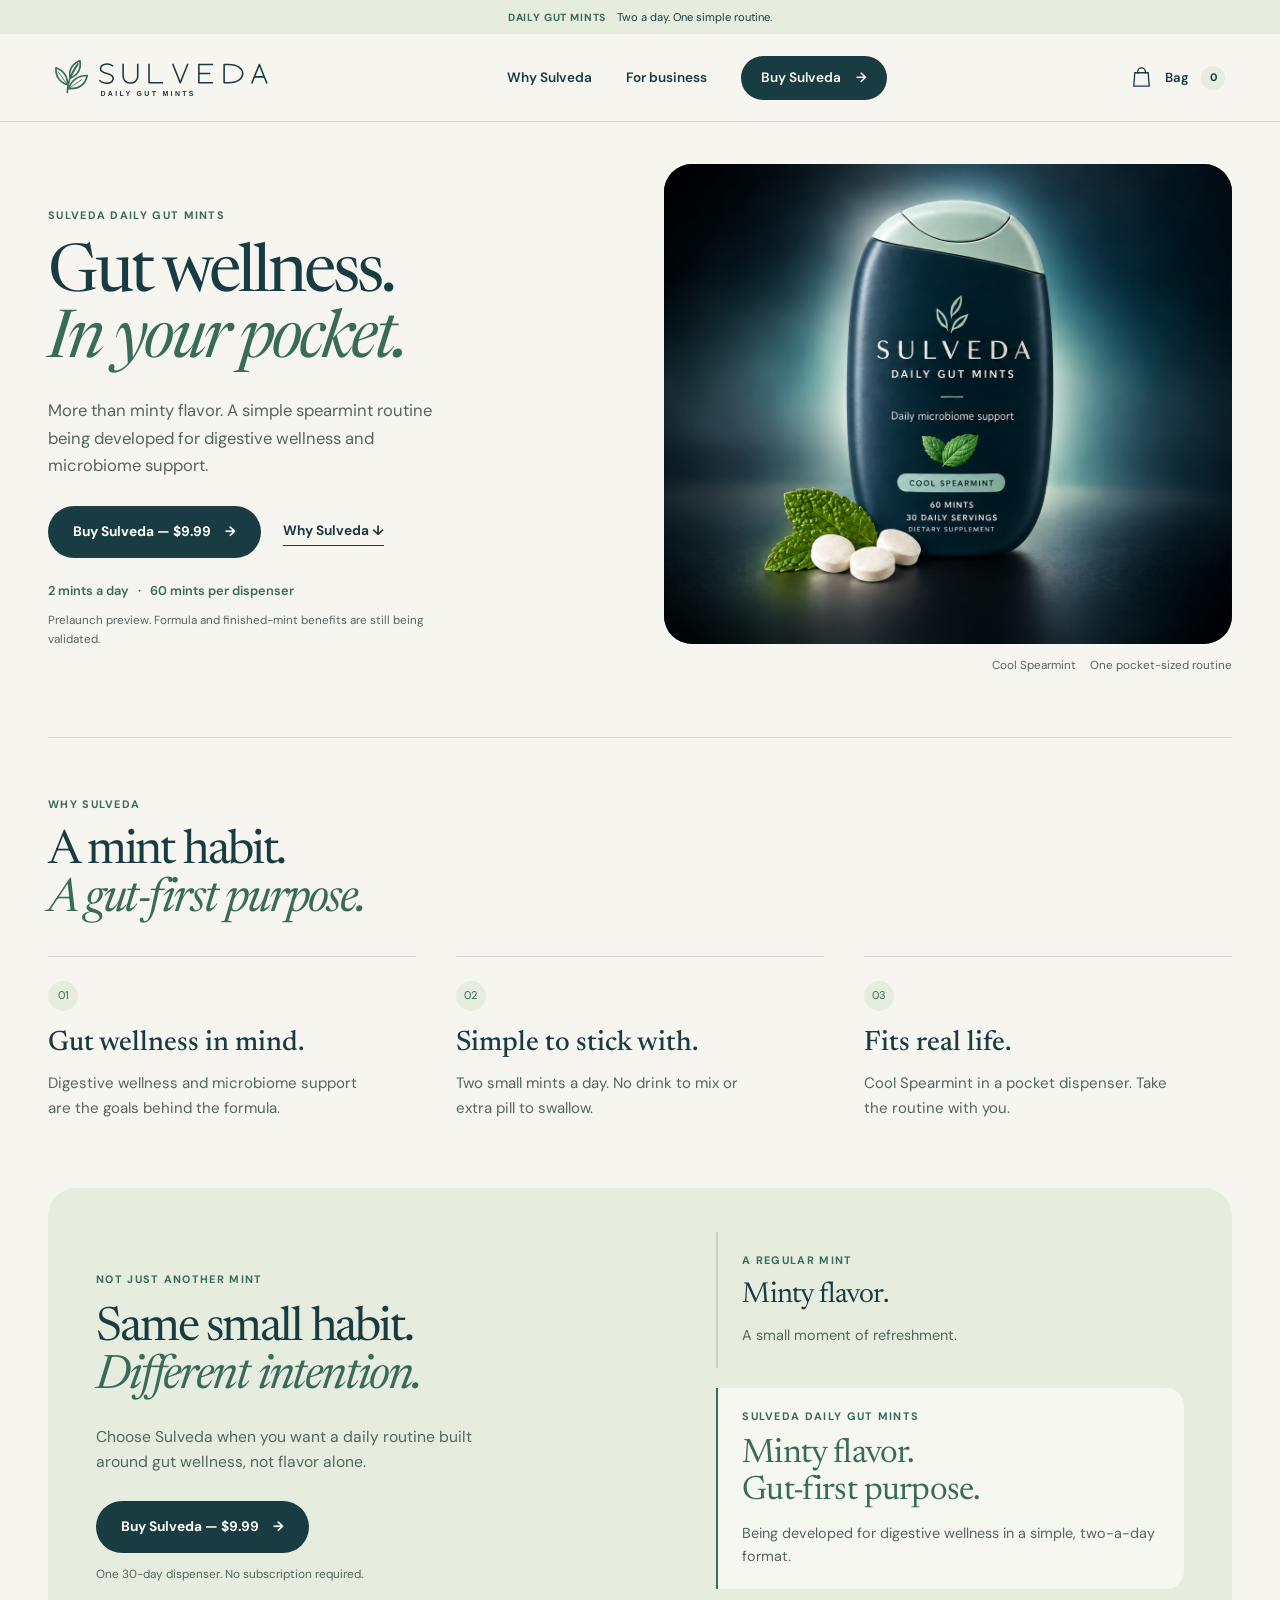
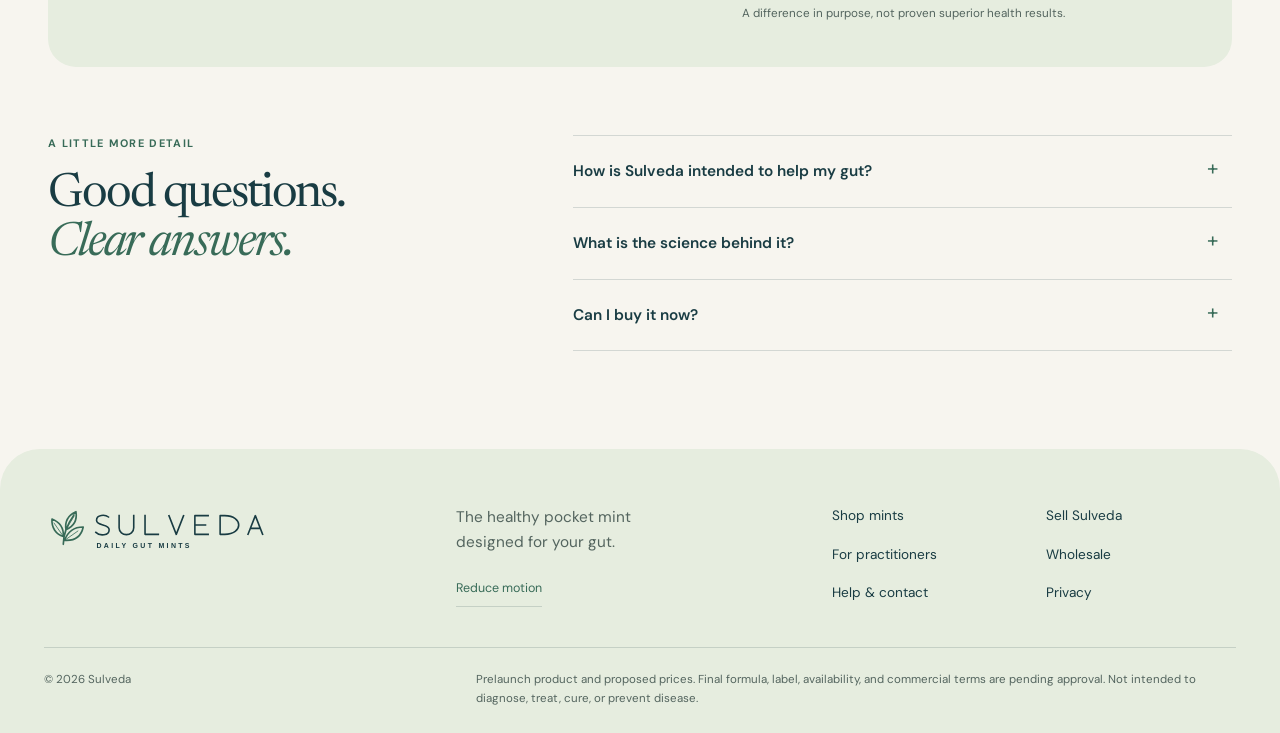
<file: index.html>
<!doctype html>
<html lang="en">
<head>
  <meta charset="utf-8"><meta name="viewport" content="width=device-width, initial-scale=1">
  <meta name="description" content="Meet Sulveda Daily Gut Mints: a pocket-sized, two-a-day spearmint routine being developed for digestive wellness. Choose your supply."><meta name="theme-color" content="#193c43">
  <meta property="og:type" content="website"><meta property="og:title" content="Sulveda | Gut Wellness. In Your Pocket."><meta property="og:description" content="More than minty flavor. A simple daily mint being developed with gut wellness in mind. Meet Sulveda and choose your supply."><meta property="og:image" content="https://sre-2025.github.io/sulveda-preview/assets/sulveda-daily-gut-mints-single.png">
  <title>Sulveda | Gut Wellness. In Your Pocket.</title><link rel="icon" href="assets/sulveda-mark.svg?v=20261022-flow" type="image/svg+xml">
  <link rel="preconnect" href="https://fonts.googleapis.com"><link rel="preconnect" href="https://fonts.gstatic.com" crossorigin><link href="https://fonts.googleapis.com/css2?family=DM+Sans:wght@400;500;600;700&amp;family=Newsreader:opsz,wght@6..72,400;6..72,500;6..72,600&amp;display=swap" rel="stylesheet">
  <link rel="stylesheet" href="styles.css?v=20261022"><link rel="stylesheet" href="storefront.css?v=20261023-review">
  <script src="commerce.js?v=20261023-annual" defer></script><script src="script.js?v=20261023-review" defer></script>
</head>
<body class="storefront home-focused" data-page="home">
<a class="skip-link" href="#main">Skip to content</a>
  <div class="announcement"><p><span>Daily Gut Mints</span> Two a day. One simple routine.</p></div>
  <header class="store-header">
    <a class="brand-logo" href="index.html" aria-label="Sulveda home"><img src="assets/sulveda-logo.svg?v=20261022-flow" alt="Sulveda Daily Gut Mints" width="334" height="72"></a>
    <nav aria-label="Primary navigation" class="store-nav"><a href="index.html#why">Why Sulveda</a><a href="wholesale.html">For business</a><a class="nav-buy" href="subscribe.html">Buy Sulveda <span aria-hidden="true">&rarr;</span></a></nav>
    <div class="store-header-actions"><a class="bag-link" href="cart.html" aria-label="Shopping bag"><svg viewBox="0 0 24 24" aria-hidden="true"><path d="M5 7h14l1 14H4L5 7Z M8 8V6a4 4 0 0 1 8 0v2"/></svg><span>Bag</span><b data-cart-count>0</b></a><button class="menu-button" type="button" aria-expanded="false" aria-controls="mobile-nav" data-menu-button><span></span><span></span><span class="sr-only">Open navigation</span></button></div>
    <nav class="mobile-nav" id="mobile-nav" aria-label="Mobile navigation" data-mobile-nav><a href="subscribe.html">Buy Sulveda</a><a href="index.html#why">Why Sulveda</a><a href="wholesale.html">Wholesale</a><a href="doctors.html">For practitioners</a><a href="support.html">Help &amp; contact</a></nav>
  </header>
  <main id="main">
    <section class="shopfront-hero benefits-hero">
      <div class="shopfront-copy"><p class="eyebrow">Sulveda Daily Gut Mints</p><h1>Gut wellness.<br><em>In your pocket.</em></h1><p class="shopfront-intro">More than minty flavor. A simple spearmint routine being developed for digestive wellness and microbiome support.</p><div class="benefit-hero-actions"><a class="button button-dark" href="subscribe.html">Buy Sulveda &mdash; $9.99 <span aria-hidden="true">&rarr;</span></a><a class="benefit-shop-link" href="#why">Why Sulveda &darr;</a></div><p class="home-serving">2 mints a day <span aria-hidden="true">&middot;</span> 60 mints per dispenser</p><p class="small-note home-prelaunch">Prelaunch preview. Formula and finished-mint benefits are still being validated.</p></div>
      <figure class="shopfront-bottle"><div class="product-stage" data-product-stage><img src="assets/sulveda-daily-gut-mints-single.png" alt="Sulveda Cool Spearmint Daily Gut Mints pocket dispenser" width="1536" height="1024" fetchpriority="high"></div><figcaption><span>Cool Spearmint</span><span>One pocket-sized routine</span></figcaption></figure>
    </section>
    <section class="home-benefits section-shell" id="why" aria-labelledby="benefits-title">
      <div class="benefit-section-heading"><p class="eyebrow">Why Sulveda</p><h2 id="benefits-title">A mint habit.<br><em>A gut-first purpose.</em></h2></div>
      <div class="benefit-goals"><article><span aria-hidden="true">01</span><h3>Gut wellness in mind.</h3><p>Digestive wellness and microbiome support are the goals behind the formula.</p></article><article><span aria-hidden="true">02</span><h3>Simple to stick with.</h3><p>Two small mints a day. No drink to mix or extra pill to swallow.</p></article><article><span aria-hidden="true">03</span><h3>Fits real life.</h3><p>Cool Spearmint in a pocket dispenser. Take the routine with you.</p></article></div>
    </section>
    <section class="home-difference section-shell" aria-labelledby="difference-title">
      <div class="home-difference-copy"><p class="eyebrow">Not just another mint</p><h2 id="difference-title">Same small habit.<br><em>Different intention.</em></h2><p>Choose Sulveda when you want a daily routine built around gut wellness, not flavor alone.</p><a class="button button-dark" href="subscribe.html">Buy Sulveda &mdash; $9.99 <span aria-hidden="true">&rarr;</span></a><p class="small-note">One 30-day dispenser. No subscription required.</p></div>
      <div class="home-mint-contrast" aria-label="How Sulveda differs from a regular mint"><article><p class="eyebrow">A regular mint</p><h3>Minty flavor.</h3><p>A small moment of refreshment.</p></article><article class="home-sulveda-choice"><p class="eyebrow">Sulveda Daily Gut Mints</p><h3>Minty flavor.<br>Gut-first purpose.</h3><p>Being developed for digestive wellness in a simple, two-a-day format.</p></article><p class="home-comparison-note">A difference in purpose, not proven superior health results.</p></div>
    </section>
    <section class="quick-answers benefit-faq section-shell" id="science"><div><p class="eyebrow">A little more detail</p><h2>Good questions.<br><em>Clear answers.</em></h2></div><div class="answer-list"><details><summary>How is Sulveda intended to help my gut?</summary><p>Your gut bacteria help with digestion. Sulveda is exploring targeted ingredients with microbiome support as the goal. Benefits of the finished mints have not yet been established. <a href="https://www.niddk.nih.gov/health-information/digestive-diseases/digestive-system-how-it-works" target="_blank" rel="noopener noreferrer">Learn about your gut and digestion &nearr;</a></p></details><details><summary>What is the science behind it?</summary><p>Sulveda is evaluating phages, which interact with specific bacteria. The final formula and delivery still need validation. <a href="https://pubmed.ncbi.nlm.nih.gov/30157383/" target="_blank" rel="noopener noreferrer">The PHAGE study &nearr;</a> tested a different oral preparation for safety and tolerability; it does not establish Sulveda’s benefits.</p></details><details><summary>Can I buy it now?</summary><p>This is a prelaunch preview. Choose a supply in the shop and prepare an order inquiry. Availability, payment, and shipping will be confirmed separately before purchase.</p></details></div></section>
  </main>
  <div class="mobile-buy-bar" data-context-buy-bar hidden><div><span>Daily Gut Mints</span><strong>$9.99 &middot; 60 mints</strong></div><a href="subscribe.html">Buy Sulveda &rarr;</a></div>
<footer class="store-footer">
    <div class="store-footer-top"><a class="footer-logo" href="index.html"><img src="assets/sulveda-logo.svg?v=20261022-flow" alt="Sulveda Daily Gut Mints" width="334" height="72"></a><div><p>The healthy pocket mint<br>designed for your gut.</p><button class="motion-toggle" type="button" data-motion-toggle aria-pressed="false" hidden>Reduce motion</button></div><nav aria-label="Footer navigation"><a href="subscribe.html">Shop mints</a><a href="partners.html">Sell Sulveda</a><a href="doctors.html">For practitioners</a><a href="wholesale.html">Wholesale</a><a href="support.html">Help &amp; contact</a><a href="support.html#privacy">Privacy</a></nav></div>
    <div class="store-footer-bottom"><p>&copy; <span data-year></span> Sulveda</p><p>Prelaunch product and proposed prices. Final formula, label, availability, and commercial terms are pending approval. Not intended to diagnose, treat, cure, or prevent disease.</p></div>
  </footer>
<script src="motion.js?v=20261023-home" defer></script>
<script src="experience.js?v=20261022-shopping" defer></script>
</body></html>
</file>
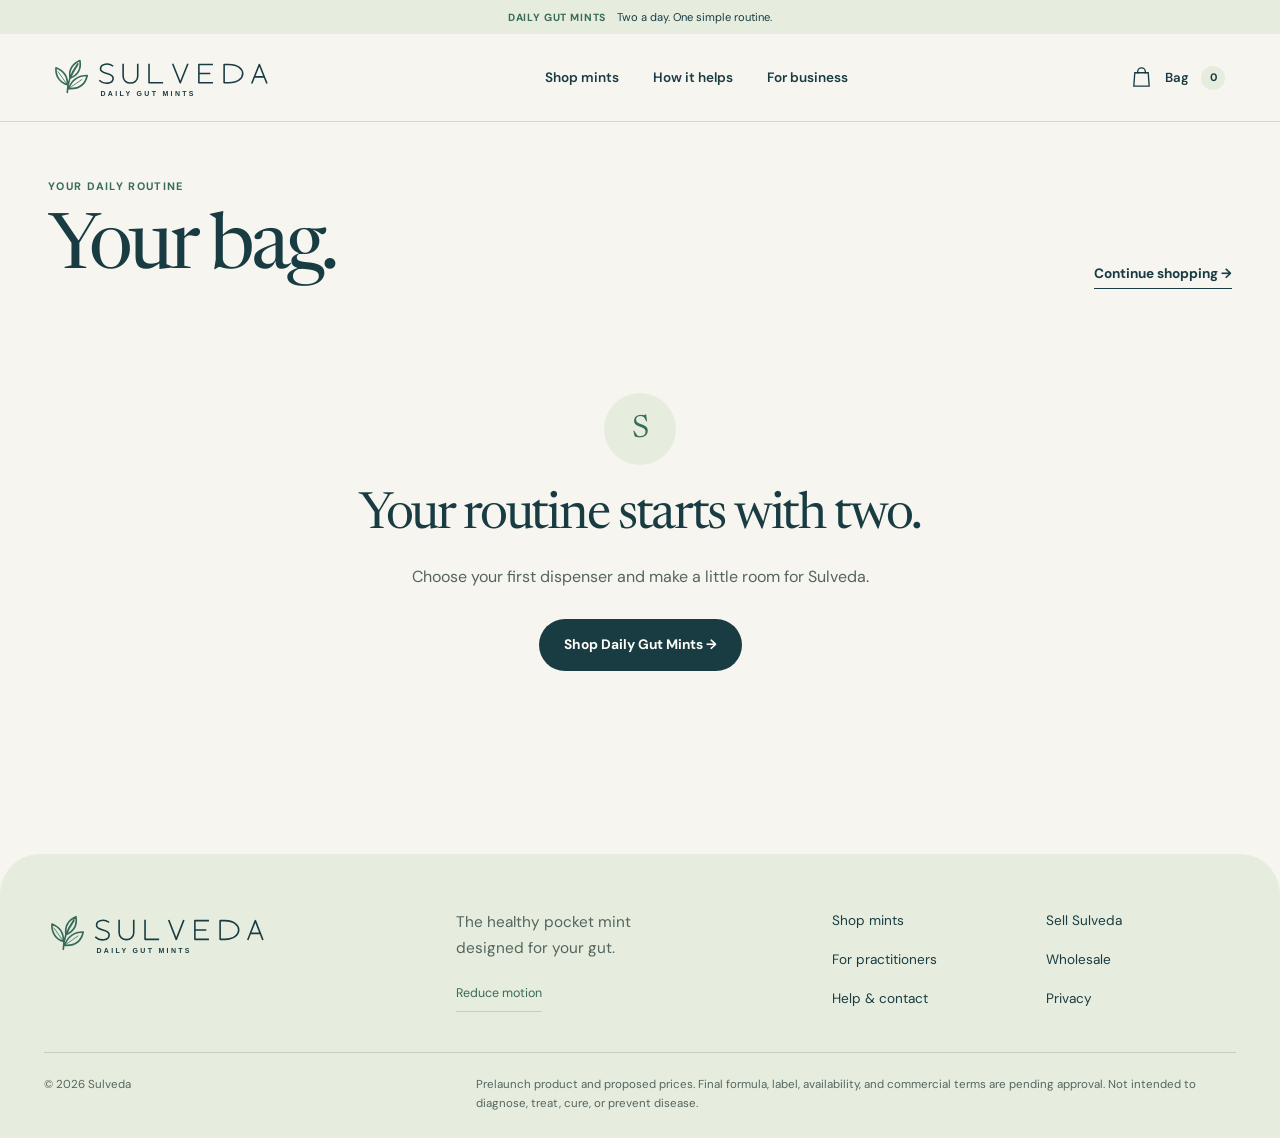
<file: cart.html>
<!doctype html>
<html lang="en">
<head>
  <meta charset="utf-8"><meta name="viewport" content="width=device-width, initial-scale=1">
  <meta name="description" content="Review your Sulveda selection, adjust quantities, and prepare an order inquiry."><meta name="theme-color" content="#193c43">
  <meta property="og:type" content="website"><meta property="og:title" content="Your Bag | Sulveda"><meta property="og:description" content="Review your Sulveda selection, adjust quantities, and prepare an order inquiry."><meta property="og:image" content="https://sre-2025.github.io/sulveda-preview/assets/sulveda-daily-gut-mints-single.png">
  <title>Your Bag | Sulveda</title><link rel="icon" href="assets/sulveda-mark.svg?v=20261022-flow" type="image/svg+xml">
  <link rel="preconnect" href="https://fonts.googleapis.com"><link rel="preconnect" href="https://fonts.gstatic.com" crossorigin><link href="https://fonts.googleapis.com/css2?family=DM+Sans:wght@400;500;600;700&amp;family=Newsreader:opsz,wght@6..72,400;6..72,500;6..72,600&amp;display=swap" rel="stylesheet">
  <link rel="stylesheet" href="styles.css?v=20261022"><link rel="stylesheet" href="storefront.css?v=20261023-review">
  <script src="commerce.js?v=20261023-annual" defer></script><script src="script.js?v=20261023-review" defer></script>
</head>
<body class="storefront" data-page="cart">
<a class="skip-link" href="#main">Skip to content</a>
  <div class="announcement"><p><span>Daily Gut Mints</span> Two a day. One simple routine.</p></div>
  <header class="store-header">
    <a class="brand-logo" href="index.html" aria-label="Sulveda home"><img src="assets/sulveda-logo.svg?v=20261022-flow" alt="Sulveda Daily Gut Mints" width="334" height="72"></a>
    <nav aria-label="Primary navigation" class="store-nav"><a href="subscribe.html">Shop mints</a><a href="index.html#why">How it helps</a><a href="wholesale.html">For business</a></nav>
    <div class="store-header-actions"><a class="bag-link" href="cart.html" aria-label="Shopping bag"><svg viewBox="0 0 24 24" aria-hidden="true"><path d="M5 7h14l1 14H4L5 7Z M8 8V6a4 4 0 0 1 8 0v2"/></svg><span>Bag</span><b data-cart-count>0</b></a><button class="menu-button" type="button" aria-expanded="false" aria-controls="mobile-nav" data-menu-button><span></span><span></span><span class="sr-only">Open navigation</span></button></div>
    <nav class="mobile-nav" id="mobile-nav" aria-label="Mobile navigation" data-mobile-nav><a href="subscribe.html">Shop mints</a><a href="index.html#why">How it helps</a><a href="wholesale.html">Wholesale</a><a href="doctors.html">For practitioners</a><a href="support.html">Help &amp; contact</a></nav>
  </header>
  <main id="main" class="bag-main section-shell">
    <div class="bag-title"><div><p class="eyebrow dark">Your daily routine</p><h1>Your bag.</h1></div><a class="underlined-link" href="subscribe.html">Continue shopping &rarr;</a></div>
    <div data-empty-cart class="empty-bag" hidden><div class="empty-mint" aria-hidden="true">S</div><h2>Your routine starts with two.</h2><p>Choose your first dispenser and make a little room for Sulveda.</p><a href="subscribe.html" class="button button-dark">Shop Daily Gut Mints &rarr;</a></div>
    <div class="bag-layout" data-filled-cart hidden>
      <section aria-label="Items in your bag"><div data-cart-items class="bag-items"></div><p class="cart-feedback" data-cart-notice aria-live="polite"></p><p class="cart-saving" data-cart-saving hidden></p><a class="underlined-link" href="wholesale.html">Ordering for a store? Request wholesale &rarr;</a></section>
      <aside class="bag-summary" aria-label="Order summary"><p class="eyebrow dark">Your selection</p><h2>A little daily purpose.</h2><dl><div><dt>Subtotal</dt><dd data-cart-subtotal>$0.00</dd></div><div><dt>Shipping &amp; tax</dt><dd>Confirmed before payment</dd></div><div class="summary-total"><dt data-subtotal-label>Proposed subtotal</dt><dd data-cart-total>$0.00</dd></div></dl><div class="renewal-box" data-cart-renewal hidden></div><p class="bag-supply" data-cart-supply></p><a class="button button-dark" href="checkout.html">Prepare order inquiry &rarr;</a><p class="shopping-status">No charge today. Product availability and final terms are confirmed by the team.</p></aside>
    </div>
    <template id="cart-item-template"><article class="bag-item"><a class="bag-item-image" href="subscribe.html"><img src="assets/sulveda-daily-gut-mints-single.png" alt="Sulveda Daily Gut Mints dispenser" width="1536" height="1024"></a><div class="bag-item-detail"><p class="eyebrow dark">Cool Spearmint</p><h2 data-item-name></h2><p data-item-description></p><span data-item-price></span><div class="bag-item-controls"><div class="quantity-stepper"><button type="button" data-step="-1" aria-label="Decrease quantity">&minus;</button><input type="number" inputmode="numeric" min="1" max="10" value="1" data-item-quantity aria-label="Quantity"><button type="button" data-step="1" aria-label="Increase quantity">+</button></div><button type="button" class="remove-item" data-remove-item>Remove</button></div></div><strong class="bag-item-total" data-item-total></strong></article></template>
    <noscript><p>Enable JavaScript to review your bag, or <a href="mailto:williamcolton@paldara.com">contact Sulveda</a>.</p></noscript>
  </main>
<footer class="store-footer">
    <div class="store-footer-top"><a class="footer-logo" href="index.html"><img src="assets/sulveda-logo.svg?v=20261022-flow" alt="Sulveda Daily Gut Mints" width="334" height="72"></a><div><p>The healthy pocket mint<br>designed for your gut.</p><button class="motion-toggle" type="button" data-motion-toggle aria-pressed="false" hidden>Reduce motion</button></div><nav aria-label="Footer navigation"><a href="subscribe.html">Shop mints</a><a href="partners.html">Sell Sulveda</a><a href="doctors.html">For practitioners</a><a href="wholesale.html">Wholesale</a><a href="support.html">Help &amp; contact</a><a href="support.html#privacy">Privacy</a></nav></div>
    <div class="store-footer-bottom"><p>&copy; <span data-year></span> Sulveda</p><p>Prelaunch product and proposed prices. Final formula, label, availability, and commercial terms are pending approval. Not intended to diagnose, treat, cure, or prevent disease.</p></div>
  </footer>
<script src="motion.js?v=20261022-flow" defer></script>
<script src="experience.js?v=20261022-shopping" defer></script>
</body></html>
</file>
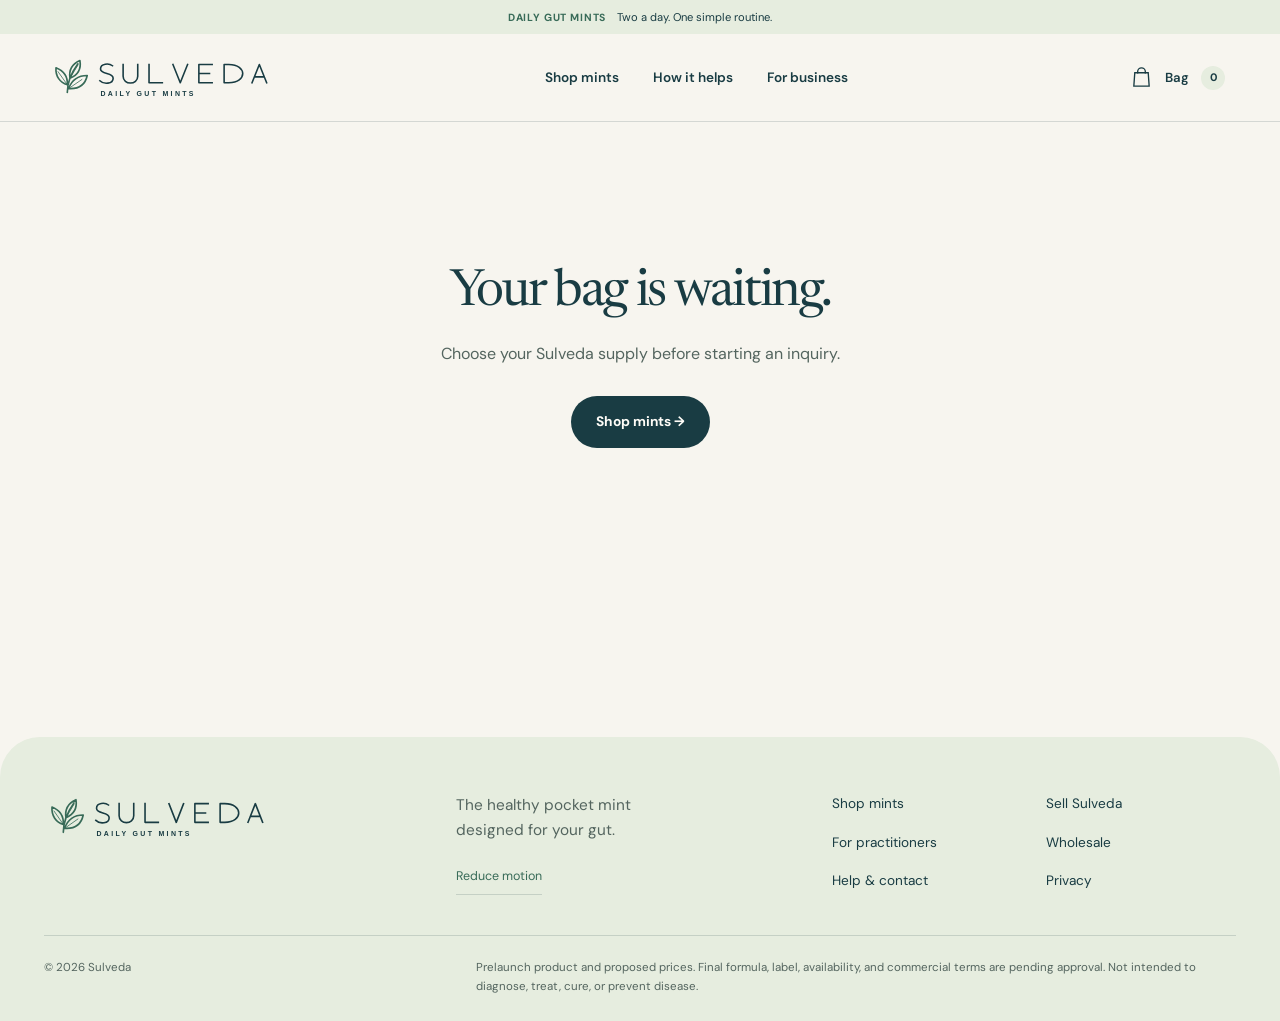
<file: checkout.html>
<!doctype html>
<html lang="en">
<head>
  <meta charset="utf-8"><meta name="viewport" content="width=device-width, initial-scale=1">
  <meta name="description" content="Prepare your Sulveda order inquiry. Review your supply and contact the Sulveda team about availability."><meta name="theme-color" content="#193c43">
  <meta property="og:type" content="website"><meta property="og:title" content="Order Inquiry | Sulveda"><meta property="og:description" content="Prepare your Sulveda order inquiry. Review your supply and contact the Sulveda team about availability."><meta property="og:image" content="https://sre-2025.github.io/sulveda-preview/assets/sulveda-daily-gut-mints-single.png">
  <title>Order Inquiry | Sulveda</title><link rel="icon" href="assets/sulveda-mark.svg?v=20261022-flow" type="image/svg+xml">
  <link rel="preconnect" href="https://fonts.googleapis.com"><link rel="preconnect" href="https://fonts.gstatic.com" crossorigin><link href="https://fonts.googleapis.com/css2?family=DM+Sans:wght@400;500;600;700&amp;family=Newsreader:opsz,wght@6..72,400;6..72,500;6..72,600&amp;display=swap" rel="stylesheet">
  <link rel="stylesheet" href="styles.css?v=20261022"><link rel="stylesheet" href="storefront.css?v=20261023-review">
  <script src="commerce.js?v=20261023-annual" defer></script><script src="script.js?v=20261023-review" defer></script>
</head>
<body class="storefront" data-page="checkout">
<a class="skip-link" href="#main">Skip to content</a>
  <div class="announcement"><p><span>Daily Gut Mints</span> Two a day. One simple routine.</p></div>
  <header class="store-header">
    <a class="brand-logo" href="index.html" aria-label="Sulveda home"><img src="assets/sulveda-logo.svg?v=20261022-flow" alt="Sulveda Daily Gut Mints" width="334" height="72"></a>
    <nav aria-label="Primary navigation" class="store-nav"><a href="subscribe.html">Shop mints</a><a href="index.html#why">How it helps</a><a href="wholesale.html">For business</a></nav>
    <div class="store-header-actions"><a class="bag-link" href="cart.html" aria-label="Shopping bag"><svg viewBox="0 0 24 24" aria-hidden="true"><path d="M5 7h14l1 14H4L5 7Z M8 8V6a4 4 0 0 1 8 0v2"/></svg><span>Bag</span><b data-cart-count>0</b></a><button class="menu-button" type="button" aria-expanded="false" aria-controls="mobile-nav" data-menu-button><span></span><span></span><span class="sr-only">Open navigation</span></button></div>
    <nav class="mobile-nav" id="mobile-nav" aria-label="Mobile navigation" data-mobile-nav><a href="subscribe.html">Shop mints</a><a href="index.html#why">How it helps</a><a href="wholesale.html">Wholesale</a><a href="doctors.html">For practitioners</a><a href="support.html">Help &amp; contact</a></nav>
  </header>
  <main id="main" class="enquiry-main section-shell">
    <h1 class="sr-only">Your order inquiry</h1>
    <div data-checkout-empty class="empty-bag" hidden><h2>Your bag is waiting.</h2><p>Choose your Sulveda supply before starting an inquiry.</p><a href="subscribe.html" class="button button-dark">Shop mints &rarr;</a></div>
    <div class="enquiry-layout" data-checkout-content hidden>
      <section class="enquiry-form-area"><a class="underlined-link" href="cart.html">&larr; Back to bag</a><p class="eyebrow dark">Founding launch</p><h2 class="checkout-title">Make it your<br>daily routine.</h2><p class="enquiry-intro">Prepare an order inquiry. The Sulveda team will confirm availability, delivery, and final pricing before you purchase.</p>
        <form method="post" data-order-enquiry><div class="form-grid"><label for="customer-name">Full name<input id="customer-name" name="name" autocomplete="name" maxlength="120" required></label><label for="customer-email">Email<input id="customer-email" name="email" type="email" autocomplete="email" maxlength="160" required></label><label for="customer-phone">Phone <span class="field-optional">(optional)</span><input id="customer-phone" name="phone" type="tel" autocomplete="tel" maxlength="40"></label><label for="customer-postal">Delivery ZIP / postal code<input id="customer-postal" name="postal" autocomplete="postal-code" maxlength="20" required></label><label class="full" for="customer-notes">Anything else? <span class="field-optional">(optional)</span><textarea id="customer-notes" name="notes" rows="3" maxlength="1500" placeholder="Order or delivery questions"></textarea></label></div><p class="form-privacy">Contact details are used for this inquiry. <a href="support.html#privacy">How your information is handled</a></p><div class="subscription-review" data-subscription-review hidden><label><input type="checkbox" name="subscription-acknowledgment" data-subscription-ack><span data-subscription-ack-copy></span></label><p>Final cancellation and renewal terms must be confirmed before paid enrollment opens.</p></div><button class="button button-dark enquiry-submit" type="submit" disabled>Prepare my inquiry &rarr;</button><p class="shopping-status">You will review the inquiry before choosing to send it. No payment or subscription starts here.</p></form>
        <section class="enquiry-ready" data-enquiry-ready hidden aria-live="polite"><span class="ready-marker" aria-hidden="true">&#10003;</span><p class="eyebrow dark">Ready for your review</p><h2>Your inquiry is ready.</h2><p>Choose “Open email” to prepare a draft for the Sulveda team, then send it from your email app. If you use webmail, copy the details into a new message.</p><p class="enquiry-recipient">Send to <a href="mailto:williamcolton@paldara.com">williamcolton@paldara.com</a></p><pre data-enquiry-preview></pre><div class="enquiry-actions"><a class="button button-dark" data-enquiry-mailto href="mailto:williamcolton@paldara.com">Open email &rarr;</a><button type="button" class="button button-outline" data-copy-enquiry>Copy inquiry</button><button type="button" class="plain-button" data-download-enquiry>Download details</button></div><p class="small-note" data-enquiry-status aria-live="polite">Nothing has been sent yet. Complete sending in your email app.</p><button class="underlined-link plain-button" type="button" data-edit-enquiry>Edit my details</button></section>
      </section>
      <aside class="enquiry-summary" aria-label="Your order inquiry"><img src="assets/sulveda-daily-gut-mints-single.png" alt="Sulveda Cool Spearmint dispenser" width="1536" height="1024"><div class="enquiry-summary-inner"><p class="eyebrow dark">Your selection</p><div data-checkout-lines></div><dl><div><dt data-subtotal-label>Proposed subtotal</dt><dd data-cart-subtotal></dd></div><div><dt>Shipping &amp; tax</dt><dd>To be confirmed</dd></div><div class="summary-total"><dt>Payment collected today</dt><dd>$0.00</dd></div></dl><div class="renewal-box" data-cart-renewal hidden></div><a class="underlined-link" href="cart.html">Edit bag &rarr;</a></div></aside>
    </div>
    <noscript><p>Enable JavaScript to prepare an inquiry, or <a href="mailto:williamcolton@paldara.com">email Sulveda</a> with your preferred supply.</p></noscript>
  </main>
<footer class="store-footer">
    <div class="store-footer-top"><a class="footer-logo" href="index.html"><img src="assets/sulveda-logo.svg?v=20261022-flow" alt="Sulveda Daily Gut Mints" width="334" height="72"></a><div><p>The healthy pocket mint<br>designed for your gut.</p><button class="motion-toggle" type="button" data-motion-toggle aria-pressed="false" hidden>Reduce motion</button></div><nav aria-label="Footer navigation"><a href="subscribe.html">Shop mints</a><a href="partners.html">Sell Sulveda</a><a href="doctors.html">For practitioners</a><a href="wholesale.html">Wholesale</a><a href="support.html">Help &amp; contact</a><a href="support.html#privacy">Privacy</a></nav></div>
    <div class="store-footer-bottom"><p>&copy; <span data-year></span> Sulveda</p><p>Prelaunch product and proposed prices. Final formula, label, availability, and commercial terms are pending approval. Not intended to diagnose, treat, cure, or prevent disease.</p></div>
  </footer>
<script src="motion.js?v=20261022-flow" defer></script>
<script src="experience.js?v=20261022-shopping" defer></script>
</body></html>
</file>
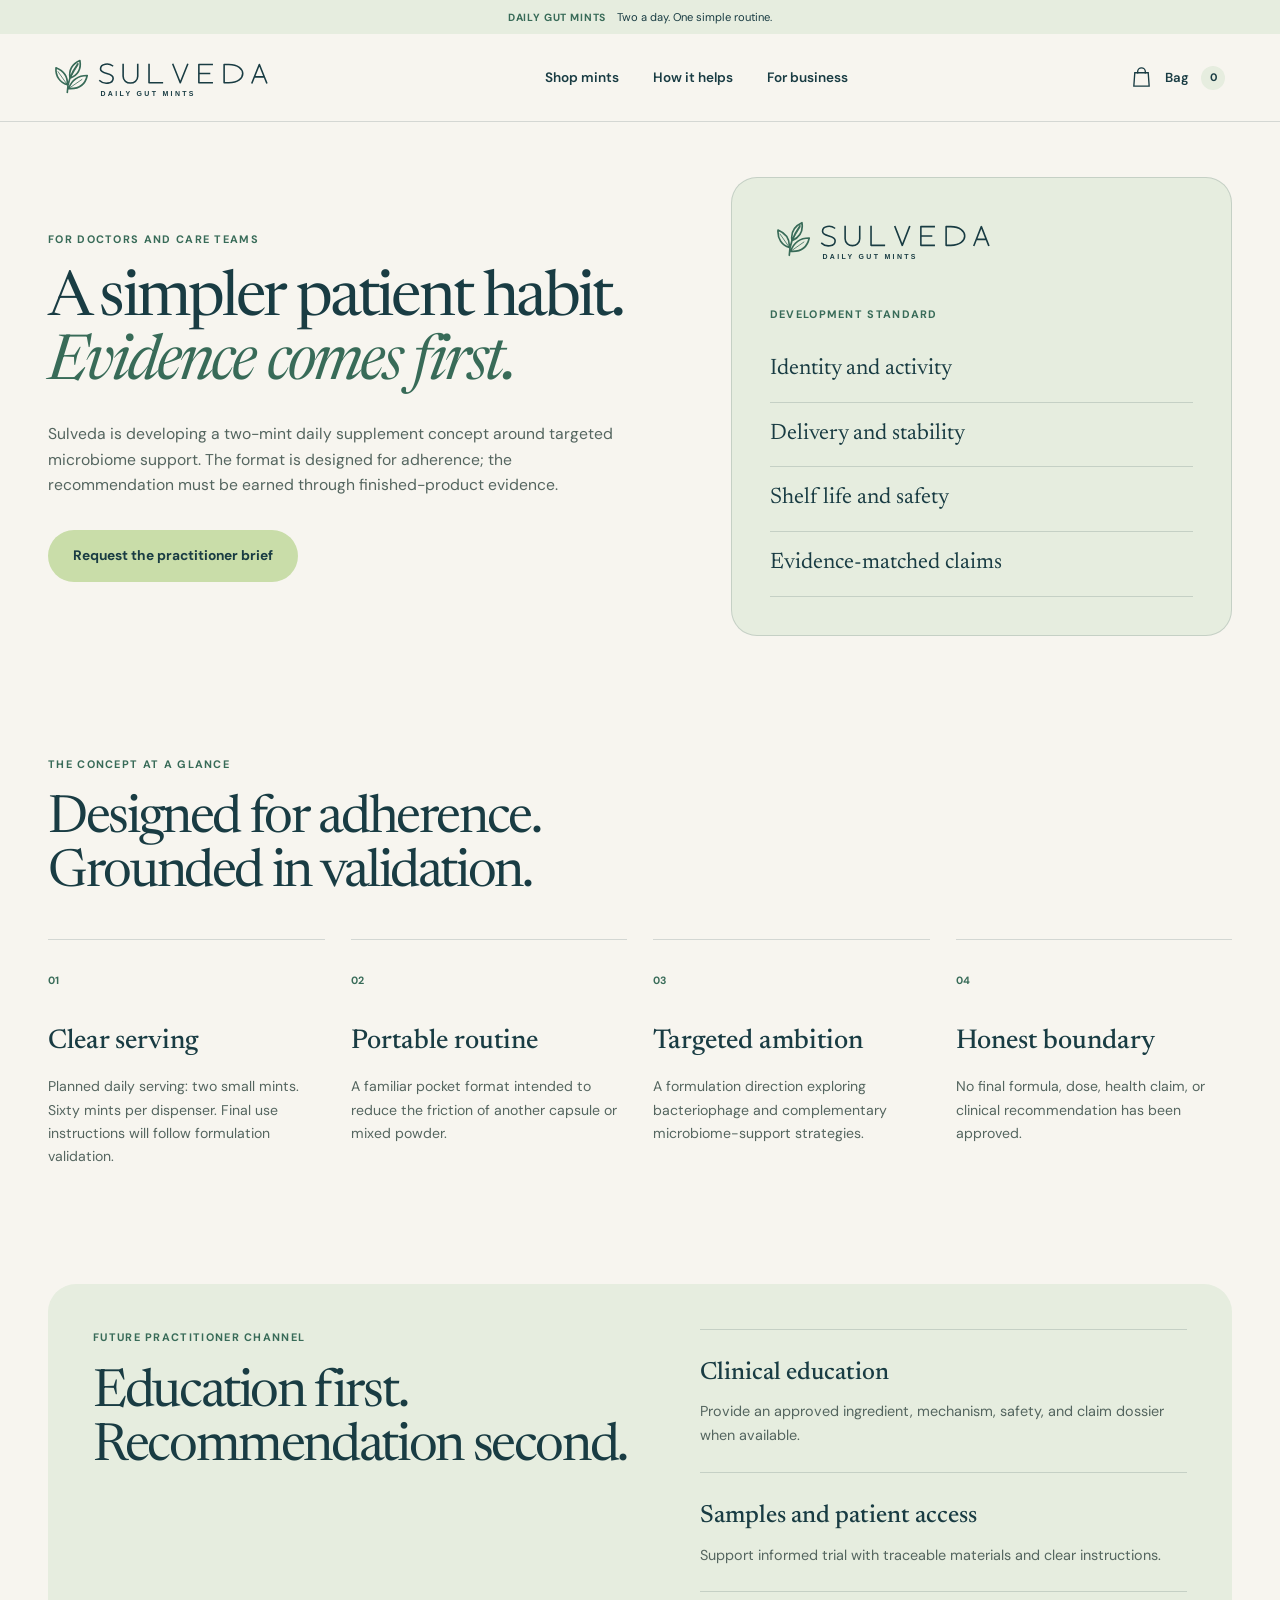
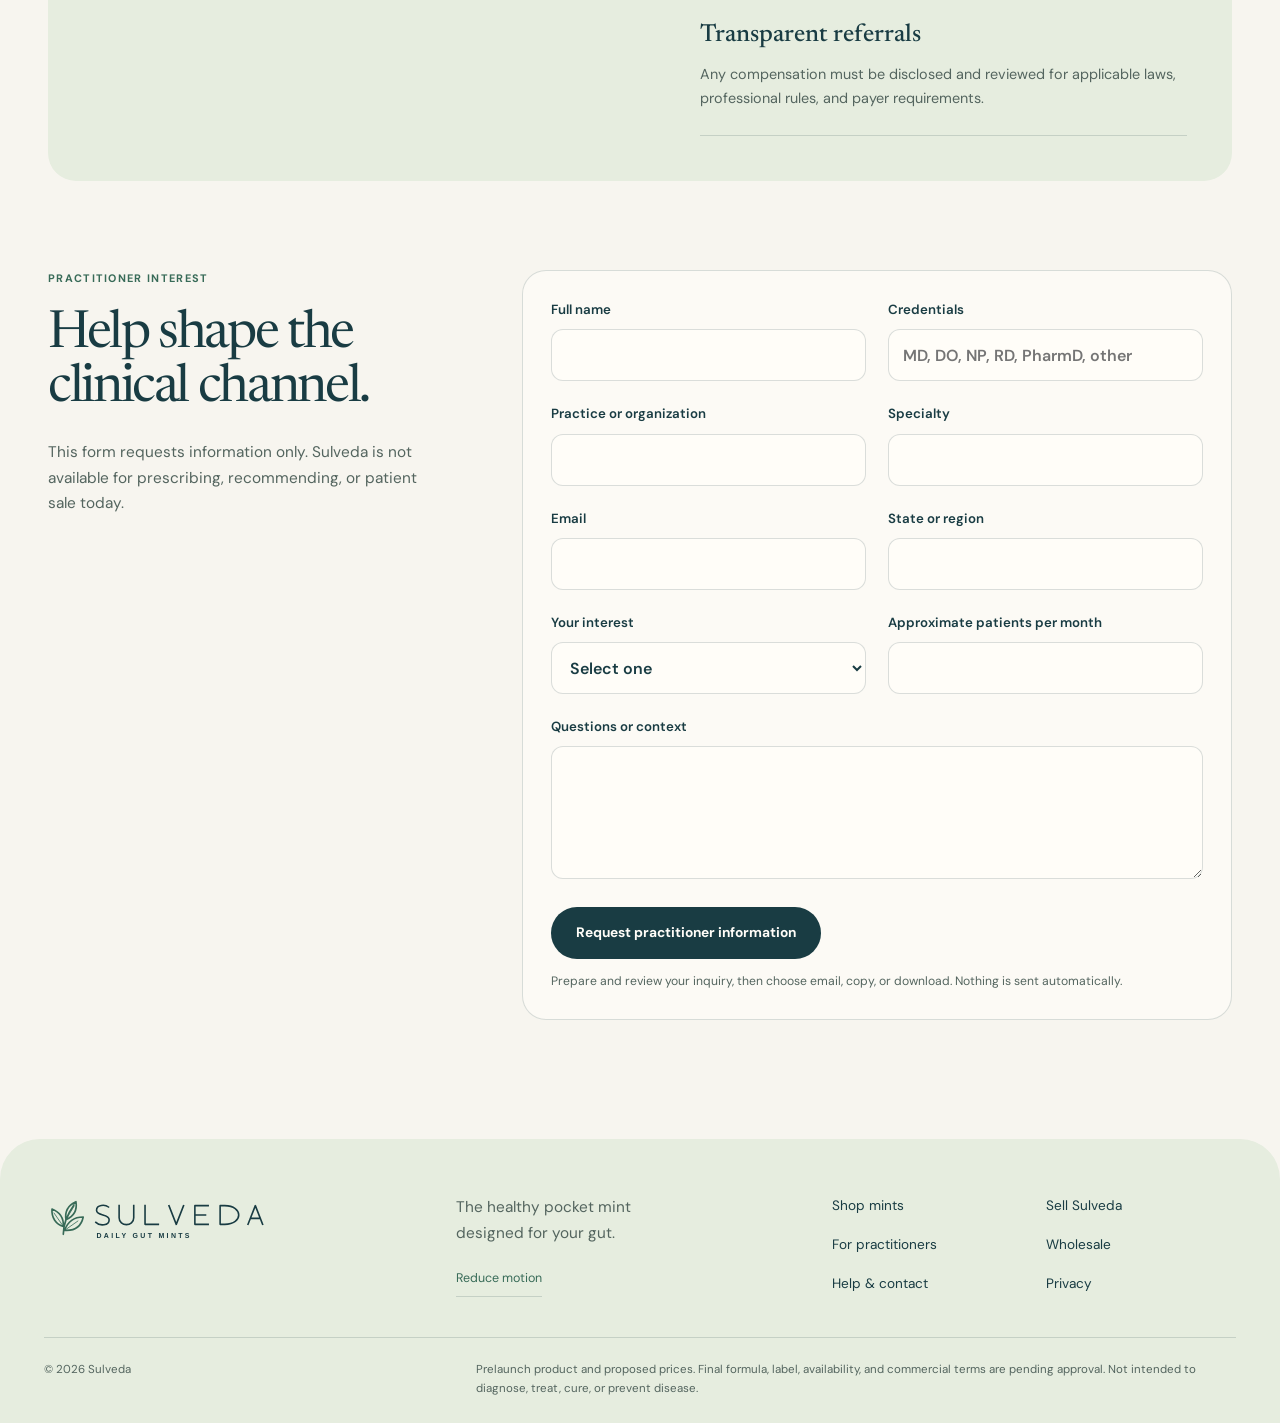
<file: doctors.html>
<!doctype html>
<html lang="en"><head>
  <meta charset="utf-8"><meta name="viewport" content="width=device-width, initial-scale=1"><meta name="description" content="The evidence-first Sulveda practitioner concept for doctors and healthcare professionals."><meta name="theme-color" content="#193c43"><title>Sulveda for Doctors | Practitioner Interest</title>
  <link rel="preconnect" href="https://fonts.googleapis.com"><link rel="preconnect" href="https://fonts.gstatic.com" crossorigin><link href="https://fonts.googleapis.com/css2?family=DM+Sans:wght@400;500;600;700&amp;family=Newsreader:opsz,wght@6..72,400;6..72,500;6..72,600&amp;display=swap" rel="stylesheet"><link rel="stylesheet" href="styles.css?v=20261022">
  <link rel="stylesheet" href="storefront.css?v=20261023-review"><link rel="icon" href="assets/sulveda-mark.svg?v=20261022-flow" type="image/svg+xml">
</head><body class="storefront" data-page="doctors">
  <a class="skip-link" href="#main">Skip to content</a>
  <div class="announcement"><p><span>Daily Gut Mints</span> Two a day. One simple routine.</p></div>
  <header class="store-header">
    <a class="brand-logo" href="index.html" aria-label="Sulveda home"><img src="assets/sulveda-logo.svg?v=20261022-flow" alt="Sulveda Daily Gut Mints" width="334" height="72"></a>
    <nav aria-label="Primary navigation" class="store-nav"><a href="subscribe.html">Shop mints</a><a href="index.html#why">How it helps</a><a href="wholesale.html">For business</a></nav>
    <div class="store-header-actions"><a class="bag-link" href="cart.html" aria-label="Shopping bag"><svg viewBox="0 0 24 24" aria-hidden="true"><path d="M5 7h14l1 14H4L5 7Z M8 8V6a4 4 0 0 1 8 0v2"/></svg><span>Bag</span><b data-cart-count>0</b></a><button class="menu-button" type="button" aria-expanded="false" aria-controls="mobile-nav" data-menu-button><span></span><span></span><span class="sr-only">Open navigation</span></button></div>
    <nav class="mobile-nav" id="mobile-nav" aria-label="Mobile navigation" data-mobile-nav><a href="subscribe.html">Shop mints</a><a href="index.html#why">How it helps</a><a href="wholesale.html">Wholesale</a><a href="doctors.html">For practitioners</a><a href="support.html">Help &amp; contact</a></nav>
  </header>
  <main id="main">
    <section class="doctor-hero"><div class="section-shell doctor-hero-grid"><div class="page-hero-copy reveal"><p class="eyebrow">For doctors and care teams</p><h1>A simpler patient habit.<br><em>Evidence comes first.</em></h1><p>Sulveda is developing a two-mint daily supplement concept around targeted microbiome support. The format is designed for adherence; the recommendation must be earned through finished-product evidence.</p><a class="button button-primary" href="#interest">Request the practitioner brief</a></div><div class="clinical-card reveal"><img src="assets/sulveda-logo.svg?v=20261022-flow" alt="Sulveda Daily Gut Mints"><p>Development standard</p><ul><li>Identity and activity</li><li>Delivery and stability</li><li>Shelf life and safety</li><li>Evidence-matched claims</li></ul></div></div></section>

    <section class="section-shell doctor-concept"><div class="section-title dark-title reveal"><p class="eyebrow dark">The concept at a glance</p><h2>Designed for adherence.<br>Grounded in validation.</h2></div><div class="doctor-grid reveal"><article><span>01</span><h3>Clear serving</h3><p>Planned daily serving: two small mints. Sixty mints per dispenser. Final use instructions will follow formulation validation.</p></article><article><span>02</span><h3>Portable routine</h3><p>A familiar pocket format intended to reduce the friction of another capsule or mixed powder.</p></article><article><span>03</span><h3>Targeted ambition</h3><p>A formulation direction exploring bacteriophage and complementary microbiome-support strategies.</p></article><article><span>04</span><h3>Honest boundary</h3><p>No final formula, dose, health claim, or clinical recommendation has been approved.</p></article></div></section>

    <section class="principles-section"><div class="section-shell principles-grid reveal"><div><p class="eyebrow">Future practitioner channel</p><h2>Education first. Recommendation second.</h2></div><div><article><strong>Clinical education</strong><p>Provide an approved ingredient, mechanism, safety, and claim dossier when available.</p></article><article><strong>Samples and patient access</strong><p>Support informed trial with traceable materials and clear instructions.</p></article><article><strong>Transparent referrals</strong><p>Any compensation must be disclosed and reviewed for applicable laws, professional rules, and payer requirements.</p></article></div></div></section>

    <section class="form-section" id="interest"><div class="form-shell section-shell reveal"><div class="form-intro"><p class="eyebrow dark">Practitioner interest</p><h2>Help shape the clinical channel.</h2><p>This form requests information only. Sulveda is not available for prescribing, recommending, or patient sale today.</p></div><form method="post" data-mail-form data-subject="Sulveda Practitioner Interest" data-recipient="williamcolton@paldara.com"><div class="form-grid"><label>Full name<input name="Full name" autocomplete="name" required maxlength="240"></label><label>Credentials<input name="Credentials" placeholder="MD, DO, NP, RD, PharmD, other" required maxlength="240"></label><label>Practice or organization<input name="Practice" autocomplete="organization" required maxlength="240"></label><label>Specialty<input name="Specialty" maxlength="240"></label><label>Email<input type="email" name="Email" autocomplete="email" required maxlength="240"></label><label>State or region<input name="State or region" autocomplete="address-level1" maxlength="240"></label><label>Your interest<select name="Practitioner interest" required><option value="">Select one</option><option>Clinical education</option><option>Research or evidence review</option><option>Samples when available</option><option>Patient referral</option><option>Practice wholesale</option></select></label><label>Approximate patients per month<input type="number" min="0" name="Patients per month"></label><label class="full">Questions or context<textarea name="Questions or context" rows="4" maxlength="1500"></textarea></label></div><button class="button button-dark" type="submit" data-mail-submit disabled>Request practitioner information</button><p class="form-status" data-form-status aria-live="polite">Prepare and review your inquiry, then choose email, copy, or download. Nothing is sent automatically.</p><noscript><p>Enable JavaScript to prepare an inquiry, or <a href="mailto:williamcolton@paldara.com">email Sulveda directly</a>. This form does not submit orders.</p></noscript></form></div></section>
  </main>
  <footer class="store-footer">
    <div class="store-footer-top"><a class="footer-logo" href="index.html"><img src="assets/sulveda-logo.svg?v=20261022-flow" alt="Sulveda Daily Gut Mints" width="334" height="72"></a><div><p>The healthy pocket mint<br>designed for your gut.</p><button class="motion-toggle" type="button" data-motion-toggle aria-pressed="false" hidden>Reduce motion</button></div><nav aria-label="Footer navigation"><a href="subscribe.html">Shop mints</a><a href="partners.html">Sell Sulveda</a><a href="doctors.html">For practitioners</a><a href="wholesale.html">Wholesale</a><a href="support.html">Help &amp; contact</a><a href="support.html#privacy">Privacy</a></nav></div>
    <div class="store-footer-bottom"><p>&copy; <span data-year></span> Sulveda</p><p>Prelaunch product and proposed prices. Final formula, label, availability, and commercial terms are pending approval. Not intended to diagnose, treat, cure, or prevent disease.</p></div>
  </footer><script src="commerce.js?v=20261023-annual"></script><script src="script.js?v=20261023-review"></script>
<script src="motion.js?v=20261022-flow" defer></script>
<script src="experience.js?v=20261022-shopping" defer></script>
</body></html>
</file>
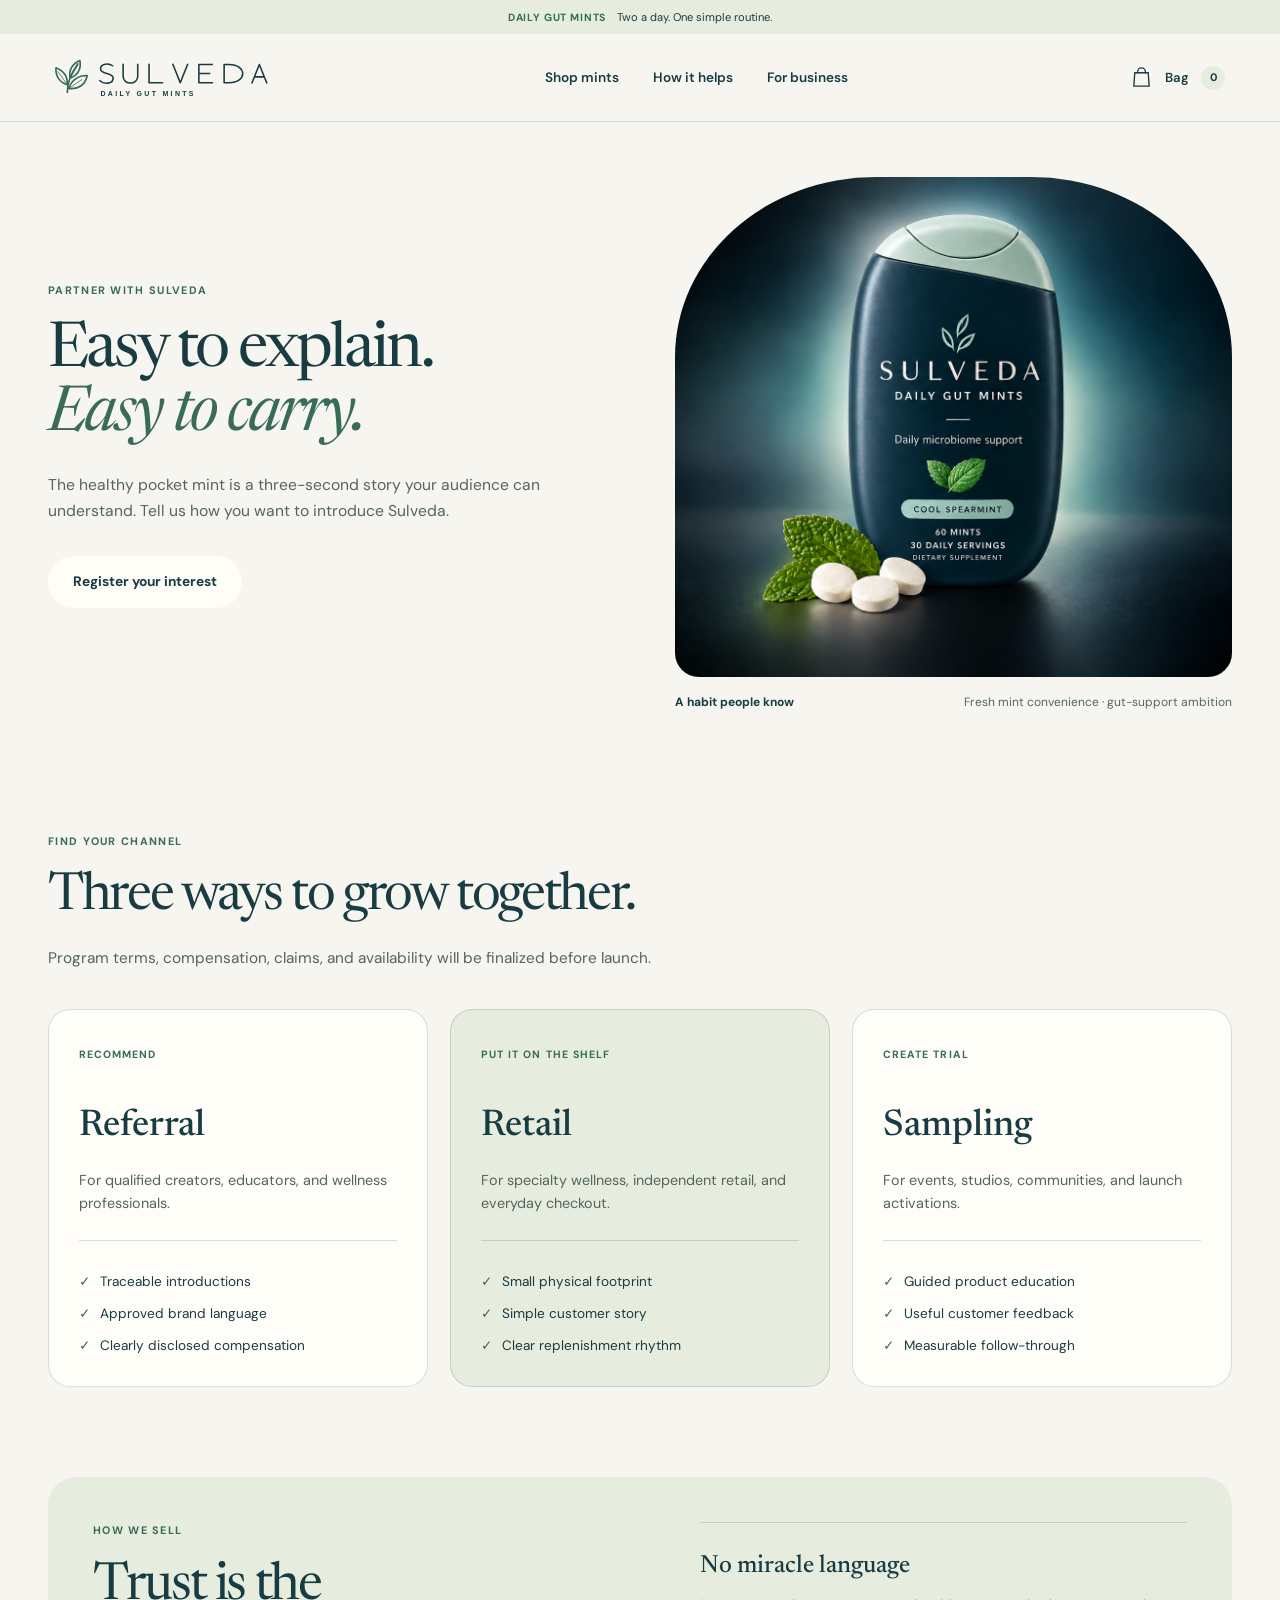
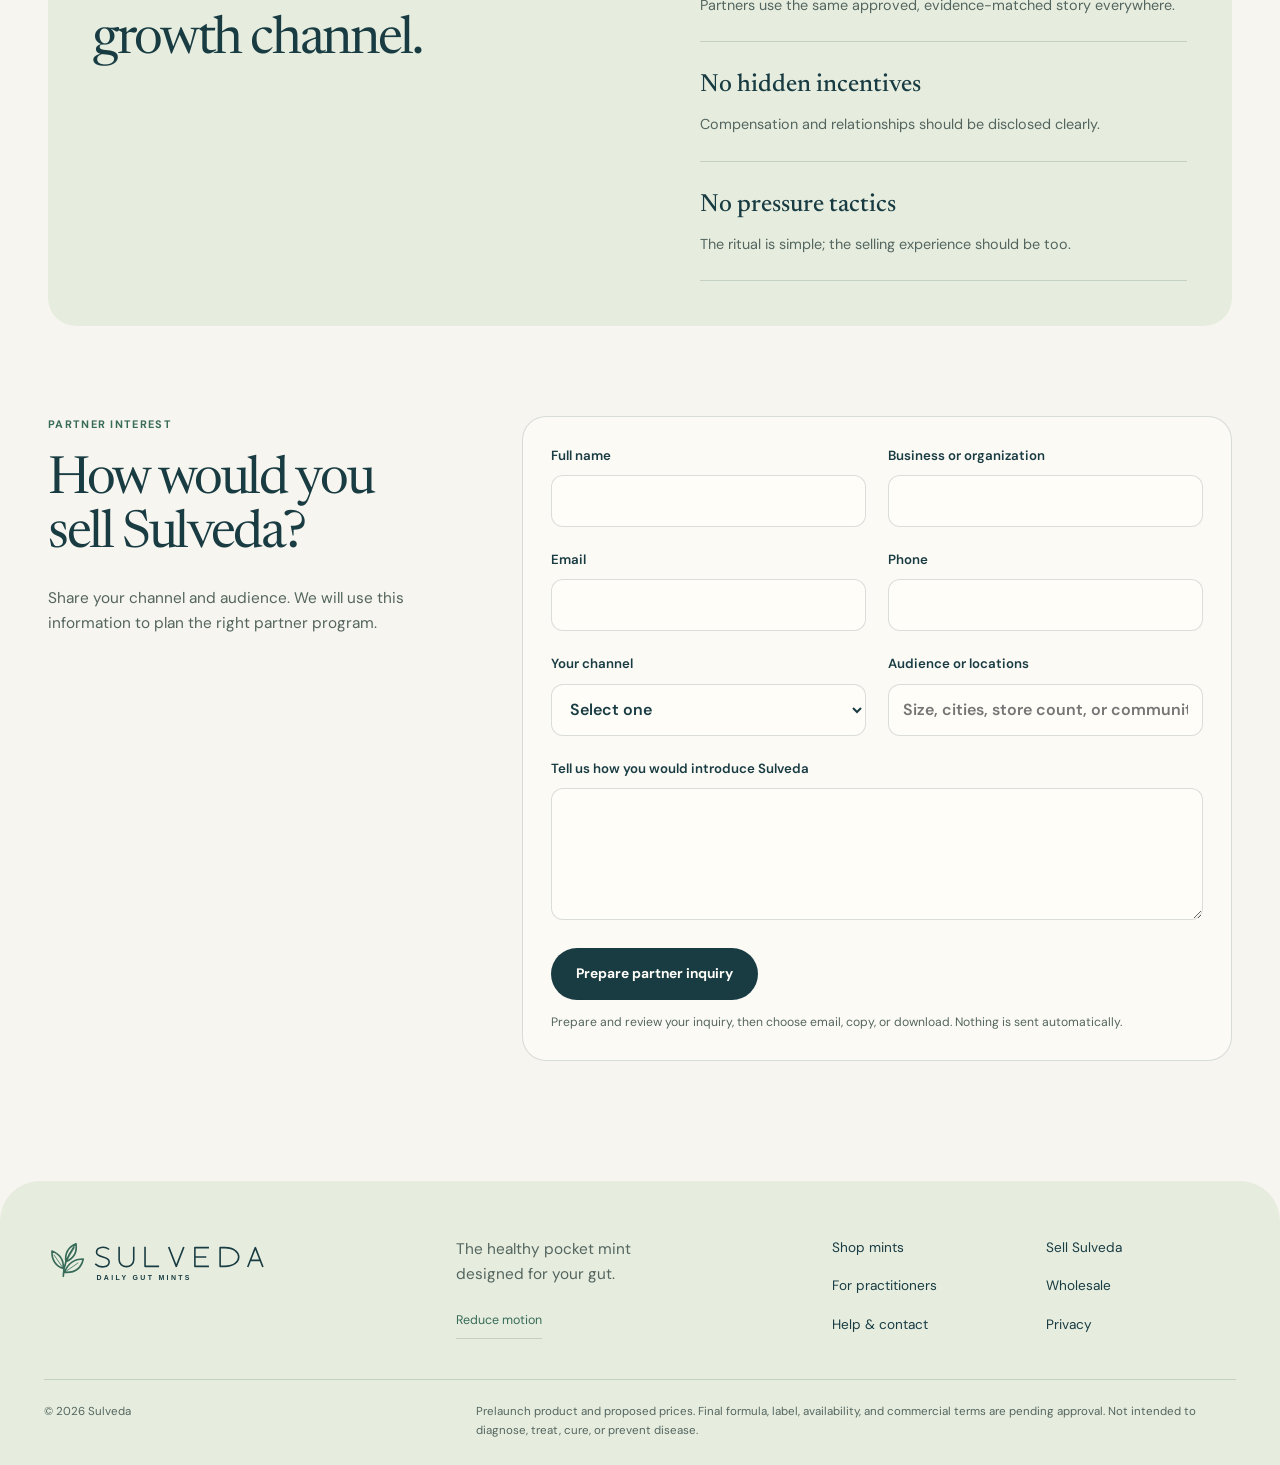
<file: partners.html>
<!doctype html>
<html lang="en"><head>
  <meta charset="utf-8"><meta name="viewport" content="width=device-width, initial-scale=1"><meta name="description" content="Register interest in selling, referring, sampling, or retailing Sulveda Daily Gut Mints."><meta name="theme-color" content="#193c43"><title>Sell Sulveda | Partner Interest</title>
  <link rel="preconnect" href="https://fonts.googleapis.com"><link rel="preconnect" href="https://fonts.gstatic.com" crossorigin><link href="https://fonts.googleapis.com/css2?family=DM+Sans:wght@400;500;600;700&amp;family=Newsreader:opsz,wght@6..72,400;6..72,500;6..72,600&amp;display=swap" rel="stylesheet"><link rel="stylesheet" href="styles.css?v=20261022">
  <link rel="stylesheet" href="storefront.css?v=20261023-review"><link rel="icon" href="assets/sulveda-mark.svg?v=20261022-flow" type="image/svg+xml">
</head><body class="storefront" data-page="partners">
  <a class="skip-link" href="#main">Skip to content</a>
  <div class="announcement"><p><span>Daily Gut Mints</span> Two a day. One simple routine.</p></div>
  <header class="store-header">
    <a class="brand-logo" href="index.html" aria-label="Sulveda home"><img src="assets/sulveda-logo.svg?v=20261022-flow" alt="Sulveda Daily Gut Mints" width="334" height="72"></a>
    <nav aria-label="Primary navigation" class="store-nav"><a href="subscribe.html">Shop mints</a><a href="index.html#why">How it helps</a><a href="wholesale.html">For business</a></nav>
    <div class="store-header-actions"><a class="bag-link" href="cart.html" aria-label="Shopping bag"><svg viewBox="0 0 24 24" aria-hidden="true"><path d="M5 7h14l1 14H4L5 7Z M8 8V6a4 4 0 0 1 8 0v2"/></svg><span>Bag</span><b data-cart-count>0</b></a><button class="menu-button" type="button" aria-expanded="false" aria-controls="mobile-nav" data-menu-button><span></span><span></span><span class="sr-only">Open navigation</span></button></div>
    <nav class="mobile-nav" id="mobile-nav" aria-label="Mobile navigation" data-mobile-nav><a href="subscribe.html">Shop mints</a><a href="index.html#why">How it helps</a><a href="wholesale.html">Wholesale</a><a href="doctors.html">For practitioners</a><a href="support.html">Help &amp; contact</a></nav>
  </header>
  <main id="main">
    <section class="page-hero page-hero-teal"><div class="page-hero-copy reveal"><p class="eyebrow">Partner with Sulveda</p><h1>Easy to explain.<br><em>Easy to carry.</em></h1><p>The healthy pocket mint is a three-second story your audience can understand. Tell us how you want to introduce Sulveda.</p><a class="button button-light" href="#interest">Register your interest</a></div><div class="page-product reveal"><img src="assets/sulveda-daily-gut-mints-single.png" alt="Sulveda Daily Gut Mints pocket dispenser"><p><strong>A habit people know</strong><span>Fresh mint convenience &middot; gut-support ambition</span></p></div></section>

    <section class="section-shell choice-section"><div class="section-title dark-title reveal"><p class="eyebrow dark">Find your channel</p><h2>Three ways to grow together.</h2><p>Program terms, compensation, claims, and availability will be finalized before launch.</p></div><div class="choice-grid reveal"><article><span>Recommend</span><h3>Referral</h3><p>For qualified creators, educators, and wellness professionals.</p><ul><li>Traceable introductions</li><li>Approved brand language</li><li>Clearly disclosed compensation</li></ul></article><article class="featured"><span>Put it on the shelf</span><h3>Retail</h3><p>For specialty wellness, independent retail, and everyday checkout.</p><ul><li>Small physical footprint</li><li>Simple customer story</li><li>Clear replenishment rhythm</li></ul></article><article><span>Create trial</span><h3>Sampling</h3><p>For events, studios, communities, and launch activations.</p><ul><li>Guided product education</li><li>Useful customer feedback</li><li>Measurable follow-through</li></ul></article></div></section>

    <section class="principles-section"><div class="section-shell principles-grid reveal"><div><p class="eyebrow">How we sell</p><h2>Trust is the growth channel.</h2></div><div><article><strong>No miracle language</strong><p>Partners use the same approved, evidence-matched story everywhere.</p></article><article><strong>No hidden incentives</strong><p>Compensation and relationships should be disclosed clearly.</p></article><article><strong>No pressure tactics</strong><p>The ritual is simple; the selling experience should be too.</p></article></div></div></section>

    <section class="form-section" id="interest"><div class="form-shell section-shell reveal"><div class="form-intro"><p class="eyebrow dark">Partner interest</p><h2>How would you sell Sulveda?</h2><p>Share your channel and audience. We will use this information to plan the right partner program.</p></div><form method="post" data-mail-form data-subject="Sulveda Selling Partner Interest" data-recipient="williamcolton@paldara.com"><div class="form-grid"><label>Full name<input name="Full name" autocomplete="name" required maxlength="240"></label><label>Business or organization<input name="Business" autocomplete="organization" maxlength="240"></label><label>Email<input type="email" name="Email" autocomplete="email" required maxlength="240"></label><label>Phone<input type="tel" name="Phone" autocomplete="tel" maxlength="40"></label><label>Your channel<select name="Partner channel" required><option value="">Select one</option><option>Creator or affiliate</option><option>Wellness professional</option><option>Retailer</option><option>Event or sampling partner</option><option>Sales representative</option><option>Other</option></select></label><label>Audience or locations<input name="Audience or locations" placeholder="Size, cities, store count, or community" maxlength="240"></label><label class="full">Tell us how you would introduce Sulveda<textarea name="Partner plan" rows="4" required maxlength="1500"></textarea></label></div><button class="button button-dark" type="submit" data-mail-submit disabled>Prepare partner inquiry</button><p class="form-status" data-form-status aria-live="polite">Prepare and review your inquiry, then choose email, copy, or download. Nothing is sent automatically.</p><noscript><p>Enable JavaScript to prepare an inquiry, or <a href="mailto:williamcolton@paldara.com">email Sulveda directly</a>. This form does not submit orders.</p></noscript></form></div></section>
  </main>
  <footer class="store-footer">
    <div class="store-footer-top"><a class="footer-logo" href="index.html"><img src="assets/sulveda-logo.svg?v=20261022-flow" alt="Sulveda Daily Gut Mints" width="334" height="72"></a><div><p>The healthy pocket mint<br>designed for your gut.</p><button class="motion-toggle" type="button" data-motion-toggle aria-pressed="false" hidden>Reduce motion</button></div><nav aria-label="Footer navigation"><a href="subscribe.html">Shop mints</a><a href="partners.html">Sell Sulveda</a><a href="doctors.html">For practitioners</a><a href="wholesale.html">Wholesale</a><a href="support.html">Help &amp; contact</a><a href="support.html#privacy">Privacy</a></nav></div>
    <div class="store-footer-bottom"><p>&copy; <span data-year></span> Sulveda</p><p>Prelaunch product and proposed prices. Final formula, label, availability, and commercial terms are pending approval. Not intended to diagnose, treat, cure, or prevent disease.</p></div>
  </footer><script src="commerce.js?v=20261023-annual"></script><script src="script.js?v=20261023-review"></script>
<script src="motion.js?v=20261022-flow" defer></script>
<script src="experience.js?v=20261022-shopping" defer></script>
</body></html>
</file>
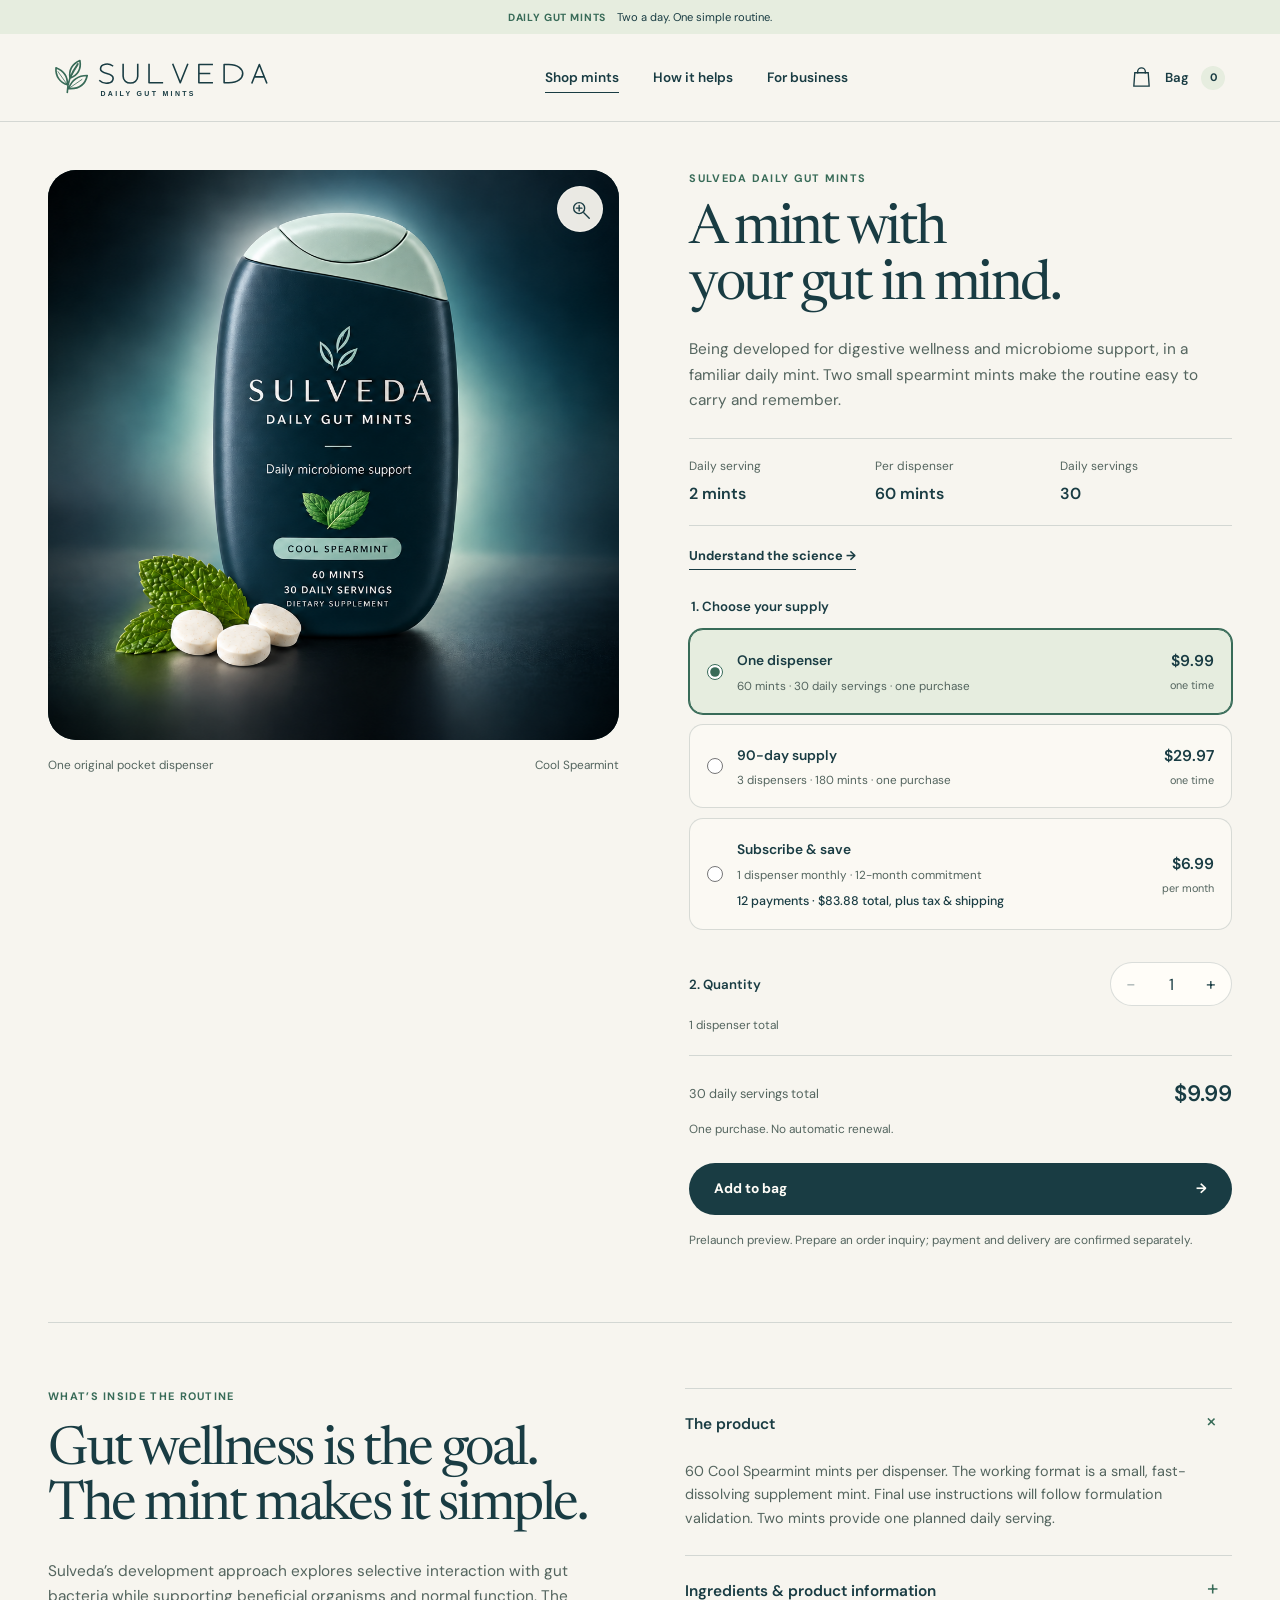
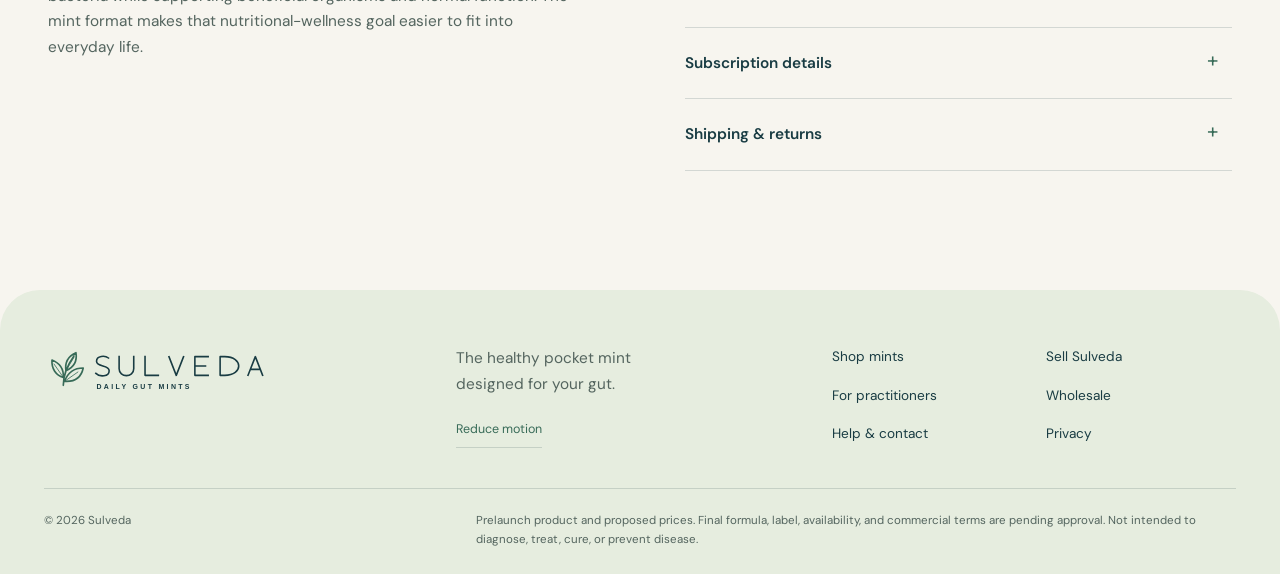
<file: subscribe.html>
<!doctype html>
<html lang="en">
<head>
  <meta charset="utf-8"><meta name="viewport" content="width=device-width, initial-scale=1">
  <meta name="description" content="Explore the purpose of Sulveda Daily Gut Mints, then choose a supply for your daily gut-support routine."><meta name="theme-color" content="#193c43">
  <meta property="og:type" content="website"><meta property="og:title" content="Shop Sulveda | Daily Gut Mints"><meta property="og:description" content="Explore the purpose of Sulveda Daily Gut Mints, then choose a supply for your daily gut-support routine."><meta property="og:image" content="https://sre-2025.github.io/sulveda-preview/assets/sulveda-daily-gut-mints-single.png">
  <title>Shop Sulveda | Daily Gut Mints</title><link rel="icon" href="assets/sulveda-mark.svg?v=20261022-flow" type="image/svg+xml">
  <link rel="preconnect" href="https://fonts.googleapis.com"><link rel="preconnect" href="https://fonts.gstatic.com" crossorigin><link href="https://fonts.googleapis.com/css2?family=DM+Sans:wght@400;500;600;700&amp;family=Newsreader:opsz,wght@6..72,400;6..72,500;6..72,600&amp;display=swap" rel="stylesheet">
  <link rel="stylesheet" href="styles.css?v=20261022"><link rel="stylesheet" href="storefront.css?v=20261023-review">
  <script src="commerce.js?v=20261023-annual" defer></script><script src="script.js?v=20261023-review" defer></script>
</head>
<body class="storefront" data-page="shop">
<a class="skip-link" href="#main">Skip to content</a>
  <div class="announcement"><p><span>Daily Gut Mints</span> Two a day. One simple routine.</p></div>
  <header class="store-header">
    <a class="brand-logo" href="index.html" aria-label="Sulveda home"><img src="assets/sulveda-logo.svg?v=20261022-flow" alt="Sulveda Daily Gut Mints" width="334" height="72"></a>
    <nav aria-label="Primary navigation" class="store-nav"><a href="subscribe.html">Shop mints</a><a href="index.html#why">How it helps</a><a href="wholesale.html">For business</a></nav>
    <div class="store-header-actions"><a class="bag-link" href="cart.html" aria-label="Shopping bag"><svg viewBox="0 0 24 24" aria-hidden="true"><path d="M5 7h14l1 14H4L5 7Z M8 8V6a4 4 0 0 1 8 0v2"/></svg><span>Bag</span><b data-cart-count>0</b></a><button class="menu-button" type="button" aria-expanded="false" aria-controls="mobile-nav" data-menu-button><span></span><span></span><span class="sr-only">Open navigation</span></button></div>
    <nav class="mobile-nav" id="mobile-nav" aria-label="Mobile navigation" data-mobile-nav><a href="subscribe.html">Shop mints</a><a href="index.html#why">How it helps</a><a href="wholesale.html">Wholesale</a><a href="doctors.html">For practitioners</a><a href="support.html">Help &amp; contact</a></nav>
  </header>
  <main id="main">
    <section class="product-shop">
      <div class="product-gallery"><div class="gallery-main" data-product-stage><button class="gallery-zoom" type="button" data-product-zoom aria-haspopup="dialog" aria-controls="product-lightbox" hidden><svg viewBox="0 0 24 24" aria-hidden="true"><circle cx="10" cy="10" r="6"></circle><path d="m15 15 6 6M7 10h6m-3-3v6"></path></svg><span class="sr-only">Enlarge dispenser image</span></button><img src="assets/sulveda-daily-gut-mints-single.png" alt="Sulveda Cool Spearmint Daily Gut Mints dispenser" width="1536" height="1024" fetchpriority="high"></div><div class="gallery-caption"><span>One original pocket dispenser</span><span>Cool Spearmint</span></div></div>
      <div class="product-purchase"><p class="eyebrow dark">Sulveda Daily Gut Mints</p><h1>A mint with<br>your gut in mind.</h1><p class="product-short">Being developed for digestive wellness and microbiome support, in a familiar daily mint. Two small spearmint mints make the routine easy to carry and remember.</p><dl class="product-at-glance"><div><dt>Daily serving</dt><dd>2 mints</dd></div><div><dt>Per dispenser</dt><dd>60 mints</dd></div><div><dt>Daily servings</dt><dd>30</dd></div></dl><a class="underlined-link product-benefit-link" href="index.html#science">Understand the science &rarr;</a>
        <form id="product-purchase-form" data-product-form>
          <fieldset class="plan-options"><legend>1. Choose your supply</legend>
            <label><input type="radio" name="plan" value="one-time" checked><span><strong>One dispenser</strong><small>60 mints &middot; 30 daily servings &middot; one purchase</small></span><span class="plan-cost">$9.99<small>one time</small></span></label>
            <label><input type="radio" name="plan" value="quarterly"><span><strong>90-day supply</strong><small>3 dispensers &middot; 180 mints &middot; one purchase</small></span><span class="plan-cost">$29.97<small>one time</small></span></label>
            <label><input type="radio" name="plan" value="monthly"><span><strong>Subscribe &amp; save</strong><small>1 dispenser monthly &middot; 12-month commitment</small><small class="plan-term-cost">12 payments &middot; $83.88 total, plus tax &amp; shipping</small></span><span class="plan-cost">$6.99<small>per month</small></span></label>
          </fieldset>
          <div class="quantity-purchase"><label for="product-quantity">2. Quantity</label><div class="quantity-stepper"><button type="button" data-product-step="-1" aria-label="Decrease quantity">&minus;</button><input id="product-quantity" name="quantity" type="number" inputmode="numeric" min="1" max="10" value="1" aria-label="Quantity"><button type="button" data-product-step="1" aria-label="Increase quantity">+</button></div><span data-product-quantity-note>1 dispenser total</span></div>
          <div class="selection-summary" aria-live="polite"><span data-selection-description>30 daily servings total</span><strong data-selection-price>$9.99</strong></div>
          <p class="plan-renewal" data-plan-renewal>One purchase. No automatic renewal.</p>
          <button class="button button-dark add-to-bag" type="submit">Add to bag <span aria-hidden="true">&rarr;</span></button>
        </form><p class="shopping-status">Prelaunch preview. Prepare an order inquiry; payment and delivery are confirmed separately.</p><p class="small-note" data-cart-notice aria-live="polite"></p><noscript><p class="shopping-status">Please enable JavaScript to use the bag, or <a href="mailto:williamcolton@paldara.com?subject=Sulveda%20order%20inquiry">email your order inquiry</a>.</p></noscript>
      </div>
    </section>
    <section class="product-details section-shell"><div><p class="eyebrow dark">What’s inside the routine</p><h2>Gut wellness is the goal.<br>The mint makes it simple.</h2><p>Sulveda’s development approach explores selective interaction with gut bacteria while supporting beneficial organisms and normal function. The mint format makes that nutritional-wellness goal easier to fit into everyday life.</p></div><div class="answer-list"><details open><summary>The product</summary><p>60 Cool Spearmint mints per dispenser. The working format is a small, fast-dissolving supplement mint. Final use instructions will follow formulation validation. Two mints provide one planned daily serving.</p></details><details><summary>Ingredients &amp; product information</summary><p>The formulation direction explores targeted bacteriophage and complementary microbiome-support ingredients. The complete ingredients, dose, allergens, storage conditions, and Supplement Facts will be published when approved. No final formula or finished-product efficacy claim is being represented here.</p></details><details><summary>Subscription details</summary><p>One dispenser monthly at $6.99 per month with a 12-month commitment: 12 monthly payments totaling $83.88, plus tax and shipping. This is not an upfront annual charge. Final cancellation and renewal terms must be confirmed before paid enrollment opens. Preparing an inquiry does not start a subscription.</p></details><details><summary>Shipping &amp; returns</summary><p>Launch timing, eligible destinations, shipping rates, and return terms have not been set. Your inquiry does not reserve inventory or charge a payment method. These details must be confirmed before you purchase.</p></details></div></section>
  </main>
  <dialog class="product-lightbox" id="product-lightbox" data-product-dialog aria-labelledby="product-lightbox-title"><div class="lightbox-heading"><h2 id="product-lightbox-title">A closer look.</h2><button class="lightbox-close" type="button" data-close-product aria-label="Close product image" autofocus>&times;</button></div><img src="assets/sulveda-daily-gut-mints-single.png" alt="Enlarged Sulveda Cool Spearmint Daily Gut Mints packaging concept" width="1536" height="1024"><p>Cool Spearmint &middot; 60 mints &middot; 30 planned daily servings</p><p class="small-note">Packaging concept. Final label and directions are pending approval.</p></dialog>
  <div class="mobile-buy-bar shop-buy-bar" data-context-buy-bar hidden><div><span data-sticky-choice>One dispenser</span><strong><span data-sticky-price>$9.99</span><small data-sticky-period>one purchase</small></strong></div><button type="submit" class="sticky-add" form="product-purchase-form">Add to bag &rarr;</button></div>
<footer class="store-footer">
    <div class="store-footer-top"><a class="footer-logo" href="index.html"><img src="assets/sulveda-logo.svg?v=20261022-flow" alt="Sulveda Daily Gut Mints" width="334" height="72"></a><div><p>The healthy pocket mint<br>designed for your gut.</p><button class="motion-toggle" type="button" data-motion-toggle aria-pressed="false" hidden>Reduce motion</button></div><nav aria-label="Footer navigation"><a href="subscribe.html">Shop mints</a><a href="partners.html">Sell Sulveda</a><a href="doctors.html">For practitioners</a><a href="wholesale.html">Wholesale</a><a href="support.html">Help &amp; contact</a><a href="support.html#privacy">Privacy</a></nav></div>
    <div class="store-footer-bottom"><p>&copy; <span data-year></span> Sulveda</p><p>Prelaunch product and proposed prices. Final formula, label, availability, and commercial terms are pending approval. Not intended to diagnose, treat, cure, or prevent disease.</p></div>
  </footer>
<script src="motion.js?v=20261022-flow" defer></script>
<script src="experience.js?v=20261022-shopping" defer></script>
</body></html>
</file>
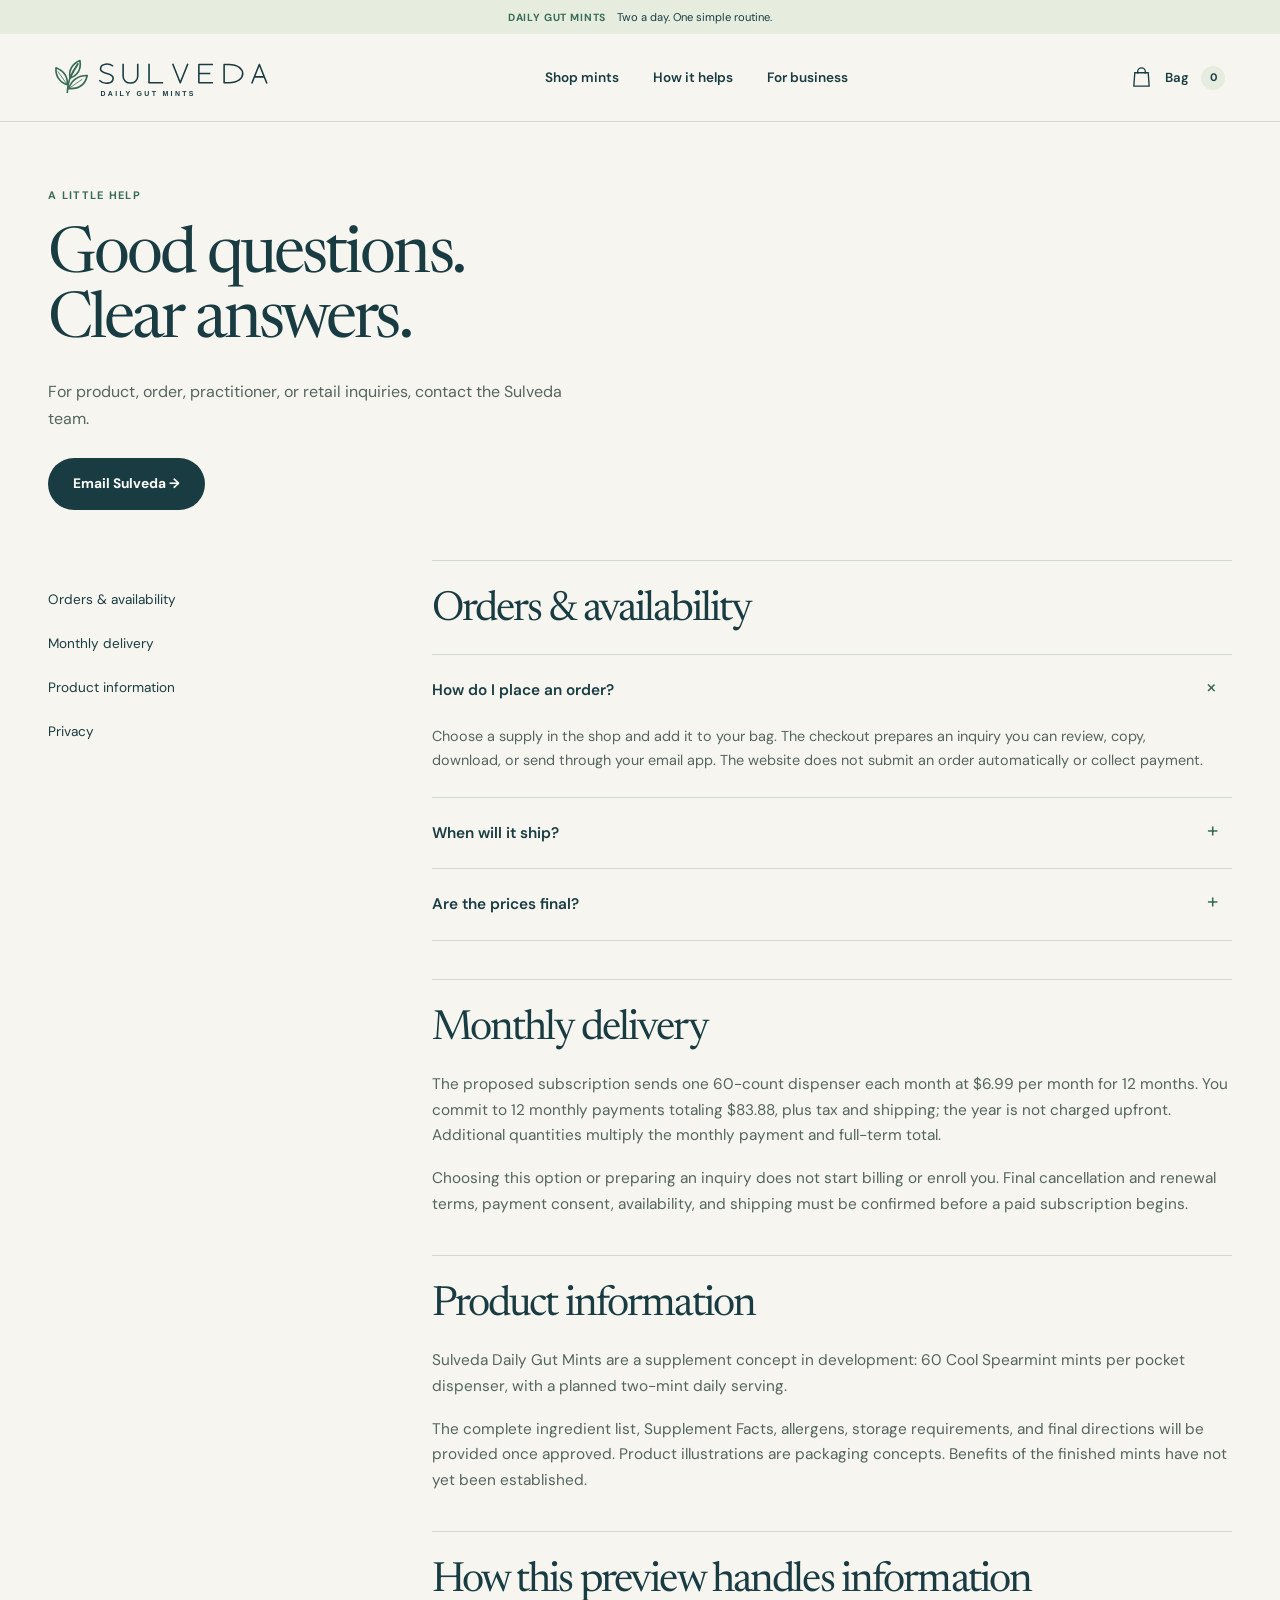
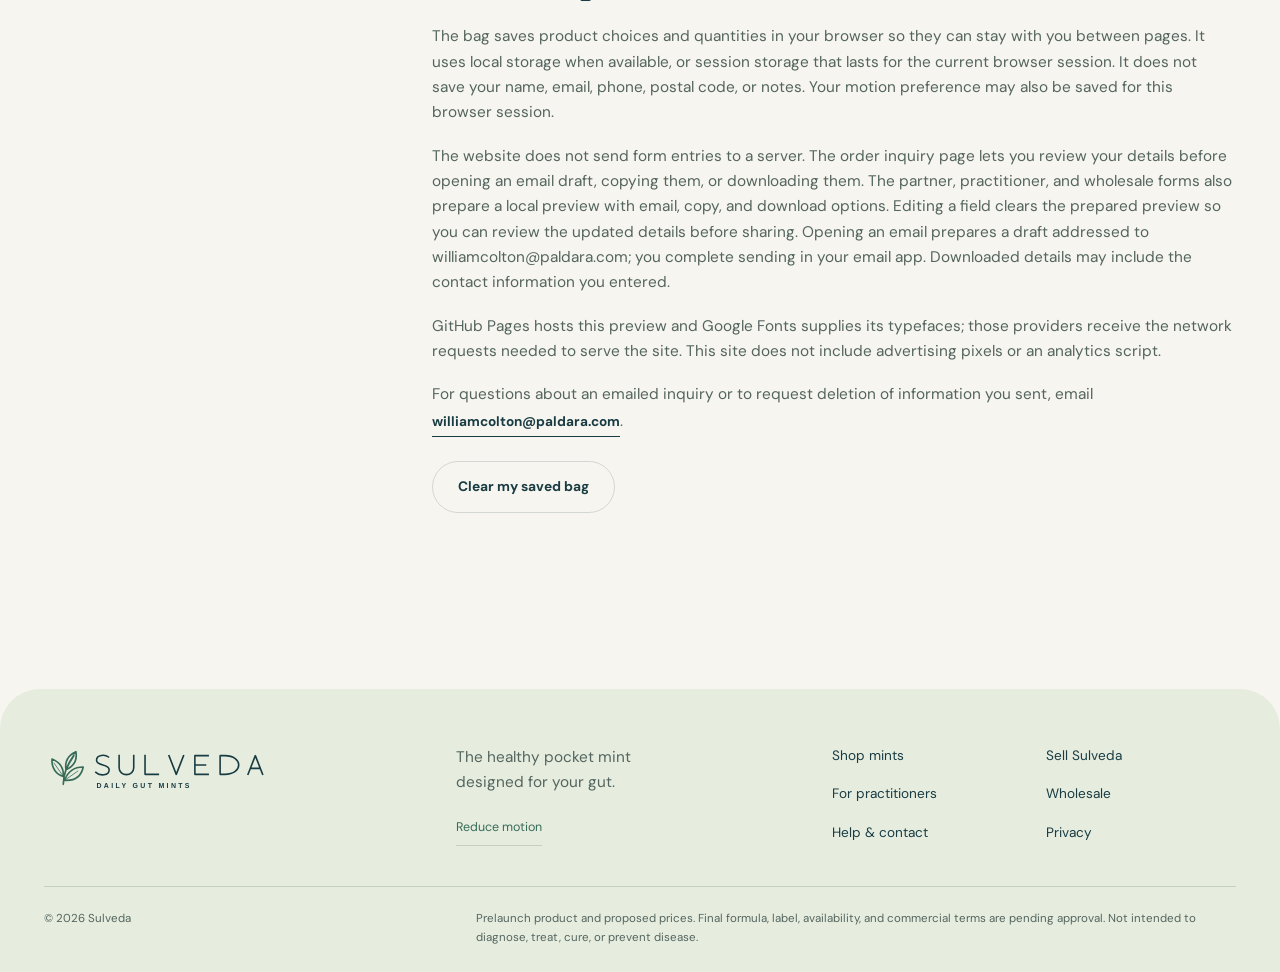
<file: support.html>
<!doctype html>
<html lang="en">
<head>
  <meta charset="utf-8"><meta name="viewport" content="width=device-width, initial-scale=1">
  <meta name="description" content="Answers about Sulveda Daily Gut Mints, launch inquiries, monthly delivery, and privacy."><meta name="theme-color" content="#193c43">
  <meta property="og:type" content="website"><meta property="og:title" content="Help & Contact | Sulveda"><meta property="og:description" content="Answers about Sulveda Daily Gut Mints, launch inquiries, monthly delivery, and privacy."><meta property="og:image" content="https://sre-2025.github.io/sulveda-preview/assets/sulveda-daily-gut-mints-single.png">
  <title>Help & Contact | Sulveda</title><link rel="icon" href="assets/sulveda-mark.svg?v=20261022-flow" type="image/svg+xml">
  <link rel="preconnect" href="https://fonts.googleapis.com"><link rel="preconnect" href="https://fonts.gstatic.com" crossorigin><link href="https://fonts.googleapis.com/css2?family=DM+Sans:wght@400;500;600;700&amp;family=Newsreader:opsz,wght@6..72,400;6..72,500;6..72,600&amp;display=swap" rel="stylesheet">
  <link rel="stylesheet" href="styles.css?v=20261022"><link rel="stylesheet" href="storefront.css?v=20261023-review">
  <script src="commerce.js?v=20261023-annual" defer></script><script src="script.js?v=20261023-review" defer></script>
</head>
<body class="storefront" data-page="support">
<a class="skip-link" href="#main">Skip to content</a>
  <div class="announcement"><p><span>Daily Gut Mints</span> Two a day. One simple routine.</p></div>
  <header class="store-header">
    <a class="brand-logo" href="index.html" aria-label="Sulveda home"><img src="assets/sulveda-logo.svg?v=20261022-flow" alt="Sulveda Daily Gut Mints" width="334" height="72"></a>
    <nav aria-label="Primary navigation" class="store-nav"><a href="subscribe.html">Shop mints</a><a href="index.html#why">How it helps</a><a href="wholesale.html">For business</a></nav>
    <div class="store-header-actions"><a class="bag-link" href="cart.html" aria-label="Shopping bag"><svg viewBox="0 0 24 24" aria-hidden="true"><path d="M5 7h14l1 14H4L5 7Z M8 8V6a4 4 0 0 1 8 0v2"/></svg><span>Bag</span><b data-cart-count>0</b></a><button class="menu-button" type="button" aria-expanded="false" aria-controls="mobile-nav" data-menu-button><span></span><span></span><span class="sr-only">Open navigation</span></button></div>
    <nav class="mobile-nav" id="mobile-nav" aria-label="Mobile navigation" data-mobile-nav><a href="subscribe.html">Shop mints</a><a href="index.html#why">How it helps</a><a href="wholesale.html">Wholesale</a><a href="doctors.html">For practitioners</a><a href="support.html">Help &amp; contact</a></nav>
  </header>
<main id="main">
  <section class="support-hero section-shell"><p class="eyebrow dark">A little help</p><h1>Good questions.<br>Clear answers.</h1><p>For product, order, practitioner, or retail inquiries, contact the Sulveda team.</p><a class="button button-dark" href="mailto:williamcolton@paldara.com?subject=Sulveda%20inquiry">Email Sulveda &rarr;</a></section>
  <section class="support-content section-shell"><nav aria-label="Help topics"><a href="#orders">Orders &amp; availability</a><a href="#monthly">Monthly delivery</a><a href="#product">Product information</a><a href="#privacy">Privacy</a></nav><div>
    <section id="orders"><h2>Orders &amp; availability</h2><div class="answer-list"><details open><summary>How do I place an order?</summary><p>Choose a supply in the shop and add it to your bag. The checkout prepares an inquiry you can review, copy, download, or send through your email app. The website does not submit an order automatically or collect payment.</p></details><details><summary>When will it ship?</summary><p>A launch date and fulfillment window have not been confirmed. Your inquiry does not reserve inventory. Ask the team about product availability, delivery times, shipping costs, and return terms before any payment.</p></details><details><summary>Are the prices final?</summary><p>The proposed one-time price is $9.99 per dispenser or $29.97 for three dispensers. The subscription is $6.99 per month with a 12-month commitment: 12 payments totaling $83.88, plus tax and shipping. Final pricing and availability must be confirmed before purchase.</p></details></div></section>
    <section id="monthly"><h2>Monthly delivery</h2><p>The proposed subscription sends one 60-count dispenser each month at $6.99 per month for 12 months. You commit to 12 monthly payments totaling $83.88, plus tax and shipping; the year is not charged upfront. Additional quantities multiply the monthly payment and full-term total.</p><p>Choosing this option or preparing an inquiry does not start billing or enroll you. Final cancellation and renewal terms, payment consent, availability, and shipping must be confirmed before a paid subscription begins.</p></section>
    <section id="product"><h2>Product information</h2><p>Sulveda Daily Gut Mints are a supplement concept in development: 60 Cool Spearmint mints per pocket dispenser, with a planned two-mint daily serving.</p><p>The complete ingredient list, Supplement Facts, allergens, storage requirements, and final directions will be provided once approved. Product illustrations are packaging concepts. Benefits of the finished mints have not yet been established.</p></section>
    <section id="privacy"><h2>How this preview handles information</h2><p>The bag saves product choices and quantities in your browser so they can stay with you between pages. It uses local storage when available, or session storage that lasts for the current browser session. It does not save your name, email, phone, postal code, or notes. Your motion preference may also be saved for this browser session.</p><p>The website does not send form entries to a server. The order inquiry page lets you review your details before opening an email draft, copying them, or downloading them. The partner, practitioner, and wholesale forms also prepare a local preview with email, copy, and download options. Editing a field clears the prepared preview so you can review the updated details before sharing. Opening an email prepares a draft addressed to williamcolton@paldara.com; you complete sending in your email app. Downloaded details may include the contact information you entered.</p><p>GitHub Pages hosts this preview and Google Fonts supplies its typefaces; those providers receive the network requests needed to serve the site. This site does not include advertising pixels or an analytics script.</p><p>For questions about an emailed inquiry or to request deletion of information you sent, email <a class="underlined-link" href="mailto:williamcolton@paldara.com">williamcolton@paldara.com</a>.</p><button type="button" class="button button-outline" data-clear-cart>Clear my saved bag</button><p class="small-note" data-cart-notice aria-live="polite"></p></section>
  </div></section>
</main>
<footer class="store-footer">
    <div class="store-footer-top"><a class="footer-logo" href="index.html"><img src="assets/sulveda-logo.svg?v=20261022-flow" alt="Sulveda Daily Gut Mints" width="334" height="72"></a><div><p>The healthy pocket mint<br>designed for your gut.</p><button class="motion-toggle" type="button" data-motion-toggle aria-pressed="false" hidden>Reduce motion</button></div><nav aria-label="Footer navigation"><a href="subscribe.html">Shop mints</a><a href="partners.html">Sell Sulveda</a><a href="doctors.html">For practitioners</a><a href="wholesale.html">Wholesale</a><a href="support.html">Help &amp; contact</a><a href="support.html#privacy">Privacy</a></nav></div>
    <div class="store-footer-bottom"><p>&copy; <span data-year></span> Sulveda</p><p>Prelaunch product and proposed prices. Final formula, label, availability, and commercial terms are pending approval. Not intended to diagnose, treat, cure, or prevent disease.</p></div>
  </footer>
<script src="motion.js?v=20261022-flow" defer></script>
<script src="experience.js?v=20261022-shopping" defer></script>
</body></html>
</file>
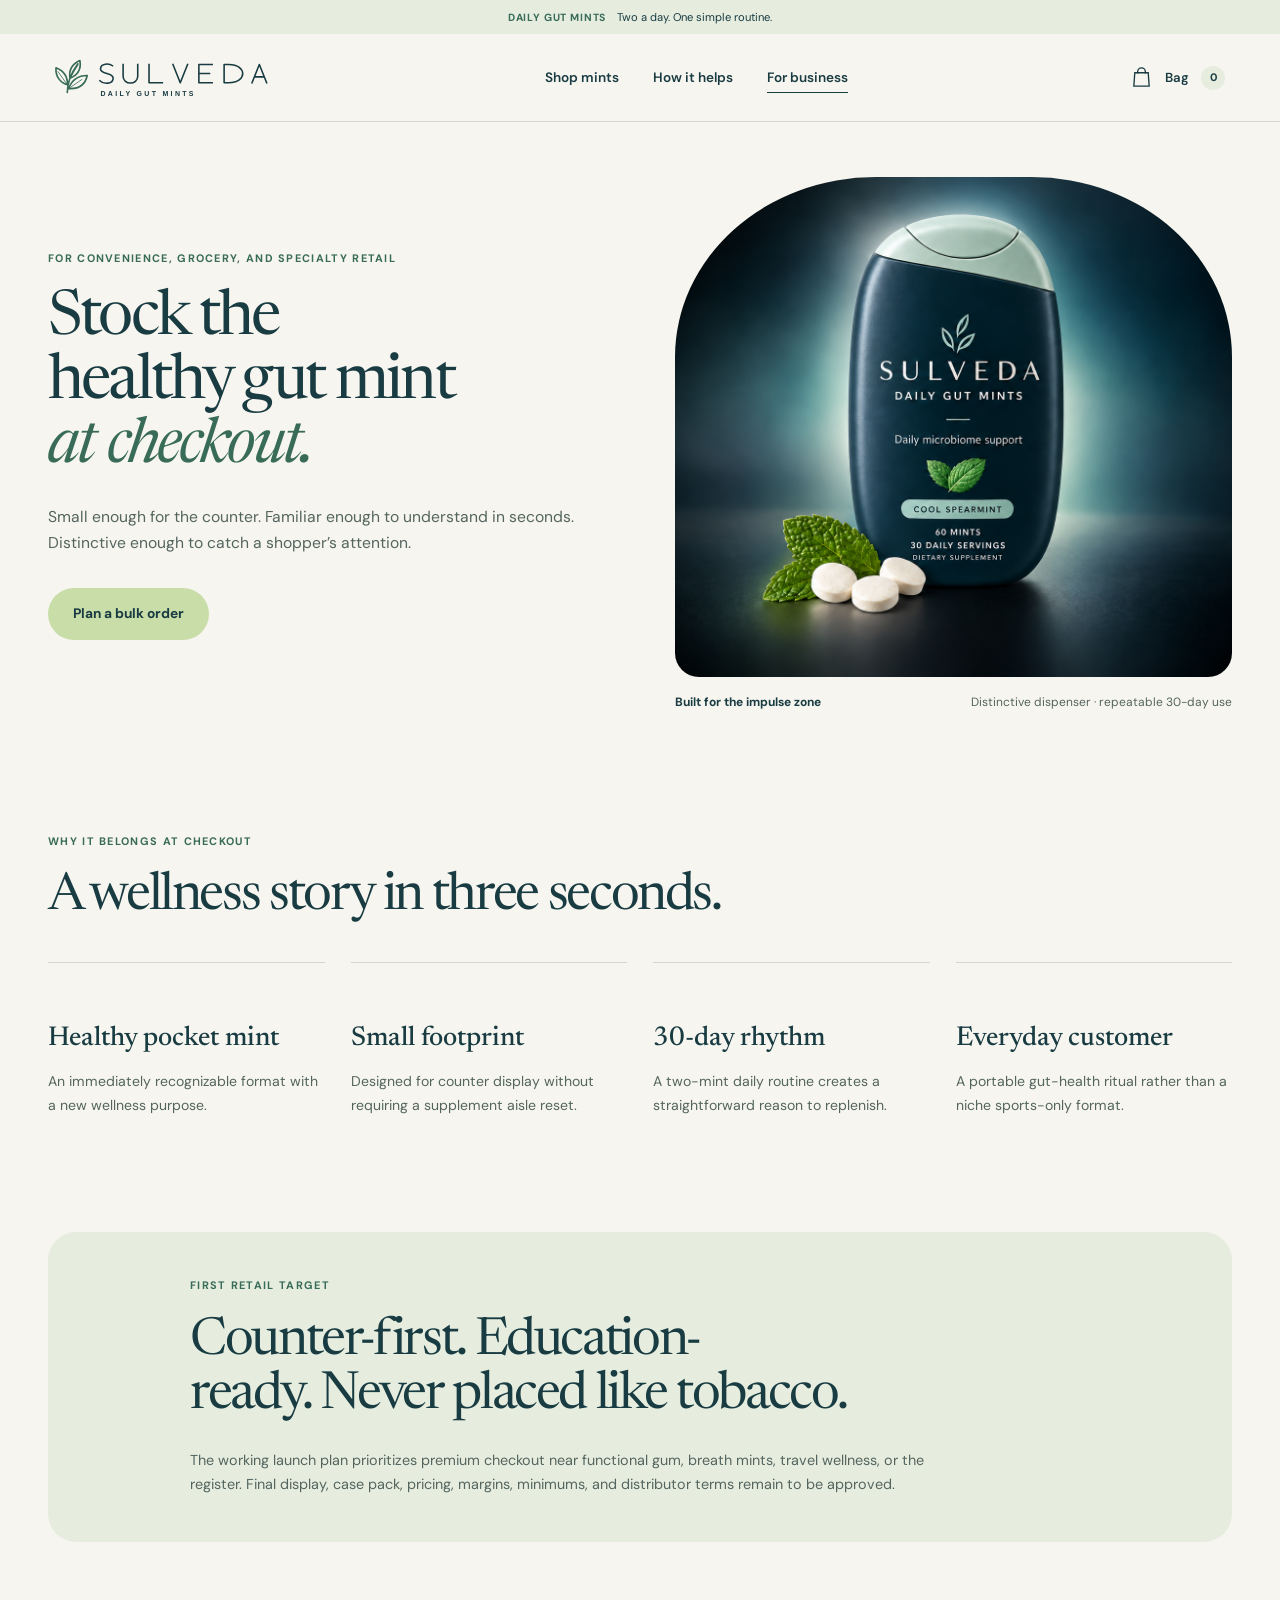
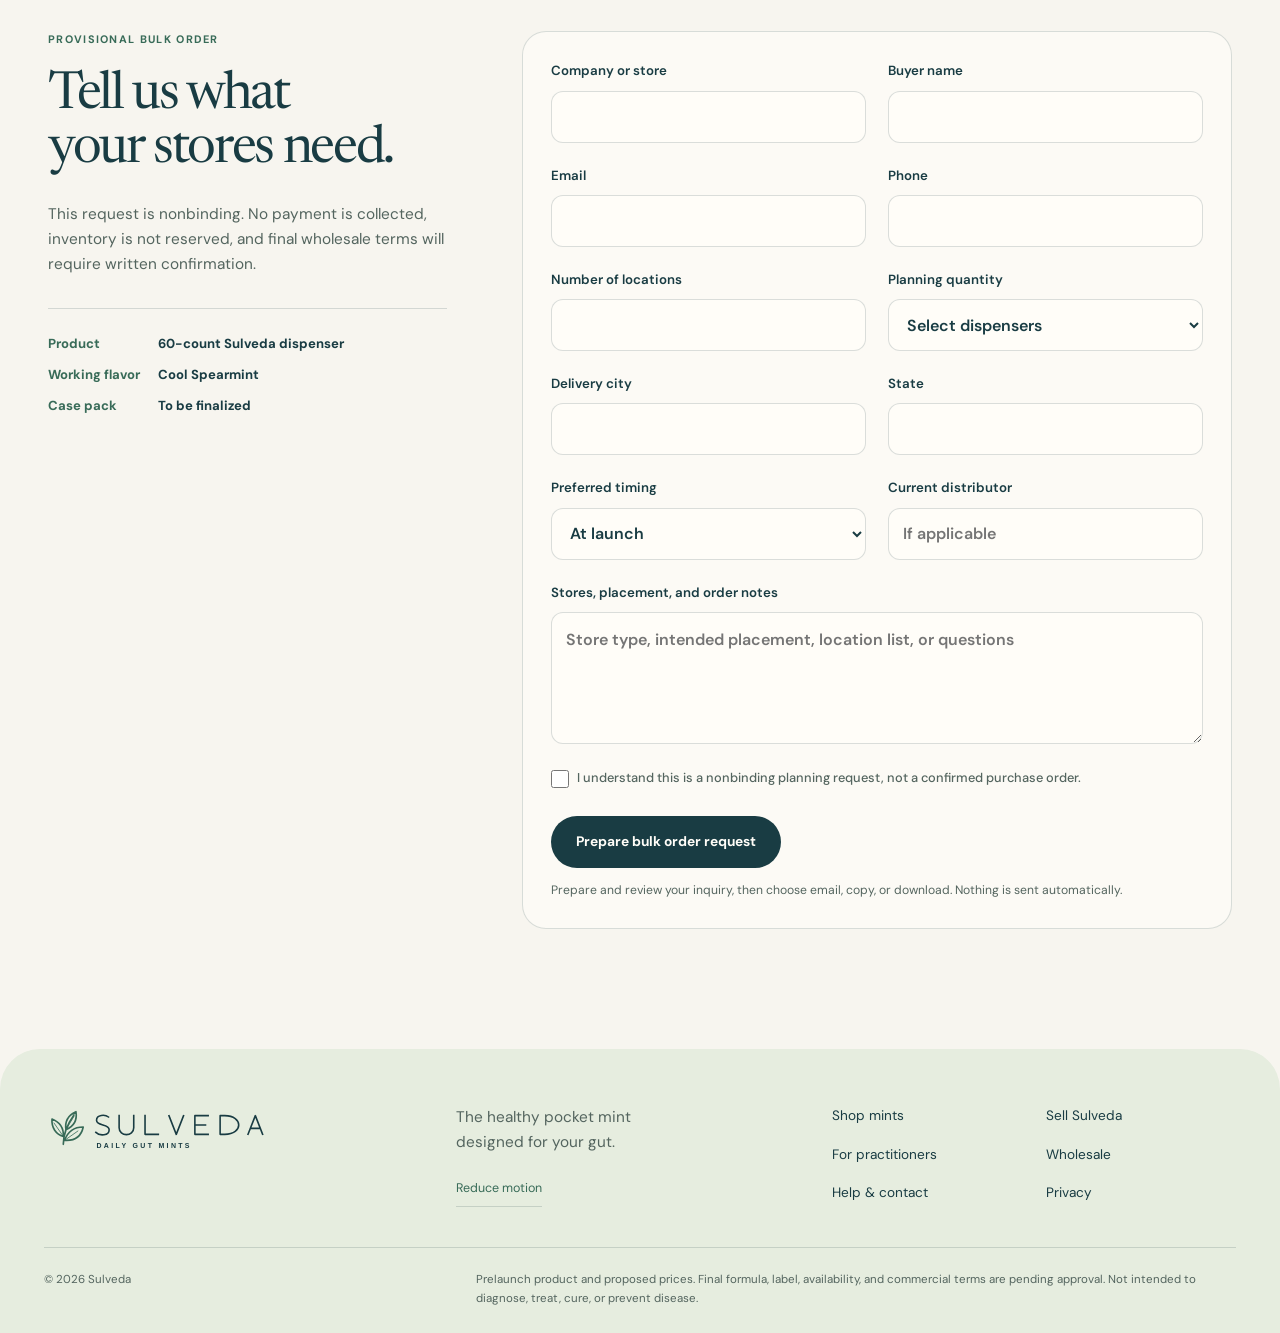
<file: wholesale.html>
<!doctype html>
<html lang="en"><head>
  <meta charset="utf-8"><meta name="viewport" content="width=device-width, initial-scale=1"><meta name="description" content="Request a provisional bulk order of Sulveda Daily Gut Mints for convenience stores, grocery, and specialty retail."><meta name="theme-color" content="#193c43"><title>Sulveda Wholesale | Bulk Retail Interest</title>
  <link rel="preconnect" href="https://fonts.googleapis.com"><link rel="preconnect" href="https://fonts.gstatic.com" crossorigin><link href="https://fonts.googleapis.com/css2?family=DM+Sans:wght@400;500;600;700&amp;family=Newsreader:opsz,wght@6..72,400;6..72,500;6..72,600&amp;display=swap" rel="stylesheet"><link rel="stylesheet" href="styles.css?v=20261022">
  <link rel="stylesheet" href="storefront.css?v=20261023-review"><link rel="icon" href="assets/sulveda-mark.svg?v=20261022-flow" type="image/svg+xml">
</head><body class="storefront" data-page="wholesale">
  <a class="skip-link" href="#main">Skip to content</a>
  <div class="announcement"><p><span>Daily Gut Mints</span> Two a day. One simple routine.</p></div>
  <header class="store-header">
    <a class="brand-logo" href="index.html" aria-label="Sulveda home"><img src="assets/sulveda-logo.svg?v=20261022-flow" alt="Sulveda Daily Gut Mints" width="334" height="72"></a>
    <nav aria-label="Primary navigation" class="store-nav"><a href="subscribe.html">Shop mints</a><a href="index.html#why">How it helps</a><a href="wholesale.html">For business</a></nav>
    <div class="store-header-actions"><a class="bag-link" href="cart.html" aria-label="Shopping bag"><svg viewBox="0 0 24 24" aria-hidden="true"><path d="M5 7h14l1 14H4L5 7Z M8 8V6a4 4 0 0 1 8 0v2"/></svg><span>Bag</span><b data-cart-count>0</b></a><button class="menu-button" type="button" aria-expanded="false" aria-controls="mobile-nav" data-menu-button><span></span><span></span><span class="sr-only">Open navigation</span></button></div>
    <nav class="mobile-nav" id="mobile-nav" aria-label="Mobile navigation" data-mobile-nav><a href="subscribe.html">Shop mints</a><a href="index.html#why">How it helps</a><a href="wholesale.html">Wholesale</a><a href="doctors.html">For practitioners</a><a href="support.html">Help &amp; contact</a></nav>
  </header>
  <main id="main">
    <section class="page-hero wholesale-hero"><div class="page-hero-copy reveal"><p class="eyebrow">For convenience, grocery, and specialty retail</p><h1>Stock the healthy gut mint <em>at checkout.</em></h1><p>Small enough for the counter. Familiar enough to understand in seconds. Distinctive enough to catch a shopper’s attention.</p><a class="button button-primary" href="#order">Plan a bulk order</a></div><div class="page-product reveal"><img src="assets/sulveda-daily-gut-mints-single.png" alt="Sulveda Daily Gut Mints dispenser for retail checkout"><p><strong>Built for the impulse zone</strong><span>Distinctive dispenser &middot; repeatable 30-day use</span></p></div></section>

    <section class="retail-proof section-shell"><div class="section-title dark-title reveal"><p class="eyebrow dark">Why it belongs at checkout</p><h2>A wellness story in three seconds.</h2></div><div class="retail-proof-grid reveal"><article><strong>Healthy pocket mint</strong><p>An immediately recognizable format with a new wellness purpose.</p></article><article><strong>Small footprint</strong><p>Designed for counter display without requiring a supplement aisle reset.</p></article><article><strong>30-day rhythm</strong><p>A two-mint daily routine creates a straightforward reason to replenish.</p></article><article><strong>Everyday customer</strong><p>A portable gut-health ritual rather than a niche sports-only format.</p></article></div></section>

    <section class="retail-strip"><div class="section-shell reveal"><p class="eyebrow">First retail target</p><h2>Counter-first. Education-ready. Never placed like tobacco.</h2><p>The working launch plan prioritizes premium checkout near functional gum, breath mints, travel wellness, or the register. Final display, case pack, pricing, margins, minimums, and distributor terms remain to be approved.</p></div></section>

    <section class="form-section" id="order"><div class="form-shell section-shell reveal"><div class="form-intro"><p class="eyebrow dark">Provisional bulk order</p><h2>Tell us what your stores need.</h2><p>This request is nonbinding. No payment is collected, inventory is not reserved, and final wholesale terms will require written confirmation.</p><div class="mini-spec"><span>Product</span><strong>60-count Sulveda dispenser</strong><span>Working flavor</span><strong>Cool Spearmint</strong><span>Case pack</span><strong>To be finalized</strong></div></div><form method="post" data-mail-form data-subject="Sulveda Wholesale Order Request" data-recipient="williamcolton@paldara.com"><div class="form-grid"><label>Company or store<input name="Company or store" autocomplete="organization" required maxlength="240"></label><label>Buyer name<input name="Buyer name" autocomplete="name" required maxlength="240"></label><label>Email<input type="email" name="Email" autocomplete="email" required maxlength="240"></label><label>Phone<input type="tel" name="Phone" autocomplete="tel" maxlength="40"></label><label>Number of locations<input type="number" min="1" name="Number of locations" required></label><label>Planning quantity<select name="Planning quantity" required><option value="">Select dispensers</option><option>12 dispensers</option><option>24 dispensers</option><option>48 dispensers</option><option>96 dispensers</option><option>More than 96</option></select></label><label>Delivery city<input name="Delivery city" autocomplete="address-level2" maxlength="240"></label><label>State<input name="State" autocomplete="address-level1" maxlength="240"></label><label>Preferred timing<select name="Preferred timing"><option>At launch</option><option>Within 30 days of launch</option><option>Future pilot</option><option>Just researching</option></select></label><label>Current distributor<input name="Current distributor" placeholder="If applicable" maxlength="240"></label><label class="full">Stores, placement, and order notes<textarea name="Order notes" rows="4" placeholder="Store type, intended placement, location list, or questions" maxlength="1500"></textarea></label></div><label class="consent"><input type="checkbox" required name="Nonbinding request acknowledged" value="Yes"><span>I understand this is a nonbinding planning request, not a confirmed purchase order.</span></label><button class="button button-dark" type="submit" data-mail-submit disabled>Prepare bulk order request</button><p class="form-status" data-form-status aria-live="polite">Prepare and review your inquiry, then choose email, copy, or download. Nothing is sent automatically.</p><noscript><p>Enable JavaScript to prepare an inquiry, or <a href="mailto:williamcolton@paldara.com">email Sulveda directly</a>. This form does not submit orders.</p></noscript></form></div></section>
  </main>
  <footer class="store-footer">
    <div class="store-footer-top"><a class="footer-logo" href="index.html"><img src="assets/sulveda-logo.svg?v=20261022-flow" alt="Sulveda Daily Gut Mints" width="334" height="72"></a><div><p>The healthy pocket mint<br>designed for your gut.</p><button class="motion-toggle" type="button" data-motion-toggle aria-pressed="false" hidden>Reduce motion</button></div><nav aria-label="Footer navigation"><a href="subscribe.html">Shop mints</a><a href="partners.html">Sell Sulveda</a><a href="doctors.html">For practitioners</a><a href="wholesale.html">Wholesale</a><a href="support.html">Help &amp; contact</a><a href="support.html#privacy">Privacy</a></nav></div>
    <div class="store-footer-bottom"><p>&copy; <span data-year></span> Sulveda</p><p>Prelaunch product and proposed prices. Final formula, label, availability, and commercial terms are pending approval. Not intended to diagnose, treat, cure, or prevent disease.</p></div>
  </footer><script src="commerce.js?v=20261023-annual"></script><script src="script.js?v=20261023-review"></script>
<script src="motion.js?v=20261022-flow" defer></script>
<script src="experience.js?v=20261022-shopping" defer></script>
</body></html>
</file>
<file: styles.css>
:root {
  --navy: #143b4e;
  --navy-dark: #0b2837;
  --navy-black: #061c28;
  --teal: #1d8e82;
  --teal-light: #71c8bb;
  --mint: #d8eee8;
  --cream: #f7f2e8;
  --white: #fff;
  --ink: #17272e;
  --slate: #5d6b70;
  --line: rgba(20,59,78,.16);
  --serif: "Newsreader", Georgia, serif;
  --sans: "DM Sans", system-ui, sans-serif;
  --page: min(1180px, calc(100vw - 64px));
  --shadow: 0 28px 85px rgba(6,28,40,.22);
}

*, *::before, *::after { box-sizing: border-box; }
html { scroll-behavior: smooth; }
body { margin: 0; color: var(--ink); background: var(--cream); font-family: var(--sans); -webkit-font-smoothing: antialiased; }
a { color: inherit; text-decoration: none; }
img { display: block; max-width: 100%; }
p { margin: 0; line-height: 1.65; }
h1, h2, h3 { margin: 0; }
button, input, select, textarea { font: inherit; }
button { cursor: pointer; }
::selection { color: var(--white); background: var(--teal); }
.sr-only { position: absolute; width: 1px; height: 1px; padding: 0; margin: -1px; overflow: hidden; clip: rect(0,0,0,0); white-space: nowrap; border: 0; }
.skip-link { position: fixed; top: 8px; left: 8px; z-index: 999; transform: translateY(-160%); padding: 10px 14px; color: var(--navy-dark); background: var(--white); }
.skip-link:focus { transform: translateY(0); }
.section-shell { width: var(--page); margin-inline: auto; }

.announcement { position: relative; z-index: 120; display: flex; justify-content: center; align-items: center; gap: 24px; min-height: 38px; padding: 7px 24px; color: rgba(255,255,255,.72); background: var(--navy-black); font-size: .72rem; }
.announcement p { line-height: 1.3; }
.announcement p span { margin-right: 8px; color: var(--teal-light); font-weight: 700; letter-spacing: .08em; text-transform: uppercase; }
.announcement a { font-weight: 700; border-bottom: 1px solid rgba(255,255,255,.28); }

.site-header { position: sticky; top: 0; z-index: 100; display: grid; grid-template-columns: 1fr auto 1fr; align-items: center; min-height: 78px; padding: 0 42px; background: rgba(247,242,232,.94); border-bottom: 1px solid var(--line); backdrop-filter: blur(18px); }
.brand-logo { width: 212px; }
.brand-logo img, .footer-logo img { width: 100%; }
.desktop-nav { display: flex; gap: 30px; font-size: .76rem; font-weight: 700; }
.desktop-nav a { position: relative; opacity: .62; transition: opacity .2s; }
.desktop-nav a:hover, .desktop-nav a.active { opacity: 1; }
.desktop-nav a.active::after { content: ""; position: absolute; left: 0; right: 0; bottom: -12px; height: 2px; background: var(--teal); }
.header-cta { justify-self: end; padding: 11px 18px; color: var(--white); background: var(--navy); border-radius: 999px; font-size: .76rem; font-weight: 700; }
.menu-button, .mobile-nav { display: none; }

.eyebrow { color: var(--teal-light); font-size: .69rem; font-weight: 700; letter-spacing: .15em; text-transform: uppercase; }
.eyebrow.dark { color: var(--teal); }
.button { display: inline-flex; align-items: center; justify-content: center; min-height: 52px; padding: 0 25px; border: 0; border-radius: 999px; font-size: .81rem; font-weight: 700; transition: transform .2s, background .2s, box-shadow .2s; }
.button:hover { transform: translateY(-2px); }
.button-primary { color: var(--navy-dark); background: var(--teal-light); box-shadow: 0 14px 34px rgba(113,200,187,.18); }
.button-primary:hover { background: #8bd8cd; }
.button-light { color: var(--navy-dark); background: var(--white); }
.button-dark { color: var(--white); background: var(--navy); }
.button-ghost { color: var(--white); border: 1px solid rgba(255,255,255,.28); }
.text-link { color: var(--white); font-size: .82rem; font-weight: 700; border-bottom: 1px solid rgba(255,255,255,.32); }
.hero-actions { display: flex; align-items: center; gap: 16px; margin-top: 34px; }
.hero-actions.centered { justify-content: center; }

/* Home */
.home-hero { display: grid; grid-template-columns: .88fr 1.12fr; min-height: 700px; color: var(--white); background: var(--navy); overflow: hidden; }
.home-hero-copy { align-self: center; padding: 92px 5vw 92px max(5vw, calc((100vw - 1180px) / 2)); }
.home-hero h1 { max-width: 640px; margin-top: 22px; font-family: var(--serif); font-size: clamp(4rem, 6vw, 6.65rem); font-weight: 400; line-height: .9; letter-spacing: -.048em; }
.home-hero h1 em, .page-hero h1 em, .doctor-hero h1 em { display: block; color: var(--teal-light); font-weight: 400; }
.hero-lede { max-width: 590px; margin-top: 27px; color: rgba(255,255,255,.7); font-size: 1.02rem; }
.hero-facts { display: flex; flex-wrap: wrap; gap: 0; margin-top: 44px; border-top: 1px solid rgba(255,255,255,.14); }
.hero-facts span { display: flex; align-items: baseline; gap: 8px; padding: 18px 22px; color: rgba(255,255,255,.55); border-left: 1px solid rgba(255,255,255,.14); font-size: .68rem; text-transform: uppercase; letter-spacing: .06em; }
.hero-facts span:first-child { padding-left: 0; border-left: 0; }
.hero-facts strong { color: var(--teal-light); font-family: var(--serif); font-size: 1.45rem; font-weight: 500; letter-spacing: 0; }
.bottle-stage { position: relative; min-width: 0; margin: 0; padding: 44px 4vw 34px 0; background: radial-gradient(circle at 55% 45%, rgba(113,200,187,.29), transparent 43%); }
.bottle-stage img { width: 100%; height: 585px; object-fit: cover; object-position: center; border-radius: 16px; box-shadow: var(--shadow); }
.bottle-stage figcaption { margin-top: 12px; color: rgba(255,255,255,.4); font-size: .61rem; }
.concept-pill { position: absolute; top: 66px; right: 6vw; z-index: 2; padding: 8px 13px; color: var(--navy); background: var(--mint); border-radius: 999px; font-size: .61rem; font-weight: 700; letter-spacing: .1em; text-transform: uppercase; }

.simple-proof { display: grid; grid-template-columns: repeat(3, 1fr); background: var(--white); }
.simple-proof article { min-height: 188px; padding: 34px max(3vw,28px); border-right: 1px solid var(--line); }
.simple-proof article:last-child { border-right: 0; }
.simple-proof span { color: var(--teal); font-size: .65rem; font-weight: 700; }
.simple-proof h2 { margin: 22px 0 8px; font-family: var(--serif); font-size: 2rem; font-weight: 500; }
.simple-proof p { max-width: 360px; color: var(--slate); font-size: .78rem; }

.ritual-section { display: grid; grid-template-columns: 1fr .9fr; gap: 110px; align-items: center; padding-block: 130px; }
.ritual-intro h2, .section-title h2, .honesty h2, .form-intro h2, .principles-grid h2, .retail-strip h2 { margin-top: 20px; font-family: var(--serif); font-size: clamp(3.2rem, 5vw, 5.5rem); font-weight: 400; line-height: .96; letter-spacing: -.042em; }
.ritual-intro h2 em { color: var(--teal); font-weight: 400; }
.ritual-intro > p:last-child { max-width: 590px; margin-top: 26px; color: var(--slate); }
.ritual-steps { margin: 0; padding: 0; list-style: none; border-top: 1px solid var(--line); }
.ritual-steps li { display: grid; grid-template-columns: 48px 1fr; gap: 22px; padding: 25px 0; border-bottom: 1px solid var(--line); }
.ritual-steps li > span { display: grid; place-items: center; width: 38px; height: 38px; color: var(--white); background: var(--teal); border-radius: 50%; font-family: var(--serif); }
.ritual-steps strong { font-family: var(--serif); font-size: 1.55rem; font-weight: 500; }
.ritual-steps p { margin-top: 3px; color: var(--slate); font-size: .8rem; }

.audience-section { padding-block: 130px; color: var(--white); background: var(--navy-dark); }
.section-title { max-width: 800px; }
.section-title h2 { margin-top: 19px; }
.section-title > p:last-child { margin-top: 18px; color: var(--slate); }
.pathway-grid { display: grid; grid-template-columns: repeat(4,1fr); margin-top: 62px; border-top: 1px solid rgba(255,255,255,.16); border-left: 1px solid rgba(255,255,255,.16); }
.pathway-grid a { position: relative; min-height: 340px; padding: 28px; border-right: 1px solid rgba(255,255,255,.16); border-bottom: 1px solid rgba(255,255,255,.16); transition: background .2s, transform .2s; }
.pathway-grid a:hover { z-index: 1; background: var(--teal); transform: translateY(-5px); }
.pathway-grid span { color: var(--teal-light); font-size: .65rem; font-weight: 700; letter-spacing: .08em; text-transform: uppercase; }
.pathway-grid h3 { margin-top: 70px; font-family: var(--serif); font-size: 2.25rem; font-weight: 500; }
.pathway-grid p { margin-top: 14px; color: rgba(255,255,255,.58); font-size: .78rem; }
.pathway-grid b { position: absolute; left: 28px; bottom: 28px; font-size: .72rem; }
.pathway-grid i { margin-left: 8px; font-style: normal; }
.honesty { display: grid; grid-template-columns: 1fr .8fr; gap: 100px; align-items: end; padding-block: 120px; }
.honesty h2 { font-size: clamp(3rem,4.5vw,4.7rem); }
.honesty > p { color: var(--slate); }
.final-cta { padding: 118px 24px; color: var(--white); background: var(--teal); text-align: center; }
.final-cta > div { width: min(850px,100%); margin: auto; }
.final-cta h2 { margin: 22px 0; font-family: var(--serif); font-size: clamp(3.2rem,5.5vw,5.6rem); font-weight: 400; line-height: .95; letter-spacing: -.04em; }
.final-cta p:not(.eyebrow) { color: rgba(255,255,255,.72); }

/* Conversion storefront */
.shop-header { background: rgba(250,248,241,.96); }
.buy-cta { min-width: 118px; text-align: center; }
.store-hero { display: grid; grid-template-columns: .88fr 1.12fr; min-height: 710px; color: var(--white); background: var(--navy); overflow: hidden; }
.store-hero-copy { align-self: center; padding: 82px 5vw 76px max(5vw, calc((100vw - 1180px) / 2)); }
.store-hero h1 { max-width: 650px; margin-top: 18px; font-family: var(--serif); font-size: clamp(4.2rem,6.5vw,7.2rem); font-weight: 400; line-height: .88; letter-spacing: -.052em; }
.store-hero h1 em { color: var(--teal-light); font-weight: 400; }
.store-hero-copy > p:not(.eyebrow,.microcopy) { max-width: 590px; margin-top: 26px; color: rgba(255,255,255,.72); font-size: 1.03rem; }
.store-rating { display: flex; flex-wrap: wrap; align-items: center; gap: 12px; margin-top: 28px; color: rgba(255,255,255,.72); font-size: .69rem; letter-spacing: .04em; text-transform: uppercase; }
.store-rating > span { color: var(--teal-light); }
.store-rating i { width: 3px; height: 3px; background: rgba(255,255,255,.36); border-radius: 50%; }
.button-shop { min-width: 168px; }
.inline-shop-link { color: rgba(255,255,255,.8); font-size: .78rem; font-weight: 700; border-bottom: 1px solid rgba(255,255,255,.28); }
.inline-shop-link span { margin-left: 7px; }
.microcopy { margin-top: 15px; color: rgba(255,255,255,.4); font-size: .65rem; }
.store-product { position: relative; min-width: 0; margin: 0; padding: 42px 4vw 42px 0; background: radial-gradient(circle at 52% 42%, rgba(113,200,187,.30), transparent 45%); }
.store-product > img { width: 100%; height: 585px; object-fit: cover; object-position: center; border-radius: 16px; box-shadow: var(--shadow); }
.store-product figcaption { display: flex; justify-content: space-between; gap: 20px; margin-top: 13px; font-size: .67rem; }
.store-product figcaption span { color: rgba(255,255,255,.48); }
.benefit-strip { display: grid; grid-template-columns: repeat(4,1fr); background: var(--white); border-bottom: 1px solid var(--line); }
.benefit-strip p { padding: 21px; color: var(--navy); border-right: 1px solid var(--line); font-size: .72rem; font-weight: 700; text-align: center; text-transform: uppercase; letter-spacing: .07em; }
.benefit-strip p:last-child { border-right: 0; }
.product-story { display: grid; grid-template-columns: 1fr .88fr; gap: 110px; align-items: center; padding-block: 125px; }
.product-story-copy h2, .buy-copy h2 { margin-top: 20px; font-family: var(--serif); font-size: clamp(3.5rem,5.5vw,5.7rem); font-weight: 400; line-height: .93; letter-spacing: -.045em; }
.product-story-copy h2 em { color: var(--teal); font-weight: 400; }
.product-story-copy > p:not(.eyebrow) { max-width: 580px; margin-top: 25px; color: var(--slate); }
.product-story-copy .button { margin-top: 30px; }
.three-steps { border-top: 1px solid var(--line); }
.three-steps article { display: grid; grid-template-columns: 52px 1fr; gap: 20px; padding: 25px 0; border-bottom: 1px solid var(--line); }
.three-steps article > span { display: grid; place-items: center; width: 39px; height: 39px; color: var(--white); background: var(--teal); border-radius: 50%; font-size: .68rem; font-weight: 700; }
.three-steps h3 { font-family: var(--serif); font-size: 1.6rem; font-weight: 500; }
.three-steps p { margin-top: 4px; color: var(--slate); font-size: .78rem; }
.product-focus { padding-block: 115px; color: var(--white); background: var(--navy-dark); }
.product-focus-grid { display: grid; grid-template-columns: .9fr 1.1fr; gap: 90px; align-items: center; }
.focus-image img { width: 100%; height: 510px; object-fit: cover; border-radius: 14px; box-shadow: var(--shadow); }
.focus-copy h2 { margin-top: 18px; font-family: var(--serif); font-size: clamp(3.3rem,5vw,5.2rem); font-weight: 400; line-height: .95; letter-spacing: -.042em; }
.focus-spec { display: grid; grid-template-columns: 1fr 1fr; margin-top: 36px; border-top: 1px solid rgba(255,255,255,.16); border-left: 1px solid rgba(255,255,255,.16); }
.focus-spec div { padding: 19px; border-right: 1px solid rgba(255,255,255,.16); border-bottom: 1px solid rgba(255,255,255,.16); }
.focus-spec span, .focus-spec strong { display: block; }
.focus-spec span { color: var(--teal-light); font-size: .62rem; font-weight: 700; letter-spacing: .08em; text-transform: uppercase; }
.focus-spec strong { margin-top: 6px; font-family: var(--serif); font-size: 1.22rem; font-weight: 500; }
.claim-note { margin-top: 24px; color: rgba(255,255,255,.48); font-size: .71rem; }
.buy-section { padding-block: 120px; }
.buy-copy { text-align: center; }
.buy-copy > p:last-child { margin-top: 14px; color: var(--slate); }
.quick-offers { display: grid; grid-template-columns: repeat(3,1fr); gap: 16px; margin-top: 54px; align-items: stretch; }
.quick-offers article { position: relative; display: flex; flex-direction: column; min-height: 325px; padding: 31px; background: var(--white); border: 1px solid var(--line); }
.quick-offers article.best-offer { color: var(--white); background: var(--navy); box-shadow: var(--shadow); transform: translateY(-9px); }
.quick-offers article > b { position: absolute; top: 0; right: 0; padding: 7px 12px; color: var(--navy-dark); background: var(--teal-light); font-size: .57rem; letter-spacing: .08em; text-transform: uppercase; }
.quick-offers article > span { color: var(--teal); font-size: .66rem; font-weight: 700; letter-spacing: .09em; text-transform: uppercase; }
.quick-offers h3 { margin-top: 53px; font-family: var(--serif); font-size: 3.2rem; font-weight: 500; }
.quick-offers h3 small { font-family: var(--sans); font-size: .72rem; font-weight: 500; }
.quick-offers p { margin-top: 8px; color: var(--slate); font-size: .78rem; }
.quick-offers .best-offer p { color: rgba(255,255,255,.58); }
.quick-offers .button { margin-top: auto; }
.button-outline { color: var(--navy); border: 1px solid var(--navy); }
.pricing-note { margin-top: 25px; color: var(--slate); font-size: .66rem; text-align: center; }
.short-faq { padding-block: 105px; color: var(--white); background: var(--teal); }
.short-faq .section-shell { display: grid; grid-template-columns: .72fr 1.28fr; gap: 90px; }
.faq-heading h2 { margin-top: 18px; font-family: var(--serif); font-size: clamp(3.2rem,5vw,5rem); font-weight: 400; line-height: .95; }
.faq-compact { border-top: 1px solid rgba(255,255,255,.24); }
.faq-compact details { border-bottom: 1px solid rgba(255,255,255,.24); }
.faq-compact summary { position: relative; padding: 23px 45px 23px 0; cursor: pointer; font-family: var(--serif); font-size: 1.35rem; list-style: none; }
.faq-compact summary::-webkit-details-marker { display: none; }
.faq-compact summary::after { content: "+"; position: absolute; right: 4px; }
.faq-compact details[open] summary::after { content: "−"; }
.faq-compact details p { padding: 0 45px 23px 0; color: rgba(255,255,255,.7); font-size: .8rem; }
.shop-close { padding: 95px 20px; color: var(--white); background: var(--navy); text-align: center; }
.shop-close > div { width: min(760px,100%); margin: auto; }
.shop-close img { width: 245px; margin: 0 auto 30px; }
.shop-close h2 { font-family: var(--serif); font-size: clamp(3rem,5vw,5.2rem); font-weight: 400; line-height: .95; }
.shop-close .button { margin-top: 30px; }
.mobile-buy-bar { display: none; }

/* Shop */
.shop-hero { display: grid; grid-template-columns: 1.05fr .95fr; min-height: 720px; background: var(--white); }
.shop-hero-image { display: flex; align-items: center; padding: 52px 4vw 52px max(4vw, calc((100vw - 1280px) / 2)); background: var(--navy-dark); }
.shop-hero-image img { width: 100%; max-height: 610px; object-fit: cover; border-radius: 14px; box-shadow: var(--shadow); }
.shop-detail { align-self: center; padding: 60px max(5vw, calc((100vw - 1180px) / 2)) 60px 5vw; }
.shop-detail h1 { margin-top: 16px; font-family: var(--serif); font-size: clamp(4rem,6vw,6.3rem); font-weight: 400; line-height: .9; letter-spacing: -.05em; }
.shop-summary { max-width: 550px; margin-top: 22px; color: var(--slate); }
.shop-facts { display: flex; flex-wrap: wrap; gap: 9px; margin-top: 22px; }
.shop-facts span { padding: 7px 10px; color: var(--navy); background: var(--mint); border-radius: 999px; font-size: .62rem; font-weight: 700; }
.purchase-options { margin: 32px 0 0; padding: 0; border: 0; }
.purchase-options legend { margin-bottom: 11px; color: var(--navy); font-size: .7rem; font-weight: 700; }
.purchase-options label { display: grid; grid-template-columns: 22px 1fr auto; gap: 12px; align-items: center; margin-bottom: 9px; padding: 17px; border: 1px solid var(--line); border-radius: 4px; cursor: pointer; }
.purchase-options label:has(input:checked) { border-color: var(--teal); box-shadow: 0 0 0 2px rgba(29,142,130,.13); }
.purchase-options input { width: 16px; height: 16px; accent-color: var(--teal); }
.purchase-options b, .purchase-options small { display: block; }
.purchase-options small { margin-top: 3px; color: var(--slate); font-size: .65rem; font-weight: 400; }
.purchase-options label > strong { color: var(--navy); font-family: var(--serif); font-size: 1.27rem; }
.purchase-options strong small { display: inline; }
.shop-checkout-button { width: 100%; margin-top: 15px; }
.checkout-note { margin-top: 11px; color: var(--slate); font-size: .64rem; text-align: center; }
.included { padding-block: 72px; background: var(--mint); }
.included-grid { display: grid; grid-template-columns: repeat(3,1fr); margin-top: 28px; border-top: 1px solid rgba(20,59,78,.17); border-left: 1px solid rgba(20,59,78,.17); }
.included-grid article { padding: 28px; border-right: 1px solid rgba(20,59,78,.17); border-bottom: 1px solid rgba(20,59,78,.17); }
.included-grid strong { display: block; color: var(--teal); font-family: var(--serif); font-size: 3rem; font-weight: 500; }
.included-grid span { color: var(--navy); font-size: .75rem; font-weight: 700; }
.simple-details { display: grid; grid-template-columns: 1fr .9fr; gap: 100px; padding-block: 105px; }
.simple-details h2 { font-family: var(--serif); font-size: clamp(3.3rem,5vw,5.2rem); font-weight: 400; line-height: .95; }
.simple-details > div > p { max-width: 570px; margin-top: 22px; color: var(--slate); }
.simple-details dl { margin: 0; border-top: 1px solid var(--line); }
.simple-details dl div { display: grid; grid-template-columns: .7fr 1.3fr; gap: 20px; padding: 17px 0; border-bottom: 1px solid var(--line); }
.simple-details dt { color: var(--teal); font-size: .65rem; font-weight: 700; text-transform: uppercase; }
.simple-details dd { margin: 0; font-size: .78rem; }
.order-clarity { padding-block: 95px; color: var(--white); background: var(--navy); }
.order-clarity h2 { font-family: var(--serif); font-size: clamp(3rem,4.5vw,4.6rem); font-weight: 400; }
.order-clarity ol { display: grid; grid-template-columns: repeat(3,1fr); gap: 16px; margin: 45px 0 0; padding: 0; list-style: none; }
.order-clarity li { min-height: 185px; padding: 25px; border: 1px solid rgba(255,255,255,.16); }
.order-clarity li > span { color: var(--teal-light); font-size: .66rem; font-weight: 700; }
.order-clarity strong { display: block; margin: 42px 0 7px; font-family: var(--serif); font-size: 1.4rem; font-weight: 500; }
.order-clarity li p { color: rgba(255,255,255,.62); font-size: .76rem; }

/* Manual checkout */
.checkout-header { display: flex; justify-content: space-between; align-items: center; min-height: 82px; padding: 0 5vw; background: var(--cream); border-bottom: 1px solid var(--line); }
.checkout-header > span { color: var(--teal); font-size: .68rem; font-weight: 700; letter-spacing: .1em; text-transform: uppercase; }
.checkout-page { display: grid; grid-template-columns: 1.1fr .9fr; min-height: calc(100vh - 82px); }
.checkout-form-wrap { padding: 65px 7vw 80px max(5vw, calc((100vw - 1180px) / 2)); background: var(--white); }
.back-link { display: inline-block; margin-bottom: 42px; color: var(--slate); font-size: .72rem; font-weight: 700; }
.checkout-form-wrap h1 { margin-top: 15px; font-family: var(--serif); font-size: clamp(3.4rem,5vw,5.2rem); font-weight: 400; line-height: .93; }
.checkout-lede { max-width: 650px; margin: 20px 0 35px; color: var(--slate); }
.order-form .checkout-submit { width: 100%; }
.order-card { padding: 70px max(5vw, calc((100vw - 1180px) / 2)) 70px 5vw; color: var(--white); background: var(--navy); }
.order-card > img { width: 100%; height: 360px; margin-top: 22px; object-fit: cover; border-radius: 12px; }
.order-product { display: flex; justify-content: space-between; gap: 20px; margin-top: 25px; padding-bottom: 22px; border-bottom: 1px solid rgba(255,255,255,.16); }
.order-product strong, .order-product span { display: block; }
.order-product strong { font-family: var(--serif); font-size: 1.35rem; font-weight: 500; }
.order-product span { margin-top: 4px; color: rgba(255,255,255,.5); font-size: .68rem; }
.order-product > b { color: var(--teal-light); }
.order-card dl { margin: 15px 0; }
.order-card dl div { display: flex; justify-content: space-between; padding: 8px 0; color: rgba(255,255,255,.65); font-size: .72rem; }
.order-card dd { margin: 0; color: var(--white); font-weight: 700; }
.order-card > p:not(.eyebrow) { padding-top: 17px; color: rgba(255,255,255,.48); border-top: 1px solid rgba(255,255,255,.16); font-size: .66rem; }
.order-card > a { display: inline-block; margin-top: 18px; color: var(--teal-light); font-size: .7rem; font-weight: 700; border-bottom: 1px solid currentColor; }
.checkout-footer { display: flex; justify-content: space-between; gap: 30px; padding: 24px 5vw; color: rgba(255,255,255,.38); background: var(--navy-black); font-size: .62rem; }

/* Shared interior pages */
.page-hero { display: grid; grid-template-columns: .96fr 1.04fr; min-height: 630px; color: var(--white); background: var(--navy); overflow: hidden; }
.page-hero-teal { background: var(--teal); }
.page-hero-copy { align-self: center; padding: 82px 6vw 82px max(5vw, calc((100vw - 1180px) / 2)); }
.page-hero h1, .doctor-hero h1 { margin-top: 22px; font-family: var(--serif); font-size: clamp(4rem,6vw,6.3rem); font-weight: 400; line-height: .92; letter-spacing: -.046em; }
.page-hero-copy > p:not(.eyebrow) { max-width: 590px; margin-top: 26px; color: rgba(255,255,255,.72); }
.page-hero-copy > .button { margin-top: 32px; }
.page-product { display: flex; flex-direction: column; justify-content: center; min-width: 0; padding: 44px 5vw 44px 2vw; background: radial-gradient(circle at 52% 46%, rgba(113,200,187,.28), transparent 47%); }
.page-product img { width: 100%; height: 470px; object-fit: cover; object-position: center; border-radius: 14px; box-shadow: var(--shadow); }
.page-product > p { display: flex; justify-content: space-between; gap: 24px; margin-top: 16px; font-size: .71rem; }
.page-product > p span { color: rgba(255,255,255,.55); }
.choice-section { padding-block: 120px; }
.dark-title { color: var(--ink); }
.choice-grid { display: grid; grid-template-columns: repeat(3,1fr); gap: 16px; margin-top: 58px; }
.choice-grid article { min-height: 350px; padding: 32px; background: var(--white); border: 1px solid var(--line); }
.choice-grid article.featured { color: var(--white); background: var(--navy); transform: translateY(-12px); box-shadow: var(--shadow); }
.choice-grid article > span { color: var(--teal); font-size: .66rem; font-weight: 700; letter-spacing: .1em; text-transform: uppercase; }
.choice-grid article.featured > span { color: var(--teal-light); }
.choice-grid h3 { margin-top: 62px; font-family: var(--serif); font-size: 2.5rem; font-weight: 500; }
.choice-grid p { margin-top: 12px; color: var(--slate); font-size: .82rem; }
.choice-grid .featured p { color: rgba(255,255,255,.64); }
.choice-grid ul { margin: 24px 0 0; padding: 20px 0 0; border-top: 1px solid var(--line); list-style: none; }
.choice-grid .featured ul { border-color: rgba(255,255,255,.15); }
.choice-grid li { margin-top: 10px; font-size: .75rem; }
.choice-grid li::before { content: "\2713"; margin-right: 10px; color: var(--teal); font-weight: 700; }
.choice-grid .featured li::before { color: var(--teal-light); }
.how-section { padding-block: 110px; color: var(--white); background: var(--teal); }
.how-grid { display: grid; grid-template-columns: 1fr 1fr; gap: 100px; align-items: start; }
.how-grid h2 { margin-top: 20px; font-family: var(--serif); font-size: clamp(3.3rem,5vw,5.2rem); font-weight: 400; line-height: .96; }
.how-grid ol { margin: 0; padding: 0; list-style: none; border-top: 1px solid rgba(255,255,255,.25); }
.how-grid li { display: grid; grid-template-columns: 50px 1fr; gap: 14px; padding: 24px 0; border-bottom: 1px solid rgba(255,255,255,.25); }
.how-grid li > span { color: var(--navy-dark); font-size: .68rem; font-weight: 700; }
.how-grid strong { display: block; margin-bottom: 4px; font-family: var(--serif); font-size: 1.45rem; font-weight: 500; }
.how-grid li p { color: rgba(255,255,255,.7); font-size: .8rem; }

.principles-section { padding-block: 110px; color: var(--white); background: var(--navy-dark); }
.principles-grid { display: grid; grid-template-columns: 1fr .9fr; gap: 100px; }
.principles-grid > div:last-child { border-top: 1px solid rgba(255,255,255,.17); }
.principles-grid article { padding: 24px 0; border-bottom: 1px solid rgba(255,255,255,.17); }
.principles-grid strong { font-family: var(--serif); font-size: 1.55rem; font-weight: 500; }
.principles-grid article p { margin-top: 7px; color: rgba(255,255,255,.58); font-size: .8rem; }

.form-section { padding-block: 120px; background: var(--white); }
.form-shell { display: grid; grid-template-columns: .72fr 1.28fr; gap: 90px; }
.form-intro h2 { font-size: clamp(3.2rem,4.8vw,5rem); }
.form-intro > p:last-of-type { margin-top: 24px; color: var(--slate); }
form { min-width: 0; }
.form-grid { display: grid; grid-template-columns: 1fr 1fr; gap: 22px; }
.form-grid label, .consent { display: flex; flex-direction: column; gap: 8px; color: var(--navy); font-size: .73rem; font-weight: 700; }
.form-grid label.full { grid-column: 1 / -1; }
input, select, textarea { width: 100%; color: var(--ink); background: #fbfaf6; border: 1px solid var(--line); border-radius: 2px; outline: 0; transition: border .2s, box-shadow .2s; }
input, select { height: 50px; padding: 0 14px; }
textarea { padding: 14px; resize: vertical; }
input:focus, select:focus, textarea:focus { border-color: var(--teal); box-shadow: 0 0 0 3px rgba(29,142,130,.11); }
form > .button { margin-top: 28px; }
.form-status { margin-top: 12px; color: var(--slate); font-size: .68rem; }
.form-status.ready { color: var(--teal); font-weight: 700; }
.consent { flex-direction: row; align-items: flex-start; margin-top: 24px; color: var(--slate); font-weight: 500; line-height: 1.5; }
.consent input { width: 17px; height: 17px; margin: 2px 0 0; }
.mini-spec { display: grid; grid-template-columns: auto 1fr; gap: 10px 18px; margin-top: 30px; padding-top: 24px; border-top: 1px solid var(--line); font-size: .72rem; }
.mini-spec span { color: var(--teal); font-weight: 700; }

/* Doctor */
.doctor-hero { padding-block: 100px; color: var(--white); background: var(--navy); }
.doctor-hero-grid { display: grid; grid-template-columns: 1.18fr .82fr; gap: 90px; align-items: center; }
.doctor-hero .page-hero-copy { padding: 0; }
.clinical-card { padding: 44px; background: rgba(255,255,255,.06); border: 1px solid rgba(255,255,255,.18); }
.clinical-card img { width: 250px; }
.clinical-card > p { margin: 42px 0 14px; color: var(--teal-light); font-size: .68rem; font-weight: 700; letter-spacing: .12em; text-transform: uppercase; }
.clinical-card ul { margin: 0; padding: 0; list-style: none; }
.clinical-card li { padding: 14px 0; border-bottom: 1px solid rgba(255,255,255,.14); font-family: var(--serif); font-size: 1.35rem; }
.doctor-concept { padding-block: 120px; }
.doctor-grid { display: grid; grid-template-columns: repeat(4,1fr); margin-top: 58px; border-top: 1px solid var(--line); border-left: 1px solid var(--line); }
.doctor-grid article { min-height: 290px; padding: 26px; border-right: 1px solid var(--line); border-bottom: 1px solid var(--line); }
.doctor-grid span { color: var(--teal); font-size: .66rem; font-weight: 700; }
.doctor-grid h3 { margin-top: 70px; font-family: var(--serif); font-size: 1.75rem; font-weight: 500; }
.doctor-grid p { margin-top: 12px; color: var(--slate); font-size: .76rem; }

/* Retail */
.retail-proof { padding-block: 120px; }
.retail-proof-grid { display: grid; grid-template-columns: repeat(4,1fr); margin-top: 58px; border-top: 1px solid var(--line); border-left: 1px solid var(--line); }
.retail-proof-grid article { min-height: 230px; padding: 28px; border-right: 1px solid var(--line); border-bottom: 1px solid var(--line); }
.retail-proof-grid strong { display: block; margin-top: 60px; font-family: var(--serif); font-size: 1.55rem; font-weight: 500; }
.retail-proof-grid p { margin-top: 10px; color: var(--slate); font-size: .75rem; }
.retail-strip { padding-block: 110px; color: var(--white); background: var(--teal); }
.retail-strip .section-shell { max-width: 900px; }
.retail-strip h2 { font-size: clamp(3.1rem,5vw,5.1rem); }
.retail-strip p:last-child { max-width: 760px; margin-top: 26px; color: rgba(255,255,255,.7); }

/* Footer */
.site-footer { padding: 66px 44px 28px; color: var(--white); background: var(--navy-black); }
.footer-main { display: grid; grid-template-columns: 1fr 1fr .65fr; gap: 60px; max-width: 1400px; margin: 0 auto; padding-bottom: 56px; }
.footer-logo { width: 235px; }
.footer-main > p { color: rgba(255,255,255,.52); }
.footer-main nav { display: flex; flex-direction: column; gap: 10px; font-size: .78rem; }
.footer-legal { display: grid; grid-template-columns: .7fr 2fr auto; gap: 55px; max-width: 1400px; margin: 0 auto; padding-top: 24px; color: rgba(255,255,255,.35); border-top: 1px solid rgba(255,255,255,.1); font-size: .62rem; }

.reveal { opacity: 0; transform: translateY(22px); transition: opacity .65s ease, transform .65s ease; }
.reveal.visible { opacity: 1; transform: translateY(0); }

@media (max-width: 1040px) {
  :root { --page: min(100% - 46px, 900px); }
  .site-header { grid-template-columns: 1fr auto; padding: 0 24px; }
  .desktop-nav, .header-cta { display: none; }
  .menu-button { display: grid; gap: 6px; padding: 12px; background: transparent; border: 0; }
  .menu-button span:not(.sr-only) { width: 24px; height: 1px; background: var(--navy); }
  .mobile-nav { position: absolute; top: 100%; left: 0; right: 0; display: none; flex-direction: column; padding: 18px 24px 26px; background: var(--cream); border-bottom: 1px solid var(--line); }
  .mobile-nav.open { display: flex; }
  .mobile-nav a { padding: 12px 0; border-bottom: 1px solid var(--line); font-weight: 700; }
  .home-hero, .page-hero { grid-template-columns: 1fr; }
  .store-hero, .shop-hero, .checkout-page { grid-template-columns: 1fr; }
  .store-hero-copy { padding: 84px max(5vw,24px) 52px; }
  .store-product { padding: 0 max(5vw,24px) 64px; }
  .store-product > img { height: min(650px,72vw); }
  .product-story, .product-focus-grid, .simple-details, .short-faq .section-shell { grid-template-columns: 1fr; gap: 60px; }
  .shop-hero-image { padding: 52px max(5vw,24px); }
  .shop-detail { padding: 70px max(5vw,24px); }
  .checkout-form-wrap, .order-card { padding-inline: max(5vw,24px); }
  .home-hero-copy, .page-hero-copy { padding: 84px max(5vw,24px) 52px; }
  .bottle-stage, .page-product { padding: 0 max(5vw,24px) 64px; }
  .bottle-stage img { height: min(650px,72vw); }
  .page-product img { height: min(520px,68vw); }
  .concept-pill { top: 24px; }
  .ritual-section, .honesty, .how-grid, .principles-grid, .form-shell, .doctor-hero-grid { grid-template-columns: 1fr; gap: 60px; }
  .pathway-grid, .doctor-grid, .retail-proof-grid { grid-template-columns: 1fr 1fr; }
  .doctor-hero .page-hero-copy { padding: 0; }
}

@media (max-width: 720px) {
  :root { --page: calc(100% - 34px); }
  .announcement { justify-content: flex-start; padding: 9px 17px; }
  .announcement a { display: none; }
  .site-header { min-height: 68px; padding: 0 17px; }
  .brand-logo { width: 186px; }
  .home-hero h1, .page-hero h1, .doctor-hero h1 { font-size: clamp(3.5rem,15vw,5rem); }
  .store-hero h1, .shop-detail h1 { font-size: clamp(3.7rem,16vw,5.2rem); }
  .store-hero-copy { padding-top: 70px; }
  .store-product > img { height: 470px; border-radius: 10px; }
  .store-product figcaption { flex-direction: column; gap: 2px; }
  .benefit-strip { grid-template-columns: 1fr 1fr; }
  .benefit-strip p:nth-child(2) { border-right: 0; }
  .product-story, .product-focus, .buy-section, .short-faq { padding-block: 86px; }
  .focus-image img { height: 420px; }
  .focus-spec, .quick-offers, .included-grid, .order-clarity ol { grid-template-columns: 1fr; }
  .quick-offers article.best-offer { transform: none; }
  .shop-close { padding-bottom: 126px; }
  .mobile-buy-bar { position: fixed; left: 0; right: 0; bottom: 0; z-index: 150; display: flex; justify-content: space-between; align-items: center; gap: 12px; padding: 11px 16px; color: var(--white); background: rgba(6,28,40,.96); border-top: 1px solid rgba(255,255,255,.14); backdrop-filter: blur(14px); }
  .mobile-buy-bar span, .mobile-buy-bar strong { display: block; }
  .mobile-buy-bar span { color: rgba(255,255,255,.48); font-size: .58rem; text-transform: uppercase; }
  .mobile-buy-bar strong { margin-top: 2px; font-size: .78rem; }
  .mobile-buy-bar a { padding: 11px 17px; color: var(--navy-dark); background: var(--teal-light); border-radius: 999px; font-size: .72rem; font-weight: 700; }
  body[data-page="shop"] .mobile-buy-bar, body[data-page="checkout"] .mobile-buy-bar { display: none; }
  .shop-hero-image img { max-height: 480px; }
  .shop-detail { padding-block: 62px; }
  .purchase-options label { grid-template-columns: 20px 1fr; }
  .purchase-options label > strong { grid-column: 2; }
  .simple-details { padding-block: 86px; }
  .checkout-header { padding: 0 17px; }
  .checkout-header > span { display: none; }
  .checkout-form-wrap { padding-block: 46px 68px; }
  .back-link { margin-bottom: 30px; }
  .order-card { padding-block: 56px; }
  .order-card > img { height: 315px; }
  .checkout-footer { flex-direction: column; }
  .home-hero-copy, .page-hero-copy { padding-top: 70px; }
  .hero-actions { align-items: stretch; flex-direction: column; }
  .hero-facts { display: grid; grid-template-columns: 1fr; }
  .hero-facts span { padding: 9px 0; border-left: 0; }
  .bottle-stage img { height: 480px; border-radius: 10px; }
  .page-product img { height: 430px; }
  .page-product > p { flex-direction: column; gap: 2px; }
  .simple-proof, .choice-grid, .pathway-grid, .doctor-grid, .retail-proof-grid, .form-grid, .footer-main, .footer-legal { grid-template-columns: 1fr; }
  .simple-proof article { min-height: auto; border-right: 0; border-bottom: 1px solid var(--line); }
  .ritual-section, .audience-section, .honesty, .choice-section, .form-section, .doctor-concept, .retail-proof { padding-block: 88px; }
  .pathway-grid a { min-height: 280px; }
  .pathway-grid h3 { margin-top: 50px; }
  .choice-grid article.featured { transform: none; }
  .doctor-hero { padding-block: 78px; }
  .clinical-card { padding: 28px; }
  .form-grid label.full { grid-column: auto; }
  .site-footer { padding: 54px 18px 26px; }
  .footer-main { padding-bottom: 44px; }
}

@media (prefers-reduced-motion: reduce) {
  html { scroll-behavior: auto; }
  *, *::before, *::after { animation-duration: .01ms !important; transition-duration: .01ms !important; }
  .reveal { opacity: 1; transform: none; }
}
</file>
<file: storefront.css>
/* Sulveda design system: one palette, one layout rhythm, one motion language. */
[hidden] { display: none !important; }
.storefront {
  --navy: #193c43; --navy-dark: #102e36; --navy-black: #102e36;
  --teal: #386b58; --teal-light: #c9dda9; --mint: #e6eddf; --cream: #f7f5ef;
  --white: #fffdf8; --ink: #193c43; --slate: #54655f; --line: rgba(25,60,67,.16);
  --peach: #ead1b9; --page: min(1240px, calc(100% - 96px));
  --space-section: clamp(64px, 7vw, 104px); --ease: cubic-bezier(.22,1,.36,1);
  color: var(--ink); background: var(--cream); line-height: 1.6;
}
.storefront :focus-visible { outline: 3px solid var(--teal); outline-offset: 5px; }
.storefront input:focus-visible, .storefront select:focus-visible, .storefront textarea:focus-visible { outline-offset: 2px; }
.storefront section[id] { scroll-margin-top: 112px; }
.storefront main { overflow: clip; }
.storefront main > .section-shell { overflow: visible; }
.storefront .reveal { opacity: 1; transform: none; }
.storefront h1, .storefront h2, .storefront h3 { text-wrap: balance; }
.storefront h1, .storefront h2 { font-family: var(--serif); font-weight: 400; letter-spacing: -.045em; line-height: 1.02; }
.storefront h1 em, .storefront h2 em { color: var(--teal); font-weight: 400; }
.storefront .eyebrow { color: var(--teal); font-size: .68rem; font-weight: 700; letter-spacing: .12em; }
.storefront .button { min-height: 52px; padding: 14px 25px; gap: 14px; border-radius: 999px; font-size: .86rem; line-height: 1.3; transition: background .25s, color .25s, transform .4s var(--ease), box-shadow .4s; }
.storefront .button:hover { transform: translateY(-3px); box-shadow: 0 8px 20px rgba(25,60,67,.12); }
.storefront .button:active { transform: translateY(0) scale(.98); }
.storefront .button-dark { color: var(--white); background: var(--navy); }
.storefront .button-dark:hover { background: var(--teal); }
.storefront .button-primary { color: var(--navy); background: var(--teal-light); box-shadow: none; }
.storefront .button-primary:hover { background: #b9d194; }
.storefront .button-light { color: var(--navy); background: var(--white); }
.storefront .button-outline { color: var(--navy); background: transparent; border: 1px solid var(--line); }
.storefront button:disabled { opacity: .4; cursor: not-allowed; }
.storefront .small-note, .shopping-status { color: var(--slate); font-size: .74rem; line-height: 1.65; }
.shopping-status { margin-top: 16px; }
.underlined-link, .benefit-shop-link, .science-source { display: inline-block; padding-block: 4px; color: var(--navy); font-size: .85rem; font-weight: 700; border-bottom: 1px solid currentColor; line-height: 1.5; transition: color .2s; }
.underlined-link:hover, .benefit-shop-link:hover, .science-source:hover { color: var(--teal); }
.plain-button { padding: 0; border: 0; background: transparent; color: var(--navy); font-size: .8rem; text-decoration: underline; text-underline-offset: 4px; }

/* Brand shell */
.storefront .announcement { min-height: 34px; padding: 8px 24px; color: var(--navy); background: var(--mint); text-align: center; font-size: .7rem; }
.storefront .announcement span { color: var(--teal); font-size: .65rem; }
.store-header { position: sticky; top: 0; z-index: 100; display: flex; align-items: center; justify-content: space-between; gap: 28px; min-height: 88px; padding: 16px max(48px,calc((100% - 1240px)/2)); background: rgba(247,245,239,.95); border-bottom: 1px solid var(--line); backdrop-filter: blur(16px); }
.store-header::after { content: ""; position: absolute; bottom: -1px; left: 0; height: 2px; width: 100%; background: var(--teal); transform: scaleX(var(--page-progress,0)); transform-origin: left; pointer-events: none; }
.storefront .brand-logo, .storefront .footer-logo { display: block; width: 222px; flex-shrink: 0; }
.storefront .brand-logo img, .storefront .footer-logo img { width: 100%; height: auto; }
.store-nav { display: flex; align-items: center; gap: 34px; font-size: .85rem; font-weight: 600; }
.store-nav a { position: relative; padding-block: 8px; }
.store-nav a::after { content: ""; position: absolute; left: 0; right: 0; bottom: 3px; height: 1px; background: currentColor; transform: scaleX(0); transform-origin: left; transition: transform .35s var(--ease); }
.store-nav a:hover::after, .store-nav a[aria-current="page"]::after { transform: scaleX(1); }
.store-header-actions, .bag-link { display: flex; align-items: center; gap: 12px; }
.bag-link { min-height: 44px; padding: 7px; font-size: .82rem; font-weight: 600; }
.bag-link svg { width: 23px; height: 23px; fill: none; stroke: currentColor; stroke-width: 1.4; }
.bag-link b { display: grid; place-items: center; min-width: 24px; height: 24px; padding-inline: 6px; color: var(--navy); background: var(--mint); border-radius: 50%; font-size: .68rem; }
.storefront .menu-button, .storefront .mobile-nav { display: none; }

/* One calm, continuous homepage */
.shopfront-hero { display: grid; grid-template-columns: 1fr 1.02fr; align-items: center; gap: 60px; width: var(--page); margin: auto; padding-block: 56px 45px; min-height: 635px; background: transparent; }
.shopfront-copy { min-width: 0; padding: 0; }
.shopfront-copy h1 { margin-top: 22px; font-size: clamp(3.5rem,5.3vw,5.7rem); line-height: .99; }
.shopfront-intro { max-width: 480px; margin-top: 26px; color: var(--slate); font-size: 1rem; line-height: 1.75; }
.benefit-hero-actions { display: flex; flex-wrap: wrap; align-items: center; gap: 24px; margin-top: 30px; }
.shopfront-copy .small-note { margin-top: 24px; font-size: .73rem; }
.shopfront-bottle { position: relative; min-width: 0; margin: 0; padding: 0 0 18px; perspective: 1000px; }
.product-stage { position: relative; border-radius: 42% 42% 24px 24px; overflow: hidden; background: var(--navy-dark); transform: rotateX(var(--tilt-x,0deg)) rotateY(var(--tilt-y,0deg)); transition: transform .8s var(--ease); }
.product-stage img { display: block; width: 100%; height: 540px; object-fit: cover; }
.stage-note { position: absolute; z-index: 1; bottom: 38px; left: -24px; display: flex; align-items: center; gap: 14px; padding: 16px 23px; border: 1px solid rgba(255,255,255,.7); border-radius: 18px; color: var(--navy); background: #edf1e3; box-shadow: 0 16px 35px rgba(25,60,67,.1); }
.stage-note strong { font-family: var(--serif); font-size: 3rem; font-weight: 400; line-height: 1; }
.stage-note span { font-size: .73rem; line-height: 1.55; }
.shopfront-bottle figcaption { display: flex; justify-content: flex-end; gap: 14px; margin-top: 12px; color: var(--slate); font-size: .73rem; }
.ritual-ribbon { display: flex; flex-wrap: wrap; justify-content: center; gap: 22px 42px; width: var(--page); margin: 0 auto; padding: 26px 0 35px; border-bottom: 1px solid var(--line); background: transparent; }
.ritual-ribbon span { display: flex; align-items: center; gap: 10px; color: var(--slate); font-size: .76rem; font-weight: 500; }
.ritual-ribbon span::before { content: ""; width: 5px; height: 5px; border-radius: 50%; background: var(--teal); }
.benefit-overview { display: grid; grid-template-columns: 1fr .9fr; align-items: start; gap: 36px 90px; padding-block: var(--space-section); }
.benefit-section-heading h2, .comparison-heading h2, .gut-science h2, .benefit-product h2, .product-details h2, .quick-answers h2 { margin-top: 18px; font-size: clamp(2.7rem,4.2vw,4.4rem); }
.benefit-section-heading > p:not(.eyebrow) { max-width: 490px; margin-top: 26px; color: var(--slate); font-size: .98rem; }
.benefit-goals { border-top: 1px solid var(--line); }
.benefit-goals article { display: grid; grid-template-columns: 40px 1fr; gap: 8px 18px; padding-block: 25px; border-bottom: 1px solid var(--line); }
.benefit-goals article > span { display: grid; place-items: center; grid-row: 1 / 3; align-self: start; width: 35px; height: 35px; border-radius: 50%; color: var(--teal); background: var(--mint); font-size: .7rem; }
.benefit-goals h3 { font-family: var(--serif); font-size: 1.75rem; font-weight: 500; line-height: 1.2; }
.benefit-goals p { color: var(--slate); font-size: .88rem; }
.benefit-status { grid-column: 1 / -1; color: var(--slate); font-size: .74rem; }
.benefit-status a, .comparison-note a { text-decoration: underline; text-underline-offset: 3px; }
.gut-science { width: var(--page); margin: 0 auto; padding: 48px; border-radius: 28px; color: var(--navy); background: var(--mint); }
.gut-science .section-shell { width: 100%; }
.gut-science-layout { display: grid; grid-template-columns: 1fr .8fr; gap: 70px; align-items: center; }
.gut-science-layout > div > p:not(.eyebrow) { max-width: 540px; margin-top: 23px; color: var(--slate); font-size: .94rem; }
.science-purpose { padding: 30px; border-radius: 22px; border: 1px solid rgba(255,255,255,.8); background: rgba(255,253,248,.6); }
.science-mark { display: grid; place-items: center; width: 48px; height: 48px; margin-bottom: 24px; border-radius: 50%; color: var(--navy); background: var(--teal-light); font-size: 1.8rem; }
.science-purpose h3 { margin-top: 16px; font-family: var(--serif); font-size: 2.5rem; font-weight: 400; letter-spacing: -.03em; line-height: 1.05; }
.science-purpose > p:not(.eyebrow) { margin-top: 18px; color: var(--slate); font-size: .88rem; }
.science-source { margin-top: 24px; font-size: .8rem; }
.science-purpose small { display: block; margin-top: 14px; color: var(--slate); font-size: .73rem; line-height: 1.7; }
.purpose-comparison { padding-block: var(--space-section); background: transparent; }
.comparison-heading { display: grid; grid-template-columns: 1fr .8fr; gap: 0 70px; align-items: end; }
.comparison-heading > .eyebrow { grid-column: 1 / -1; }
.comparison-heading > p:not(.eyebrow) { max-width: 480px; color: var(--slate); font-size: .95rem; }
.comparison-table-wrap { margin-top: 38px; border: 1px solid var(--line); border-radius: 20px; overflow: hidden; }
.purpose-table { width: 100%; border-collapse: collapse; table-layout: fixed; color: var(--slate); background: var(--white); font-size: .9rem; line-height: 1.7; }
.purpose-table th, .purpose-table td { padding: 20px 24px; text-align: left; vertical-align: top; border-bottom: 1px solid var(--line); }
.purpose-table th { color: var(--navy); font-size: .82rem; font-weight: 600; }
.purpose-table thead th { font-family: var(--serif); font-size: 1.8rem; font-weight: 500; }
.purpose-table thead th:first-child { width: 23%; font-family: var(--sans); font-size: .75rem; }
.purpose-table thead span { display: block; margin-top: 5px; font-family: var(--sans); color: var(--slate); font-size: .73rem; font-weight: 400; }
.purpose-table th:last-child, .purpose-table td:last-child { background: #e9efdf; color: var(--navy); }
.purpose-table tr:last-child td, .purpose-table tr:last-child th { border-bottom: 0; }
.comparison-note { max-width: 1040px; margin-top: 18px; color: var(--slate); font-size: .73rem; }
.benefit-product { display: grid; grid-template-columns: 1fr .7fr; align-items: center; gap: 80px; padding: 45px 48px; border-radius: 28px; background: #eee9db; }
.benefit-product > div > p:not(.eyebrow) { max-width: 520px; margin-top: 24px; color: var(--slate); font-size: .96rem; }
.benefit-product .button { margin-top: 25px; }
.purpose-spec { margin: 0; }
.purpose-spec div { display: flex; align-items: baseline; justify-content: space-between; gap: 20px; padding-block: 22px; border-bottom: 1px solid var(--line); }
.purpose-spec dt { color: var(--slate); font-size: .78rem; }
.purpose-spec dd { margin: 0; color: var(--navy); font-family: var(--serif); font-size: 1.85rem; }
.quick-answers { display: grid; grid-template-columns: .8fr 1.2fr; align-items: start; gap: 85px; padding-block: var(--space-section); }
.quick-answers h2 { font-size: clamp(2.6rem,3.7vw,3.8rem); }
.answer-list { border-top: 1px solid var(--line); }
.answer-list details { border-bottom: 1px solid var(--line); }
.answer-list summary { position: relative; padding: 23px 35px 23px 0; cursor: pointer; font-size: .96rem; font-weight: 600; list-style: none; }
.answer-list summary::-webkit-details-marker { display: none; }
.answer-list summary::after { content: "+"; position: absolute; top: 20px; right: 10px; width: 20px; height: 24px; color: var(--teal); font-size: 1.3rem; font-weight: 400; line-height: 24px; text-align: center; transition: transform .3s; }
.answer-list details[open] summary::after { transform: rotate(45deg); }
.answer-list details p { padding: 0 20px 24px 0; color: var(--slate); font-size: .9rem; }
.business-band { width: var(--page); margin: 0 auto; padding: 28px 0; border-top: 1px solid var(--line); color: var(--navy); background: transparent; }
.business-band > .section-shell { width: 100%; display: flex; justify-content: space-between; align-items: center; gap: 25px; }
.business-band p { max-width: 680px; font-family: var(--serif); font-size: 1.8rem; line-height: 1.2; }
.business-band > div > div { display: flex; flex-wrap: wrap; gap: 16px 26px; font-size: .83rem; font-weight: 600; }

/* Shop: product first, quiet controls, clear selection */
.product-shop { display: grid; grid-template-columns: 1fr .95fr; align-items: start; gap: 70px; width: var(--page); margin: auto; padding-block: 48px 72px; }
.product-gallery { position: sticky; top: 118px; min-width: 0; }
.gallery-main { border-radius: 28px; overflow: hidden; background: var(--navy-dark); perspective: 1000px; transition: transform .7s var(--ease); transform: rotateX(var(--tilt-x,0deg)) rotateY(var(--tilt-y,0deg)); }
.gallery-main img { width: 100%; height: 570px; object-fit: cover; }
.gallery-caption { display: flex; flex-wrap: wrap; justify-content: space-between; gap: 8px 20px; margin-top: 16px; color: var(--slate); font-size: .74rem; }
.product-purchase { min-width: 0; }
.product-purchase h1 { margin-top: 15px; font-size: clamp(3rem,4.3vw,4.8rem); }
.product-short { margin-top: 22px; color: var(--slate); font-size: .96rem; }
.product-pills { display: flex; flex-wrap: wrap; gap: 8px; margin-top: 20px; }
.product-pills span { padding: 7px 11px; border-radius: 999px; color: var(--teal); background: var(--mint); font-size: .7rem; }
.product-benefit-link { margin-top: 16px; font-size: .8rem; }
.plan-options { margin: 26px 0 0; padding: 0; border: 0; }
.plan-options legend { margin-bottom: 12px; font-size: .83rem; font-weight: 600; }
.plan-options label { display: grid; grid-template-columns: 18px 1fr auto; align-items: center; gap: 12px; margin-bottom: 10px; padding: 17px; border: 1px solid var(--line); border-radius: 14px; background: rgba(255,253,248,.5); cursor: pointer; transition: border-color .3s, background .3s, box-shadow .3s; }
.plan-options label:hover { border-color: var(--teal); }
.plan-options label:has(input:checked) { border-color: var(--teal); background: var(--mint); box-shadow: 0 0 0 1px var(--teal); }
.plan-options input { width: 16px; height: 16px; padding: 0; margin: 0; accent-color: var(--teal); }
.plan-options strong { font-size: .86rem; font-weight: 600; }
.plan-options small { display: block; margin-top: 4px; color: var(--slate); font-size: .73rem; font-weight: 400; }
.plan-cost { font-size: .98rem; font-weight: 600; text-align: right; white-space: nowrap; }
.plan-cost small { font-size: .68rem; }
.plan-options .plan-term-cost { margin-top: 8px; color: var(--navy); font-size: .78rem; font-weight: 500; }
.subscription-review { margin-top: 24px; padding: 20px; border: 1px solid var(--line); border-radius: 16px; background: var(--mint); }
.subscription-review label { display: flex; align-items: flex-start; gap: 12px; color: var(--navy); font-size: .9rem; line-height: 1.6; cursor: pointer; }
.subscription-review input[type="checkbox"] { flex: 0 0 20px; width: 20px; height: 20px; margin: 3px 0 0; padding: 0; accent-color: var(--teal); }
.subscription-review > p { margin-top: 12px; color: var(--slate); font-size: .8rem; }
.quantity-purchase { display: grid; grid-template-columns: 1fr auto; align-items: center; gap: 10px; margin-top: 22px; }
.quantity-purchase label { font-size: .83rem; font-weight: 600; }
.quantity-purchase > span { grid-column: 1 / -1; color: var(--slate); font-size: .74rem; }
.quantity-stepper { display: grid; grid-template-columns: 40px 40px 40px; height: 44px; border: 1px solid var(--line); border-radius: 999px; background: var(--white); }
.quantity-stepper button { padding: 0; border: 0; border-radius: 50%; color: var(--navy); background: transparent; font-size: 1.1rem; transition: background .2s; }
.quantity-stepper button:hover:not(:disabled) { background: var(--mint); }
.quantity-stepper input { width: 100%; height: 42px; padding: 0; border: 0; border-radius: 0; color: var(--navy); background: transparent; text-align: center; font-size: 1rem; appearance: textfield; -moz-appearance: textfield; }
.quantity-stepper input::-webkit-inner-spin-button { -webkit-appearance: none; margin: 0; }
.selection-summary { display: flex; justify-content: space-between; align-items: center; gap: 20px; margin-top: 20px; padding-top: 20px; border-top: 1px solid var(--line); }
.selection-summary span { color: var(--slate); font-size: .8rem; }
.selection-summary strong { font-size: 1.4rem; font-weight: 600; }
.plan-renewal { margin-top: 8px; color: var(--slate); font-size: .74rem; }
.storefront .add-to-bag { width: 100%; justify-content: space-between; margin-top: 23px; }
.product-details { display: grid; grid-template-columns: 1fr 1fr; gap: 90px; padding-block: 65px var(--space-section); border-top: 1px solid var(--line); }
.product-details > div > p:not(.eyebrow) { max-width: 530px; margin-top: 25px; color: var(--slate); font-size: .96rem; }

/* Cart, inquiry, and support share the same proportions. */
.bag-main, .enquiry-main { min-height: 65vh; padding-block: 56px var(--space-section); }
.bag-title { display: flex; align-items: end; justify-content: space-between; gap: 25px; margin-bottom: 40px; }
.bag-title h1 { margin-top: 15px; font-size: 4.8rem; }
.bag-layout { display: grid; grid-template-columns: 1.25fr .8fr; align-items: start; gap: 65px; }
.bag-items { border-top: 1px solid var(--line); }
.bag-item { display: grid; grid-template-columns: 112px 1fr auto; gap: 22px; padding-block: 25px; border-bottom: 1px solid var(--line); }
.bag-item-image img { width: 112px; height: 138px; object-fit: cover; border-radius: 16px; }
.bag-item-detail h2 { margin-top: 5px; font-size: 1.7rem; }
.bag-item-detail > p:not(.eyebrow), .bag-item-detail > span { display: block; margin-top: 5px; color: var(--slate); font-size: .78rem; }
.bag-item-controls { display: flex; align-items: center; gap: 18px; margin-top: 15px; }
.remove-item { min-height: 40px; padding: 4px 0; color: var(--slate); border: 0; background: transparent; font-size: .75rem; text-decoration: underline; text-underline-offset: 4px; }
.bag-item-total { padding-top: 26px; font-size: .95rem; }
.bag-summary, .enquiry-summary { position: sticky; top: 118px; padding: 30px; border: 1px solid var(--line); border-radius: 24px; background: var(--white); }
.bag-summary h2 { margin-top: 16px; font-size: 2.3rem; }
.bag-summary dl, .enquiry-summary dl { margin: 26px 0 0; }
.bag-summary dl > div, .enquiry-summary dl > div { display: flex; justify-content: space-between; gap: 18px; padding-block: 10px; font-size: .82rem; }
.bag-summary dd, .enquiry-summary dd { margin: 0; text-align: right; }
.bag-summary dt, .enquiry-summary dt { color: var(--slate); }
.bag-summary .summary-total, .enquiry-summary .summary-total { margin-top: 8px; padding-top: 16px; border-top: 1px solid var(--line); font-size: .96rem; font-weight: 600; }
.renewal-box { margin-top: 18px; padding: 16px; color: var(--navy); background: var(--mint); border-radius: 12px; font-size: .9rem; line-height: 1.65; }
.bag-supply { margin-top: 18px; color: var(--slate); font-size: .78rem; }
.bag-summary .button { width: 100%; margin-top: 24px; }
.cart-feedback { min-height: 1.6em; margin-top: 16px; color: var(--teal); font-size: .82rem; }
.cart-saving { display: inline-block; margin-block: 12px; padding: 12px 16px; color: var(--navy); background: var(--mint); border-radius: 12px; font-size: .82rem; }
.bag-layout > section > .underlined-link { margin-top: 18px; }
.empty-bag { padding: 64px 20px; text-align: center; }
.empty-bag h2 { margin-top: 25px; font-size: clamp(2.5rem,4vw,4rem); }
.empty-bag p { max-width: 470px; margin: 22px auto 0; color: var(--slate); }
.empty-bag .button { margin-top: 28px; }
.empty-mint { display: grid; place-items: center; width: 72px; height: 72px; margin: auto; border-radius: 50%; color: var(--teal); background: var(--mint); font-family: var(--serif); font-size: 2rem; }
.enquiry-layout { display: grid; grid-template-columns: 1fr .8fr; gap: 80px; align-items: start; }
.enquiry-form-area > .eyebrow { margin-top: 30px; }
.enquiry-form-area .checkout-title { margin-top: 16px; font-size: clamp(3rem,4.6vw,4.7rem); }
.enquiry-intro { max-width: 550px; margin-top: 24px; color: var(--slate); font-size: .97rem; }
.enquiry-form-area form { margin-top: 30px; }
.storefront .form-grid { gap: 22px; }
.storefront .form-grid label { min-width: 0; display: flex; flex-direction: column; gap: 9px; color: var(--navy); font-size: .83rem; font-weight: 600; }
.storefront input, .storefront select, .storefront textarea { border-radius: 12px; background: var(--white); font-size: 1rem; }
.storefront .form-grid input, .storefront .form-grid select { height: 52px; }
.field-optional { color: var(--slate); font-weight: 400; font-size: .76rem; }
.form-privacy { margin-top: 20px; color: var(--slate); font-size: .76rem; }
.form-privacy a { text-decoration: underline; text-underline-offset: 3px; }
.enquiry-submit { width: 100%; margin-top: 24px !important; }
.enquiry-summary { padding: 0; overflow: hidden; }
.enquiry-summary > img { width: 100%; height: 230px; object-fit: cover; }
.enquiry-summary-inner { padding: 28px; }
.enquiry-line { display: flex; justify-content: space-between; gap: 16px; margin-top: 20px; padding-bottom: 18px; border-bottom: 1px solid var(--line); }
.enquiry-line strong { display: block; font-size: .88rem; }
.enquiry-line small { display: block; margin-top: 6px; color: var(--slate); font-size: .75rem; }
.enquiry-line b { font-size: .88rem; white-space: nowrap; }
.enquiry-summary .underlined-link { margin-top: 22px; }
.enquiry-ready { margin-top: 28px; padding: 28px; border: 1px solid var(--line); border-radius: 22px; background: var(--white); scroll-margin-top: 115px; }
.ready-marker { display: grid; place-items: center; width: 42px; height: 42px; margin-bottom: 22px; border-radius: 50%; color: var(--teal); background: var(--mint); }
.enquiry-ready h2 { margin-block: 14px; font-size: 2.4rem; }
.enquiry-ready > p:not(.eyebrow) { color: var(--slate); font-size: .88rem; }
.enquiry-recipient { margin-top: 14px; overflow-wrap: anywhere; }
.enquiry-recipient a { color: var(--navy); text-decoration: underline; }
.enquiry-ready pre { max-height: 300px; overflow-y: auto; margin-top: 20px; padding: 18px; border-radius: 12px; color: var(--slate); background: var(--cream); white-space: pre-wrap; overflow-wrap: anywhere; font: .8rem/1.8 var(--sans); }
.enquiry-actions { display: flex; align-items: center; flex-wrap: wrap; gap: 14px; margin-top: 22px; }
.enquiry-actions .button { padding-inline: 20px; font-size: .8rem; }
.enquiry-ready .small-note, .enquiry-ready > .plain-button { margin-top: 20px; }
.support-hero { padding-block: 65px 50px; }
.support-hero h1 { margin-top: 20px; font-size: clamp(3.5rem,5vw,5.5rem); }
.support-hero > p:not(.eyebrow) { max-width: 550px; margin-top: 24px; color: var(--slate); }
.support-hero .button { margin-top: 26px; }
.support-content { display: grid; grid-template-columns: .55fr 1.45fr; gap: 80px; padding-bottom: var(--space-section); }
.support-content > nav { position: sticky; top: 120px; display: flex; flex-direction: column; align-items: start; align-self: start; gap: 14px; padding-top: 25px; font-size: .85rem; }
.support-content > nav a { padding-block: 4px; }
.support-content > div > section { padding-block: 28px 38px; border-top: 1px solid var(--line); }
.support-content h2 { margin-bottom: 22px; font-size: 2.6rem; }
.support-content > div > section > p { margin-top: 18px; color: var(--slate); font-size: .96rem; }
.support-content .button { margin-top: 24px; }

/* Business pages now feel like the same brand, not a second template. */
.storefront .page-hero, .storefront .doctor-hero { width: var(--page); min-height: 0; margin: auto; padding-block: 55px 65px; color: var(--navy); background: transparent; overflow: visible; }
.storefront .page-hero { grid-template-columns: 1fr 1fr; gap: 70px; align-items: center; }
.storefront .page-hero-copy { padding: 0; min-width: 0; }
.storefront .page-hero h1, .storefront .doctor-hero h1 { margin-top: 20px; font-size: clamp(3.3rem,4.9vw,5rem); line-height: 1.02; }
.storefront .page-hero h1 em, .storefront .doctor-hero h1 em { color: var(--teal); }
.storefront .page-hero-copy > p:not(.eyebrow) { margin-top: 24px; color: var(--slate); font-size: .98rem; }
.storefront .page-product { padding: 0; background: transparent; }
.storefront .page-product img { height: 500px; border-radius: 36% 36% 24px 24px; box-shadow: none; }
.storefront .page-product > p { margin-top: 16px; color: var(--navy); font-size: .75rem; }
.storefront .page-product > p span { color: var(--slate); }
.storefront .doctor-hero > .section-shell { width: 100%; }
.storefront .doctor-hero-grid { grid-template-columns: 1.1fr .9fr; gap: 70px; }
.storefront .clinical-card { padding: 38px; border: 1px solid var(--line); border-radius: 26px; background: var(--mint); }
.storefront .clinical-card img { width: 222px; height: auto; }
.storefront .clinical-card > p { color: var(--teal); }
.storefront .clinical-card li { border-color: var(--line); font-size: 1.4rem; }
.storefront .choice-section, .storefront .doctor-concept, .storefront .retail-proof { padding-block: 55px var(--space-section); }
.storefront .section-title h2, .storefront .principles-grid h2, .storefront .form-intro h2, .storefront .retail-strip h2 { font-size: clamp(2.7rem,4.1vw,4.3rem); line-height: 1.03; }
.storefront .section-title > p:not(.eyebrow) { max-width: 680px; margin-top: 22px; color: var(--slate); font-size: .96rem; }
.storefront .choice-grid { gap: 22px; margin-top: 38px; }
.storefront .choice-grid article, .storefront .choice-grid article.featured { min-height: 0; padding: 30px; border: 1px solid var(--line); border-radius: 22px; color: var(--navy); background: var(--white); box-shadow: none; transform: none; }
.storefront .choice-grid article.featured { background: var(--mint); }
.storefront .choice-grid h3 { margin-top: 32px; font-size: 2.3rem; }
.storefront .choice-grid p, .storefront .choice-grid .featured p { color: var(--slate); font-size: .9rem; }
.storefront .choice-grid li { font-size: .85rem; }
.storefront .choice-grid article > span, .storefront .choice-grid article.featured > span, .storefront .choice-grid .featured li::before { color: var(--teal); }
.storefront .choice-grid .featured ul { border-color: var(--line); }
.storefront .principles-section, .storefront .retail-strip { width: var(--page); margin: 0 auto var(--space-section); padding: 45px; border-radius: 28px; color: var(--navy); background: var(--mint); }
.storefront .principles-section .section-shell, .storefront .retail-strip .section-shell { width: 100%; }
.storefront .principles-grid { gap: 65px; align-items: start; }
.storefront .principles-grid > div { min-width: 0; }
.storefront .principles-grid > div:last-child, .storefront .principles-grid article { border-color: var(--line); }
.storefront .principles-grid article p, .storefront .retail-strip p:last-child { color: var(--slate); font-size: .9rem; }
.storefront .doctor-grid, .storefront .retail-proof-grid { gap: 0 26px; margin-top: 38px; border: 0; }
.storefront .doctor-grid article, .storefront .retail-proof-grid article { min-height: 0; padding: 26px 0; border: 0; border-top: 1px solid var(--line); }
.storefront .doctor-grid h3, .storefront .retail-proof-grid strong { margin-top: 28px; font-size: 1.7rem; }
.storefront .doctor-grid p, .storefront .retail-proof-grid p { font-size: .88rem; }
.storefront .form-section { padding-block: 0 var(--space-section); background: transparent; }
.storefront .form-shell { gap: 75px; }
.storefront .form-shell form { padding: 28px; border: 1px solid var(--line); border-radius: 24px; background: rgba(255,253,248,.6); }
.storefront .form-intro > p:last-of-type { color: var(--slate); font-size: .96rem; }
.storefront .consent { color: var(--slate); font-size: .8rem; }
.storefront .consent input { width: 18px; height: 18px; flex-shrink: 0; accent-color: var(--teal); }
.storefront .form-status { font-size: .76rem; }
.business-inquiry-review { min-width: 0; padding: 20px; }
.business-inquiry-review h3 { font-size: 1.3rem; line-height: 1.3; }
.business-inquiry-review pre { max-width: 100%; }
.business-inquiry-review .enquiry-actions { align-items: stretch; }
.storefront .mini-spec { font-size: .82rem; }

/* Footer is a gentle close, not another contrasting stripe. */
.store-footer { margin-top: 30px; padding: 56px max(3.4vw,24px) 25px; color: var(--navy); background: var(--mint); border-radius: 40px 40px 0 0; }
.store-footer-top { display: grid; grid-template-columns: 1fr .9fr 1.1fr; gap: 45px; max-width: 1240px; margin: auto; padding-bottom: 40px; }
.store-footer-top p { color: var(--slate); font-size: .96rem; }
.store-footer-top nav { display: grid; grid-template-columns: 1fr 1fr; gap: 14px 24px; font-size: .85rem; }
.store-footer-top nav a:hover { text-decoration: underline; text-underline-offset: 4px; }
.store-footer-bottom { display: flex; justify-content: space-between; align-items: start; gap: 40px; max-width: 1240px; margin: auto; padding-top: 22px; color: var(--slate); border-top: 1px solid var(--line); font-size: .72rem; }
.store-footer-bottom p:first-child { flex-shrink: 0; }
.store-footer-bottom p:last-child { max-width: 760px; }
.motion-toggle { display: inline-block; min-height: 35px; margin-top: 16px; padding: 3px 0; border: 0; border-bottom: 1px solid var(--line); color: var(--teal); background: none; font-size: .78rem; cursor: pointer; }
.storefront .mobile-buy-bar { display: none; }

/* Motion is finite, user-driven, and opt-out. Never animate an entire scrolling page. */
.motion-ready .motion-item { opacity: 0; transform: translateY(22px); transition: opacity .8s var(--ease) var(--reveal-delay,0ms), transform .8s var(--ease) var(--reveal-delay,0ms); }
.motion-ready .motion-item.in-view, .motion-ready .motion-item:focus-within { opacity: 1; transform: none; }
.motion-ready .shopfront-copy { animation: soft-enter .95s var(--ease) both; }
.motion-ready .product-stage img, .motion-ready .gallery-main img { animation: product-arrive 1.8s var(--ease) both; }
.motion-ready .stage-note { animation: note-arrive 1.4s var(--ease) .25s both; }
.motion-ready .answer-list details[open] p { animation: soft-enter .4s var(--ease); }
@keyframes soft-enter { from { opacity: 0; transform: translateY(18px); } to { opacity: 1; transform: none; } }
@keyframes product-arrive { from { opacity: .4; transform: scale(1.045) translateY(16px); } to { opacity: 1; transform: none; } }
@keyframes note-arrive { from { opacity: 0; transform: translateY(25px) rotate(-4deg); } to { opacity: 1; transform: none; } }

@media (max-width: 1100px) {
  .storefront { --page: calc(100% - 64px); }
  .store-header { padding-inline: 32px; }
  .shopfront-hero, .product-shop, .storefront .page-hero { gap: 40px; }
  .shopfront-copy h1 { font-size: clamp(3.2rem,5.5vw,4.7rem); }
  .product-stage img { height: 480px; }
  .benefit-overview, .gut-science-layout, .product-details, .quick-answers, .storefront .doctor-hero-grid { gap: 45px; }
  .gut-science, .benefit-product { padding: 35px; }
  .storefront .principles-grid, .storefront .form-shell { grid-template-columns: .9fr 1.1fr; gap: 40px; }
  .storefront .doctor-grid, .storefront .retail-proof-grid { grid-template-columns: 1fr 1fr; }
  .plan-options label { gap: 9px; padding: 15px 12px; }
  .plan-options strong { font-size: .8rem; }
  .plan-options small { font-size: .7rem; }
  .gallery-main img { height: 520px; }
  .bag-layout { gap: 35px; }
  .bag-item { grid-template-columns: 88px 1fr; gap: 18px; }
  .bag-item-image img { width: 88px; height: 115px; }
  .bag-item-total { grid-column: 2; padding: 0; }
  .enquiry-layout { gap: 45px; }
}
@media (max-width: 820px) {
  .storefront { --page: calc(100% - 48px); --space-section: 70px; }
  .store-header { min-height: 78px; padding: 12px 24px; }
  .storefront .brand-logo { width: 190px; }
  .store-nav { display: none; }
  .storefront .menu-button { display: grid; place-content: center; gap: 6px; width: 44px; height: 44px; padding: 10px; border: 0; background: transparent; }
  .storefront .menu-button span:not(.sr-only) { width: 23px; height: 1px; background: var(--navy); transition: transform .3s; }
  .storefront .menu-button[aria-expanded="true"] span:first-child { transform: translateY(3.5px) rotate(45deg); }
  .storefront .menu-button[aria-expanded="true"] span:nth-child(2) { transform: translateY(-3.5px) rotate(-45deg); }
  .storefront .mobile-nav.open { display: flex; padding: 16px 24px 22px; border-radius: 0 0 20px 20px; background: var(--cream); box-shadow: 0 16px 25px rgba(25,60,67,.06); animation: soft-enter .25s var(--ease); }
  .mobile-nav a { font-size: .9rem; }
  .mobile-nav a[aria-current="page"] { color: var(--teal); text-decoration: underline; text-underline-offset: 4px; }
  .bag-link > span { display: none; }
  .shopfront-hero { gap: 30px; min-height: 0; padding-block: 42px; }
  .shopfront-copy h1 { font-size: 3.4rem; }
  .shopfront-intro { font-size: .92rem; }
  .product-stage img { height: 440px; }
  .stage-note { left: -12px; padding: 12px 17px; }
  .ritual-ribbon { gap: 15px 30px; }
  .benefit-overview, .comparison-heading, .gut-science-layout, .benefit-product, .quick-answers, .product-details, .bag-layout, .enquiry-layout, .support-content, .storefront .page-hero, .storefront .doctor-hero-grid, .storefront .principles-grid, .storefront .form-shell { grid-template-columns: 1fr; gap: 34px; }
  .benefit-overview { gap: 38px; }
  .benefit-section-heading { max-width: 650px; }
  .comparison-heading { gap: 22px; }
  .comparison-heading > .eyebrow { margin-bottom: -22px; }
  .comparison-heading h2 { margin-top: 20px; }
  .benefit-section-heading h2, .comparison-heading h2, .gut-science h2, .benefit-product h2 { font-size: 3.2rem; }
  .science-purpose { padding: 28px; }
  .purpose-table th, .purpose-table td { padding: 17px; }
  .product-shop { grid-template-columns: .85fr 1fr; gap: 30px; }
  .product-purchase h1 { font-size: 3.2rem; }
  .plan-options label { grid-template-columns: 17px 1fr; }
  .plan-cost { grid-column: 2; text-align: left; }
  .plan-cost small { display: inline; margin-left: 5px; }
  .gallery-main img { height: 470px; }
  .product-gallery, .bag-summary, .enquiry-summary { position: static; }
  .enquiry-summary { order: -1; display: grid; grid-template-columns: .65fr 1.35fr; }
  .enquiry-summary > img { height: 100%; object-fit: cover; }
  .support-content > nav { position: static; flex-direction: row; flex-wrap: wrap; gap: 12px 24px; }
  .storefront .page-hero { padding-block: 42px 55px; }
  .storefront .page-hero h1, .storefront .doctor-hero h1 { max-width: 650px; font-size: 4rem; }
  .storefront .page-product { max-width: 650px; width: 100%; margin-inline: auto; }
  .storefront .page-product img { height: 430px; border-radius: 24px; }
  .storefront .choice-grid { grid-template-columns: 1fr; gap: 18px; }
  .storefront .choice-grid h3 { margin-top: 22px; }
  .store-footer-top { grid-template-columns: 1fr 1fr; gap: 28px; }
  .store-footer-top nav { grid-column: 1 / -1; grid-template-columns: repeat(3,1fr); }
  .business-band > .section-shell { align-items: start; flex-direction: column; }
}
@media (max-width: 600px) {
  .storefront { --page: calc(100% - 40px); --space-section: 60px; }
  .storefront .announcement { padding: 8px 12px; font-size: .66rem; }
  .storefront .announcement span { font-size: .6rem; margin-right: 5px; }
  .store-header { min-height: 74px; gap: 14px; padding: 12px 20px; }
  .storefront .brand-logo { width: 177px; }
  .store-header-actions { gap: 4px; }
  .bag-link { gap: 6px; padding: 5px; }
  .bag-link b { min-width: 20px; height: 20px; font-size: .62rem; }
  .shopfront-hero { display: flex; flex-direction: column; align-items: stretch; gap: 30px; padding-block: 33px 20px; }
  .shopfront-copy h1 { max-width: 480px; font-size: clamp(2.9rem,11.7vw,4rem); }
  .shopfront-intro { margin-top: 22px; font-size: .97rem; }
  .benefit-hero-actions { gap: 18px; margin-top: 24px; }
  .benefit-hero-actions .button { width: 100%; }
  .shopfront-copy .small-note { margin-top: 20px; font-size: .7rem; }
  .shopfront-bottle { margin: 0; padding: 0 0 24px 12px; }
  .product-stage { border-radius: 40% 40% 20px 20px; }
  .product-stage img { height: 350px; object-position: center; }
  .stage-note { bottom: 36px; left: 0; border-radius: 14px; padding: 12px 18px; }
  .stage-note strong { font-size: 2.6rem; }
  .shopfront-bottle figcaption { margin-top: 12px; font-size: .7rem; }
  .shopfront-bottle figcaption span:last-child { display: none; }
  .ritual-ribbon { justify-content: flex-start; gap: 14px 22px; padding-block: 12px 25px; }
  .ritual-ribbon span { font-size: .72rem; }
  .benefit-section-heading h2, .comparison-heading h2, .gut-science h2, .benefit-product h2, .product-details h2 { font-size: 2.85rem; }
  .benefit-status { font-size: .72rem; }
  .gut-science, .benefit-product { padding: 26px 23px; border-radius: 22px; }
  .gut-science-layout { gap: 28px; }
  .science-purpose { padding: 24px; border-radius: 18px; }
  .science-purpose h3 { font-size: 2.4rem; }
  .purpose-table { font-size: .82rem; }
  .purpose-table th, .purpose-table td { padding: 15px 11px; overflow-wrap: anywhere; }
  .purpose-table thead th { font-size: 1.3rem; }
  .purpose-table thead th:first-child { width: 24%; font-size: .7rem; }
  .purpose-table tbody th, .purpose-table thead span { font-size: .7rem; }
  .comparison-note { font-size: .71rem; }
  .benefit-product { gap: 25px; }
  .purpose-spec dd { font-size: 1.6rem; }
  .quick-answers { gap: 28px; }
  .quick-answers h2 { font-size: 2.85rem; }
  .business-band p { font-size: 1.6rem; }
  .product-shop { grid-template-columns: 1fr; gap: 32px; padding-block: 25px 55px; }
  .gallery-main img { height: 340px; }
  .gallery-caption { font-size: .7rem; }
  .product-purchase h1 { font-size: clamp(2.35rem,10vw,3rem); }
  .plan-options label { grid-template-columns: 17px 1fr auto; gap: 10px; padding: 16px 13px; }
  .plan-cost { grid-column: auto; text-align: right; font-size: .94rem; }
  .plan-cost small { display: block; margin-left: 0; font-size: .65rem; }
  .plan-options strong { font-size: .83rem; }
  .plan-options small { font-size: .71rem; }
  .product-pills { gap: 7px; }
  .product-pills span { padding: 6px 9px; font-size: .68rem; }
  .bag-main, .enquiry-main { padding-block: 38px 60px; }
  .bag-title { flex-direction: column; align-items: start; gap: 18px; margin-bottom: 28px; }
  .bag-title h1 { font-size: 3.8rem; }
  .bag-item { grid-template-columns: 80px 1fr; gap: 15px; }
  .bag-item-image img { width: 80px; height: 108px; }
  .bag-item-detail h2 { font-size: 1.6rem; }
  .bag-item-detail .eyebrow { font-size: .61rem; }
  .bag-item-detail > p:not(.eyebrow), .bag-item-detail > span { font-size: .74rem; }
  .bag-item-controls { gap: 14px; }
  .quantity-stepper { grid-template-columns: 35px 35px 35px; }
  .bag-summary { padding: 25px; }
  .enquiry-summary { display: block; }
  .enquiry-summary > img { height: 175px; }
  .enquiry-summary-inner { padding: 24px; }
  .enquiry-form-area .checkout-title { font-size: 3.3rem; }
  .enquiry-form-area .form-grid { grid-template-columns: 1fr; }
  .enquiry-ready { padding: 23px; }
  .enquiry-actions { flex-direction: column; align-items: stretch; }
  .enquiry-actions .plain-button { padding: 12px; }
  .support-hero { padding-block: 42px 32px; }
  .support-hero h1 { font-size: 3.5rem; }
  .support-content { gap: 25px; }
  .support-content h2 { font-size: 2.4rem; }
  .storefront .page-hero h1, .storefront .doctor-hero h1 { font-size: clamp(2.7rem,11.2vw,3.9rem); }
  .storefront .page-product img { height: 330px; }
  .storefront .doctor-hero { padding-block: 42px 55px; }
  .storefront .clinical-card { padding: 28px; border-radius: 22px; }
  .storefront .clinical-card > p { margin-top: 30px; }
  .storefront .section-title h2, .storefront .principles-grid h2, .storefront .form-intro h2, .storefront .retail-strip h2 { font-size: clamp(2.3rem,9.7vw,3.1rem); }
  .storefront .doctor-grid, .storefront .retail-proof-grid { grid-template-columns: 1fr; gap: 0; }
  .storefront .doctor-grid h3, .storefront .retail-proof-grid strong { margin-top: 16px; }
  .storefront .principles-section, .storefront .retail-strip { padding: 28px 23px; }
  .storefront .form-shell form { padding: 22px 18px; border-radius: 22px; }
  .storefront .form-grid { grid-template-columns: 1fr; }
  .storefront .form-grid label.full { grid-column: auto; }
  .store-footer { padding: 42px 22px 28px; border-radius: 28px 28px 0 0; }
  .store-footer-top { grid-template-columns: 1fr; gap: 24px; }
  .store-footer-top nav { grid-template-columns: 1fr 1fr; gap: 16px; }
  .store-footer-bottom { flex-direction: column; gap: 16px; }
  .storefront .mobile-buy-bar { position: fixed; left: 12px; right: 12px; bottom: max(12px,env(safe-area-inset-bottom)); z-index: 150; display: flex; align-items: center; justify-content: space-between; gap: 12px; padding: 11px 12px 11px 18px; border: 1px solid var(--line); border-radius: 999px; color: var(--navy); background: rgba(247,245,239,.96); box-shadow: 0 8px 30px rgba(25,60,67,.15); backdrop-filter: blur(14px); }
  .storefront .mobile-buy-bar span { color: var(--slate); font-size: .58rem; }
  .storefront .mobile-buy-bar strong { font-size: .76rem; }
  .storefront .mobile-buy-bar a { flex-shrink: 0; padding: 12px 16px; color: var(--white); background: var(--navy); font-size: .74rem; }
  body.storefront[data-page="home"] { padding-bottom: 92px; }
}
@media (max-width: 360px) {
  .storefront { --page: calc(100% - 32px); }
  .storefront .principles-grid h2 { font-size: 2rem; }
  .store-header { gap: 6px; padding-inline: 16px; }
  .storefront .brand-logo { width: 150px; }
  .store-header-actions { gap: 0; }
  .shopfront-copy h1 { font-size: 2.85rem; }
  .plan-options label { grid-template-columns: 17px 1fr; }
  .plan-cost { grid-column: 2; text-align: left; }
  .plan-cost small { display: inline; margin-left: 5px; }
  .storefront .mobile-buy-bar { left: 8px; right: 8px; gap: 8px; padding-left: 14px; }
  .storefront .mobile-buy-bar strong { font-size: .68rem; }
  .storefront .mobile-buy-bar a { padding: 12px; font-size: .7rem; }
}
.motion-paused *, .motion-paused *::before, .motion-paused *::after { animation: none !important; transition: none !important; scroll-behavior: auto !important; }

/* The shopping controls stay attached to the product, not to a separate checkout. */
.product-at-glance { display: grid; grid-template-columns: repeat(3,1fr); gap: 14px; margin: 25px 0 0; padding-block: 18px; border-block: 1px solid var(--line); }
.product-at-glance div { min-width: 0; }
.product-at-glance dt { color: var(--slate); font-size: .75rem; }
.product-at-glance dd { margin: 5px 0 0; color: var(--navy); font-size: 1rem; font-weight: 600; }
.gallery-main { position: relative; }
.gallery-zoom { position: absolute; z-index: 2; top: 16px; right: 16px; display: grid; place-items: center; width: 46px; height: 46px; padding: 12px; border: 1px solid rgba(255,253,248,.5); border-radius: 50%; color: var(--navy); background: rgba(247,245,239,.95); box-shadow: 0 4px 20px rgba(16,46,54,.12); transition: transform .3s var(--ease); }
.gallery-zoom:hover { transform: scale(1.08); }
.gallery-zoom svg { width: 22px; height: 22px; fill: none; stroke: currentColor; stroke-width: 1.5; stroke-linecap: round; }
.product-dialog-open { overflow: hidden; }
.product-lightbox { width: min(980px,calc(100% - 32px)); max-width: none; max-height: calc(100dvh - 32px); margin: auto; padding: 24px; border: 0; border-radius: 25px; color: var(--navy); background: var(--cream); overflow: auto; box-shadow: 0 24px 90px rgba(16,46,54,.25); }
.product-lightbox::backdrop { background: rgba(16,46,54,.72); backdrop-filter: blur(6px); }
.lightbox-heading { position: sticky; top: -24px; z-index: 1; display: flex; align-items: center; justify-content: space-between; gap: 20px; margin-bottom: 18px; padding-block: 4px; background: var(--cream); }
.lightbox-heading h2 { font-size: 2.3rem; }
.lightbox-close { display: grid; place-items: center; flex-shrink: 0; width: 46px; height: 46px; padding: 0; border: 1px solid var(--line); border-radius: 50%; color: var(--navy); background: var(--white); font-size: 1.75rem; }
.product-lightbox > img { width: 100%; max-height: 64dvh; height: auto; object-fit: contain; border-radius: 18px; background: var(--navy-dark); }
.product-lightbox > p { margin-top: 15px; color: var(--slate); font-size: .86rem; }
.product-lightbox > p.small-note { margin-top: 6px; font-size: .75rem; }
.comparison-mobile { display: none; }
@media (max-width: 600px) {
  body.storefront[data-page="home"], body.storefront[data-page="shop"] { padding-bottom: 0; }
  .storefront[data-page="shop"] .shop-buy-bar { display: flex; }
  .shop-buy-bar > div { min-width: 0; }
  .storefront .shop-buy-bar [data-sticky-choice] { font-size: .75rem; text-transform: none; line-height: 1.35; }
  .storefront .shop-buy-bar strong { margin-top: 3px; line-height: 1.2; }
  .storefront .shop-buy-bar [data-sticky-price] { display: inline; color: var(--navy); font-size: 1.12rem; font-weight: 600; text-transform: none; }
  .shop-buy-bar [data-sticky-period] { display: inline; margin-left: 6px; color: var(--slate); font-size: .75rem; font-weight: 400; }
  .sticky-add { flex-shrink: 0; min-height: 48px; padding: 12px 18px; border: 0; border-radius: 999px; color: var(--white); background: var(--navy); font-size: .8rem; font-weight: 600; white-space: nowrap; }
  .sticky-add:hover { background: var(--teal); }
  .product-lightbox { padding: 18px; border-radius: 20px; }
  .product-lightbox > img { height: min(62dvh,560px); max-height: none; object-fit: cover; }
  .lightbox-heading { top: -18px; }
  .lightbox-heading h2 { font-size: 1.9rem; }
  .comparison-table-wrap { overflow-x: auto; }
  .comparison-table-wrap .purpose-table { min-width: 520px; font-size: .9rem; }
  .comparison-table-wrap.has-mobile-comparison .purpose-table { display: none; }
  .comparison-mobile { display: block; background: var(--white); }
  .comparison-mobile-row { padding: 22px 18px; border-bottom: 1px solid var(--line); }
  .comparison-mobile-row:last-child { border-bottom: 0; }
  .comparison-mobile-row h3 { margin: 0 0 18px; color: var(--navy); font-family: var(--sans); font-size: .88rem; font-weight: 600; }
  .comparison-mobile-row dl { display: grid; grid-template-columns: 1fr 1fr; gap: 20px; margin: 0; }
  .comparison-mobile-row dt { margin-bottom: 7px; color: var(--slate); font-size: .75rem; font-weight: 600; }
  .comparison-mobile-row dd { margin: 0; color: var(--slate); font-size: .9rem; line-height: 1.65; }
  .comparison-mobile-row dl > div:last-child dt, .comparison-mobile-row dl > div:last-child dd { color: var(--teal); }
}
@media (max-width: 360px) {
  .shop-buy-bar [data-sticky-period] { display: block; margin: 3px 0 0; }
  .sticky-add { padding-inline: 15px; font-size: .75rem; }
  .product-at-glance { gap: 10px; }
  .product-at-glance dd { font-size: .9rem; }
  .comparison-mobile-row { padding-inline: 15px; }
  .comparison-mobile-row dl { gap: 16px; }
}
/* A shorter, benefit-led homepage. Shared shopping layouts stay unchanged. */
.home-focused .store-nav .nav-buy { display: inline-flex; align-items: center; gap: 15px; min-height: 44px; padding: 10px 20px; border-radius: 999px; color: var(--white); background: var(--navy); transition: background .25s; }
.home-focused .store-nav .nav-buy:hover { background: var(--teal); }
.home-focused .store-nav .nav-buy::after { display: none; }
.home-focused .shopfront-hero { min-height: 580px; padding-block: 42px 44px; }
.home-focused .shopfront-copy h1 { margin-top: 18px; font-size: clamp(3.25rem,5.2vw,5.25rem); }
.home-focused .shopfront-intro { max-width: 420px; margin-top: 22px; font-size: 1.04rem; line-height: 1.65; }
.home-focused .product-stage { border-radius: 28px; }
.home-focused .product-stage img { height: 480px; }
.home-focused .benefit-hero-actions { gap: 22px; margin-top: 26px; }
.home-focused .benefit-hero-actions .button { min-width: 190px; justify-content: space-between; }
.home-serving { display: flex; flex-wrap: wrap; gap: 9px; margin-top: 22px; color: var(--teal); font-size: .8rem; font-weight: 600; }
.home-focused .shopfront-copy .home-prelaunch { max-width: 420px; margin-top: 10px; font-size: .73rem; }
.home-benefits { padding-block: 58px 68px; border-top: 1px solid var(--line); }
.home-benefits .benefit-section-heading h2 { margin-top: 14px; font-size: clamp(2.6rem,3.7vw,3.6rem); }
.home-benefits .benefit-goals { display: grid; grid-template-columns: repeat(3,minmax(0,1fr)); gap: 40px; margin-top: 32px; border: 0; }
.home-benefits .benefit-goals article { display: block; padding-block: 24px 0; border-top: 1px solid var(--line); border-bottom: 0; }
.home-benefits .benefit-goals article > span { width: 30px; height: 30px; }
.home-benefits .benefit-goals h3 { margin-top: 16px; font-size: 1.75rem; }
.home-benefits .benefit-goals p { max-width: 310px; margin-top: 10px; font-size: .94rem; }
.home-difference { display: grid; grid-template-columns: 1fr .85fr; align-items: center; gap: 70px; padding: 44px 48px; border-radius: 28px; background: var(--mint); }
.home-difference h2 { margin-top: 16px; font-size: clamp(2.6rem,3.7vw,3.6rem); }
.home-difference-copy > p:not(.eyebrow):not(.small-note) { max-width: 400px; margin-top: 22px; color: var(--slate); font-size: .98rem; }
.home-difference-copy .button { min-width: 190px; justify-content: space-between; margin-top: 26px; }
.home-difference-copy > .small-note { margin-top: 12px; }
.home-mint-contrast { min-width: 0; }
.home-mint-contrast article { padding: 20px 24px; border-left: 2px solid var(--line); }
.home-mint-contrast article:first-child { margin-bottom: 20px; }
.home-mint-contrast h3 { margin-top: 10px; font-family: var(--serif); font-size: 1.8rem; font-weight: 400; letter-spacing: -.025em; line-height: 1.1; }
.home-mint-contrast article > p:not(.eyebrow) { margin-top: 12px; color: var(--slate); font-size: .9rem; }
.home-mint-contrast .home-sulveda-choice { border-color: var(--teal); border-radius: 0 18px 18px 0; background: rgba(255,253,248,.65); }
.home-sulveda-choice h3 { color: var(--teal); font-size: 2.1rem; }
.home-comparison-note { margin: 15px 0 0 26px; color: var(--slate); font-size: .73rem; }
.home-focused .quick-answers { padding-block: 68px; }
.home-focused .answer-list a { text-decoration: underline; text-underline-offset: 3px; }
@media (max-width: 1100px) {
  .home-focused .shopfront-hero { gap: 36px; min-height: 550px; }
  .home-focused .product-stage img { height: 450px; }
  .home-difference { gap: 40px; padding: 36px; }
  .home-benefits .benefit-goals { gap: 28px; }
}
@media (max-width: 820px) {
  .home-focused .shopfront-hero { min-height: 0; gap: 28px; padding-block: 34px; }
  .home-focused .shopfront-copy h1 { font-size: clamp(2.8rem,5.7vw,3.4rem); }
  .home-focused .shopfront-intro { font-size: .94rem; }
  .home-focused .product-stage img { height: 420px; }
  .home-focused .benefit-hero-actions { gap: 16px; }
  .home-benefits .benefit-goals { gap: 20px; }
  .home-benefits .benefit-goals h3 { font-size: 1.55rem; }
  .home-benefits .benefit-goals p { font-size: .88rem; }
  .home-difference { grid-template-columns: 1fr; gap: 32px; }
}
@media (max-width: 600px) {
  .home-focused .shopfront-hero { padding-block: 30px 26px; gap: 26px; }
  .home-focused .shopfront-copy h1 { margin-top: 14px; font-size: clamp(2.6rem,11.5vw,4rem); }
  .home-focused .shopfront-intro { margin-top: 18px; font-size: 1rem; }
  .home-focused .benefit-hero-actions { margin-top: 22px; }
  .home-focused .benefit-hero-actions .button { justify-content: center; }
  .home-focused .benefit-shop-link { padding-block: 6px; }
  .home-serving { margin-top: 18px; font-size: .78rem; }
  .home-focused .shopfront-copy .home-prelaunch { font-size: .73rem; }
  .home-focused .shopfront-bottle { padding: 0; }
  .home-focused .product-stage { border-radius: 22px; }
  .home-focused .product-stage img { height: 340px; }
  .home-benefits { padding-block: 42px 48px; }
  .home-benefits .benefit-section-heading h2, .home-difference h2 { font-size: clamp(2.35rem,9.5vw,3rem); }
  .home-benefits .benefit-goals { grid-template-columns: 1fr; gap: 22px; margin-top: 26px; }
  .home-benefits .benefit-goals article { display: grid; grid-template-columns: 30px 1fr; column-gap: 16px; row-gap: 8px; padding-top: 22px; }
  .home-benefits .benefit-goals h3 { margin: 0; font-size: 1.65rem; }
  .home-benefits .benefit-goals p { max-width: none; margin: 0; font-size: .92rem; }
  .home-difference { padding: 28px 23px; border-radius: 22px; }
  .home-difference-copy > p:not(.eyebrow):not(.small-note) { margin-top: 18px; }
  .home-difference-copy .button { width: 100%; justify-content: center; margin-top: 22px; }
  .home-mint-contrast article { padding: 18px; }
  .home-mint-contrast article:first-child { margin-bottom: 16px; }
  .home-sulveda-choice h3 { font-size: 2rem; }
  .home-comparison-note { margin-left: 20px; }
  .home-focused .quick-answers { padding-block: 48px; }
  .home-focused .quick-answers h2 { font-size: 2.5rem; }
}
@media (prefers-reduced-motion: reduce) {
  .storefront *, .storefront *::before, .storefront *::after { animation: none !important; transition: none !important; scroll-behavior: auto !important; }
  .motion-ready .motion-item { opacity: 1; transform: none; }
  [data-product-stage] { transform: none !important; }
}
</file>
